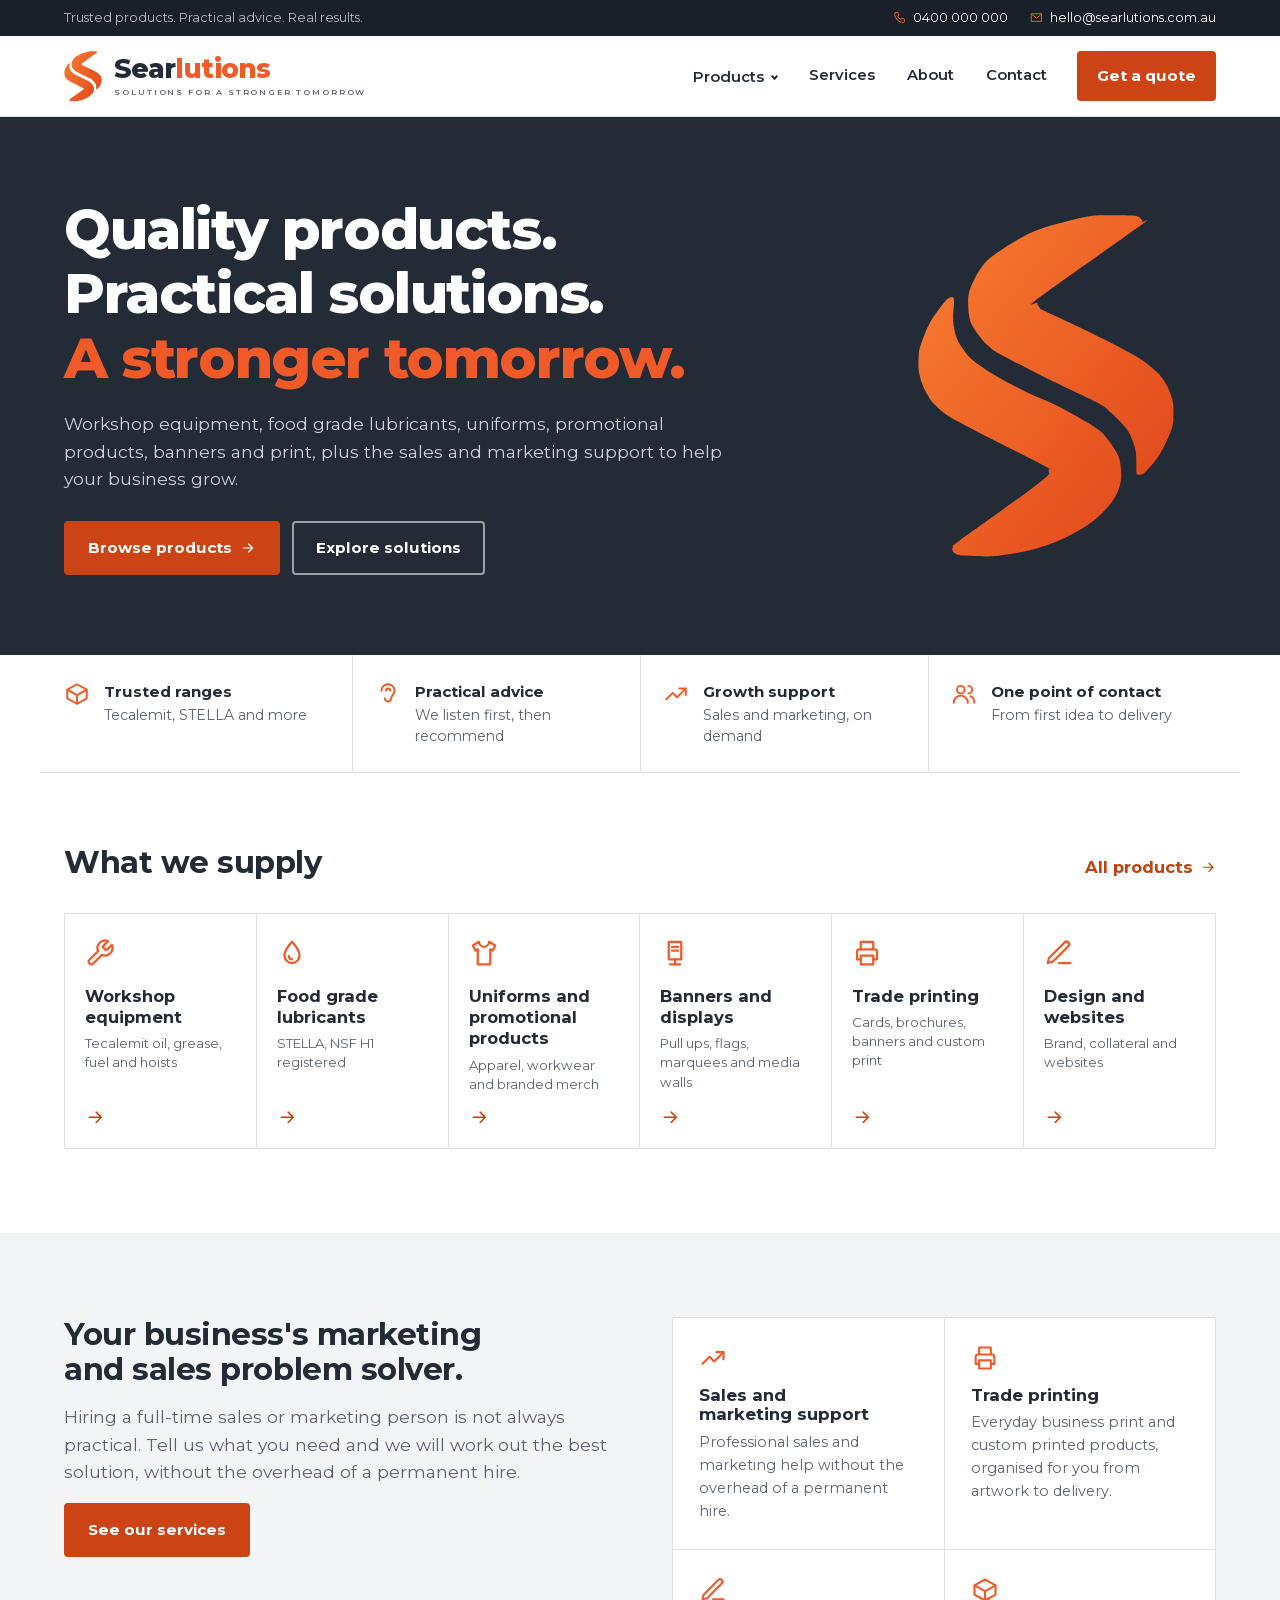
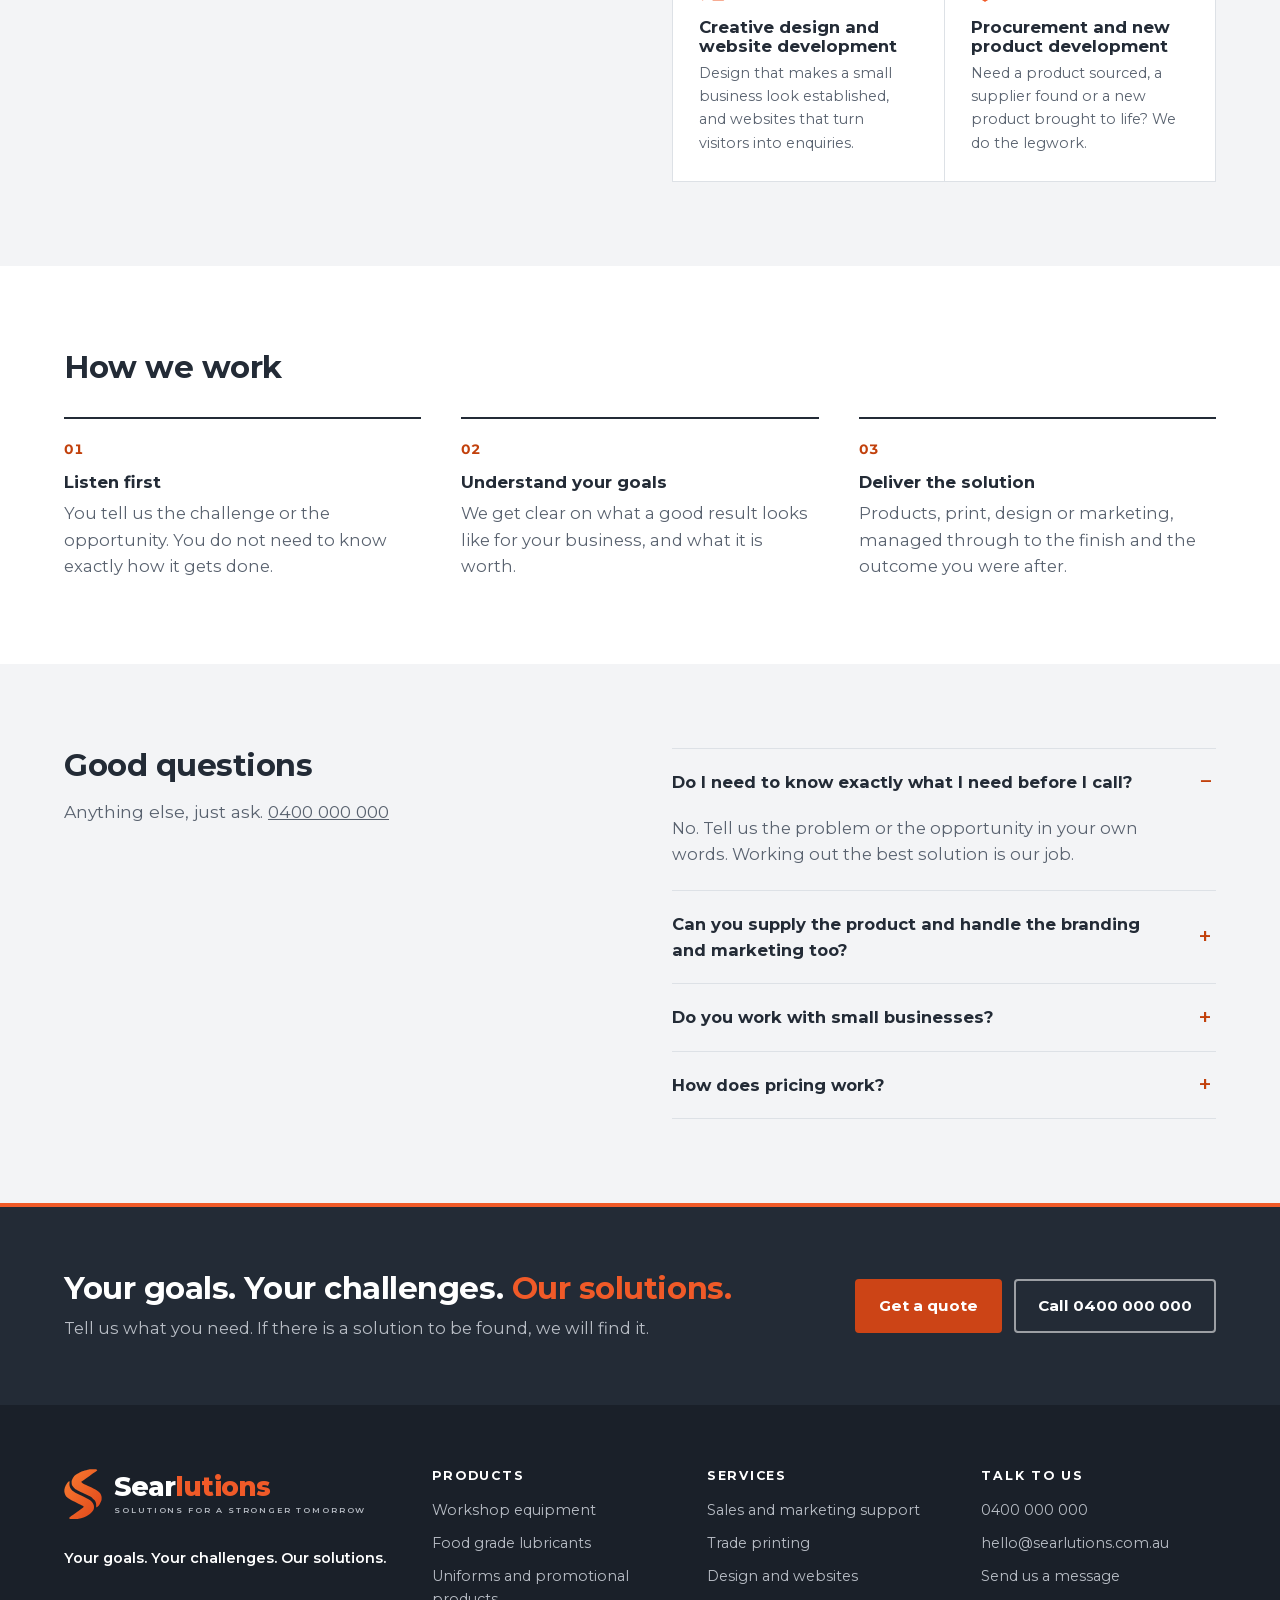
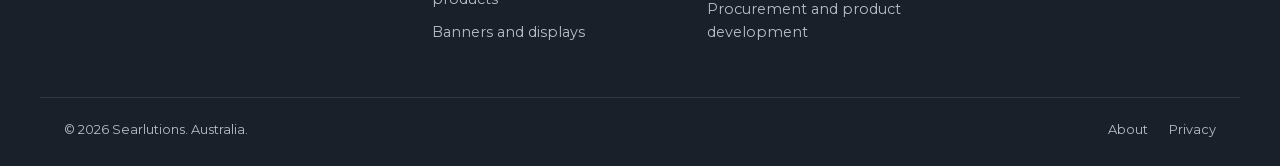
<file: index.html>
<!doctype html>
<html lang="en-AU">
<head>
<meta charset="utf-8">
<meta name="viewport" content="width=device-width, initial-scale=1">
<title>Searlutions | Quality products and practical sales and marketing solutions</title>
<meta name="description" content="Workshop equipment, food grade lubricants, uniforms, promotional products, banners and trade printing, plus on-demand sales and marketing support for small and growing businesses.">
<meta name="robots" content="noindex, nofollow">
<link rel="canonical" href="https://searlutions.com.au/">
<meta name="theme-color" content="#232B36">
<meta property="og:type" content="website">
<meta property="og:site_name" content="Searlutions">
<meta property="og:title" content="Searlutions | Quality products and practical sales and marketing solutions">
<meta property="og:description" content="Workshop equipment, food grade lubricants, uniforms, promotional products, banners and trade printing, plus on-demand sales and marketing support for small and growing businesses.">
<meta property="og:url" content="https://searlutions.com.au/">
<meta property="og:image" content="https://searlutions.com.au/assets/img/og.png">
<meta name="twitter:card" content="summary_large_image">
<link rel="icon" href="assets/img/favicon.svg" type="image/svg+xml">
<link rel="apple-touch-icon" href="assets/img/apple-touch-icon.png">
<link rel="preload" href="assets/fonts/montserrat.woff2" as="font" type="font/woff2" crossorigin>
<link rel="stylesheet" href="assets/css/styles.css?v=109746dc">
<script>document.documentElement.classList.add('js')</script>
<script type="application/ld+json">{"@context": "https://schema.org", "@type": "ProfessionalService", "name": "Searlutions", "slogan": "Solutions for a stronger tomorrow", "url": "https://searlutions.com.au/", "image": "https://searlutions.com.au/assets/img/og.png", "logo": "https://searlutions.com.au/assets/img/icon-512.png", "telephone": "+61400000000", "email": "hello@searlutions.com.au", "areaServed": "Australia", "description": "Quality products and on-demand sales and marketing solutions for small and growing businesses.", "knowsAbout": ["Workshop and lubrication equipment", "Food grade lubricants", "Uniforms and promotional products", "Banners, signage and displays", "Sales and marketing support", "Trade printing", "Creative design and website development", "Procurement and new product development"]}</script>
<script type="application/ld+json">{"@context": "https://schema.org", "@type": "FAQPage", "mainEntity": [{"@type": "Question", "name": "Do I need to know exactly what I need before I call?", "acceptedAnswer": {"@type": "Answer", "text": "No. Tell us the problem or the opportunity in your own words. Working out the best solution is our job."}}, {"@type": "Question", "name": "Can you supply the product and handle the branding and marketing too?", "acceptedAnswer": {"@type": "Answer", "text": "Yes. That is the point of Searlutions. We can source the product, put your brand on it, design the material that sells it and manage the suppliers in between, so you deal with one contact."}}, {"@type": "Question", "name": "Do you work with small businesses?", "acceptedAnswer": {"@type": "Answer", "text": "Searlutions was set up for small and growing businesses that need professional sales and marketing support but do not need, or cannot justify, a full-time hire."}}, {"@type": "Question", "name": "How does pricing work?", "acceptedAnswer": {"@type": "Answer", "text": "Products are quoted to your order. Services are quoted to the job, so you know the cost before work starts."}}]}</script>
</head>
<body>
<a class="skip" href="#main">Skip to content</a>

<div class="topbar">
  <div class="wrap topbar__in">
    <p>Trusted products. Practical advice. Real results.</p>
    <p class="topbar__contact"><a href="tel:+61400000000"><svg class="ico" viewBox="0 0 24 24" fill="none" stroke="currentColor" stroke-width="1.8" stroke-linecap="round" stroke-linejoin="round" aria-hidden="true"><path d="M5 3h4l2 5-2.5 1.5a11 11 0 0 0 6 6L16 13l5 2v4a2 2 0 0 1-2 2A16 16 0 0 1 3 5a2 2 0 0 1 2-2z"/></svg>0400 000 000</a><a href="mailto:hello@searlutions.com.au"><svg class="ico" viewBox="0 0 24 24" fill="none" stroke="currentColor" stroke-width="1.8" stroke-linecap="round" stroke-linejoin="round" aria-hidden="true"><path d="M3 5h18v14H3z"/><path d="m3 6 9 7 9-7"/></svg>hello@searlutions.com.au</a></p>
  </div>
</div>

<header class="bar">
  <div class="wrap bar__in">
    <a class="logo" href="./" aria-label="Searlutions home"><svg xmlns="http://www.w3.org/2000/svg" viewBox="2.7 6.8 61.9 82.3"><defs><linearGradient id="sg1" x1="0" y1="0" x2="1" y2="1"><stop offset="0" stop-color="#F7782F"/><stop offset="1" stop-color="#E24A1C"/></linearGradient></defs><path d="M10.55 27.02C10.27 27.23 10.15 27.13 9.39 28.13C8.62 29.13 6.90 31.30 5.96 33.02C5.03 34.73 4.21 37.09 3.77 38.41C3.33 39.73 3.41 39.93 3.34 40.93C3.28 41.94 3.22 43.30 3.37 44.42C3.51 45.54 3.91 46.75 4.23 47.66C4.56 48.58 4.80 49.08 5.33 49.91C5.85 50.74 6.10 51.52 7.37 52.62C8.63 53.73 8.65 54.19 12.92 56.56C17.19 58.93 29.44 64.95 32.97 66.84C36.51 68.72 33.91 67.60 34.13 67.86C34.36 68.13 34.37 68.15 34.32 68.42C34.27 68.70 34.90 68.57 33.83 69.52C32.75 70.48 31.40 71.57 27.87 74.15C24.35 76.74 15.42 83.05 12.70 85.05C9.98 87.05 11.77 85.77 11.56 86.15C11.35 86.52 11.28 86.96 11.44 87.29C11.60 87.61 12.04 87.92 12.50 88.10C12.96 88.28 13.02 88.30 14.19 88.37C15.36 88.45 18.04 88.57 19.50 88.56C20.97 88.54 21.15 88.56 22.99 88.28C24.83 88.01 27.96 87.61 30.52 86.90C33.08 86.19 35.95 85.15 38.33 84.03C40.71 82.90 43.12 81.40 44.82 80.17C46.51 78.93 47.64 77.55 48.50 76.61C49.37 75.67 49.59 75.27 50.02 74.54C50.44 73.82 50.79 73.06 51.04 72.27C51.30 71.48 51.49 70.78 51.54 69.80C51.58 68.83 51.48 67.37 51.32 66.41C51.15 65.45 51.07 65.00 50.55 64.03C50.04 63.05 49.11 61.59 48.21 60.54C47.31 59.48 47.11 59.01 45.14 57.71C43.17 56.41 39.13 54.15 36.41 52.75C33.69 51.35 31.19 50.49 28.82 49.33C26.45 48.18 24.22 47.03 22.17 45.82C20.12 44.62 17.86 43.14 16.52 42.08C15.19 41.03 14.83 40.42 14.14 39.51C13.46 38.60 12.85 37.79 12.42 36.62C11.99 35.45 11.66 34.02 11.54 32.50C11.43 30.97 11.82 28.42 11.74 27.49C11.67 26.55 11.29 26.95 11.09 26.88C10.89 26.80 10.84 26.81 10.55 27.02Z" fill="url(#sg1)"/><path d="M28.86 12.09C27.11 12.94 25.21 14.17 23.79 15.08C22.37 15.99 21.21 16.83 20.35 17.53C19.49 18.24 19.22 18.54 18.63 19.30C18.04 20.07 17.33 21.15 16.81 22.13C16.29 23.11 15.76 24.25 15.48 25.18C15.20 26.12 15.14 26.73 15.11 27.74C15.09 28.74 15.17 30.24 15.33 31.22C15.49 32.20 15.56 32.64 16.09 33.61C16.62 34.58 17.80 36.19 18.51 37.06C19.22 37.93 19.72 38.29 20.37 38.82C21.03 39.35 20.36 39.11 22.43 40.25C24.51 41.39 28.96 43.73 32.82 45.65C36.69 47.58 42.90 50.36 45.61 51.80C48.31 53.25 47.98 53.38 49.07 54.32C50.17 55.26 51.42 56.58 52.18 57.45C52.94 58.32 53.16 58.54 53.63 59.54C54.10 60.55 54.74 62.00 55.00 63.49C55.25 64.98 55.10 67.58 55.18 68.49C55.25 69.41 55.24 68.89 55.45 68.99C55.66 69.08 56.06 69.23 56.43 69.07C56.80 68.92 56.93 68.90 57.66 68.06C58.39 67.23 59.82 65.76 60.82 64.09C61.81 62.41 63.09 59.61 63.62 58.03C64.14 56.45 63.93 55.59 63.97 54.58C64.02 53.57 64.01 52.82 63.88 51.98C63.75 51.15 63.48 50.34 63.19 49.57C62.89 48.79 62.63 48.14 62.10 47.32C61.57 46.50 61.15 45.72 60.01 44.67C58.88 43.62 57.80 42.53 55.29 41.02C52.77 39.50 48.53 37.38 44.91 35.58C41.30 33.79 35.71 31.29 33.59 30.25C31.47 29.21 32.52 29.70 32.18 29.36C31.85 29.01 31.60 28.60 31.58 28.20C31.55 27.79 28.03 29.94 32.03 26.93C36.04 23.92 51.55 13.12 55.63 10.15C59.70 7.17 56.36 9.33 56.51 9.06C56.66 8.79 56.66 8.75 56.51 8.52C56.35 8.28 56.01 7.85 55.58 7.66C55.15 7.47 55.25 7.42 53.93 7.37C52.61 7.32 49.44 7.28 47.67 7.34C45.89 7.39 45.51 7.28 43.29 7.72C41.06 8.16 36.71 9.25 34.30 9.98C31.90 10.71 30.62 11.24 28.86 12.09Z" fill="url(#sg1)"/></svg><span class="logo__text"><span class="logo__name">Sear<b>lutions</b></span><span class="logo__tag">Solutions for a stronger tomorrow</span></span></a>
    <button class="bar__menu" type="button" aria-expanded="false" aria-controls="nav"><span></span>Menu</button>
    <nav class="bar__nav" id="nav" aria-label="Main">
      <div class="drop">
        <a href="products.html" data-nav="products">Products</a>
        <div class="drop__panel"><a href="workshop-equipment.html"><svg class="ico" viewBox="0 0 24 24" fill="none" stroke="currentColor" stroke-width="1.8" stroke-linecap="round" stroke-linejoin="round" aria-hidden="true"><path d="M14.7 6.3a1 1 0 0 0 0 1.4l1.6 1.6a1 1 0 0 0 1.4 0l3.77-3.77a6 6 0 0 1-7.94 7.94l-6.91 6.91a2.12 2.12 0 0 1-3-3l6.91-6.91a6 6 0 0 1 7.94-7.94z"/></svg><span>Workshop and lubrication equipment</span></a><a href="food-grade-lubricants.html"><svg class="ico" viewBox="0 0 24 24" fill="none" stroke="currentColor" stroke-width="1.8" stroke-linecap="round" stroke-linejoin="round" aria-hidden="true"><path d="M12 3s6 6.5 6 11a6 6 0 0 1-12 0c0-4.5 6-11 6-11z"/><path d="M9.5 14.5a2.5 2.5 0 0 0 2.5 2.5"/></svg><span>Food grade lubricants</span></a><a href="uniforms-promotional-products.html"><svg class="ico" viewBox="0 0 24 24" fill="none" stroke="currentColor" stroke-width="1.8" stroke-linecap="round" stroke-linejoin="round" aria-hidden="true"><path d="M8 3 3 6l2 4 2-1v12h10V9l2 1 2-4-5-3a4 4 0 0 1-8 0z"/></svg><span>Uniforms and promotional products</span></a><a href="banners-displays.html"><svg class="ico" viewBox="0 0 24 24" fill="none" stroke="currentColor" stroke-width="1.8" stroke-linecap="round" stroke-linejoin="round" aria-hidden="true"><path d="M7 3h10v14H7z"/><path d="M12 17v4M8 21h8M9.5 7h5M9.5 10h5"/></svg><span>Banners, signage and displays</span></a></div>
      </div>
      <a href="services.html" data-nav="services">Services</a>
      <a href="about.html" data-nav="about">About</a>
      <a href="contact.html" data-nav="contact">Contact</a>
      <a class="button" href="contact.html">Get a quote</a>
    </nav>
  </div>
</header>

<main id="main">
<section class="hero" aria-labelledby="hero-h">
  <div class="wrap hero__in">
    <div class="hero__copy">
      <h1 id="hero-h">Quality products.<br>Practical solutions.<br><em>A stronger tomorrow.</em></h1>
      <p class="lead">Workshop equipment, food grade lubricants, uniforms, promotional products, banners and print, plus the sales and marketing support to help your business grow.</p>
      <p class="actions"><a class="button" href="products.html">Browse products <svg class="ico" viewBox="0 0 24 24" fill="none" stroke="currentColor" stroke-width="1.8" stroke-linecap="round" stroke-linejoin="round" aria-hidden="true"><path d="M5 12h14M13 6l6 6-6 6"/></svg></a> <a class="button button--ghost-light" href="services.html">Explore solutions</a></p>
    </div>
    <div class="hero__mark" aria-hidden="true"><svg xmlns="http://www.w3.org/2000/svg" viewBox="2.7 6.8 61.9 82.3"><defs><linearGradient id="sg3" x1="0" y1="0" x2="1" y2="1"><stop offset="0" stop-color="#F7782F"/><stop offset="1" stop-color="#E24A1C"/></linearGradient></defs><path d="M10.55 27.02C10.27 27.23 10.15 27.13 9.39 28.13C8.62 29.13 6.90 31.30 5.96 33.02C5.03 34.73 4.21 37.09 3.77 38.41C3.33 39.73 3.41 39.93 3.34 40.93C3.28 41.94 3.22 43.30 3.37 44.42C3.51 45.54 3.91 46.75 4.23 47.66C4.56 48.58 4.80 49.08 5.33 49.91C5.85 50.74 6.10 51.52 7.37 52.62C8.63 53.73 8.65 54.19 12.92 56.56C17.19 58.93 29.44 64.95 32.97 66.84C36.51 68.72 33.91 67.60 34.13 67.86C34.36 68.13 34.37 68.15 34.32 68.42C34.27 68.70 34.90 68.57 33.83 69.52C32.75 70.48 31.40 71.57 27.87 74.15C24.35 76.74 15.42 83.05 12.70 85.05C9.98 87.05 11.77 85.77 11.56 86.15C11.35 86.52 11.28 86.96 11.44 87.29C11.60 87.61 12.04 87.92 12.50 88.10C12.96 88.28 13.02 88.30 14.19 88.37C15.36 88.45 18.04 88.57 19.50 88.56C20.97 88.54 21.15 88.56 22.99 88.28C24.83 88.01 27.96 87.61 30.52 86.90C33.08 86.19 35.95 85.15 38.33 84.03C40.71 82.90 43.12 81.40 44.82 80.17C46.51 78.93 47.64 77.55 48.50 76.61C49.37 75.67 49.59 75.27 50.02 74.54C50.44 73.82 50.79 73.06 51.04 72.27C51.30 71.48 51.49 70.78 51.54 69.80C51.58 68.83 51.48 67.37 51.32 66.41C51.15 65.45 51.07 65.00 50.55 64.03C50.04 63.05 49.11 61.59 48.21 60.54C47.31 59.48 47.11 59.01 45.14 57.71C43.17 56.41 39.13 54.15 36.41 52.75C33.69 51.35 31.19 50.49 28.82 49.33C26.45 48.18 24.22 47.03 22.17 45.82C20.12 44.62 17.86 43.14 16.52 42.08C15.19 41.03 14.83 40.42 14.14 39.51C13.46 38.60 12.85 37.79 12.42 36.62C11.99 35.45 11.66 34.02 11.54 32.50C11.43 30.97 11.82 28.42 11.74 27.49C11.67 26.55 11.29 26.95 11.09 26.88C10.89 26.80 10.84 26.81 10.55 27.02Z" fill="url(#sg3)"/><path d="M28.86 12.09C27.11 12.94 25.21 14.17 23.79 15.08C22.37 15.99 21.21 16.83 20.35 17.53C19.49 18.24 19.22 18.54 18.63 19.30C18.04 20.07 17.33 21.15 16.81 22.13C16.29 23.11 15.76 24.25 15.48 25.18C15.20 26.12 15.14 26.73 15.11 27.74C15.09 28.74 15.17 30.24 15.33 31.22C15.49 32.20 15.56 32.64 16.09 33.61C16.62 34.58 17.80 36.19 18.51 37.06C19.22 37.93 19.72 38.29 20.37 38.82C21.03 39.35 20.36 39.11 22.43 40.25C24.51 41.39 28.96 43.73 32.82 45.65C36.69 47.58 42.90 50.36 45.61 51.80C48.31 53.25 47.98 53.38 49.07 54.32C50.17 55.26 51.42 56.58 52.18 57.45C52.94 58.32 53.16 58.54 53.63 59.54C54.10 60.55 54.74 62.00 55.00 63.49C55.25 64.98 55.10 67.58 55.18 68.49C55.25 69.41 55.24 68.89 55.45 68.99C55.66 69.08 56.06 69.23 56.43 69.07C56.80 68.92 56.93 68.90 57.66 68.06C58.39 67.23 59.82 65.76 60.82 64.09C61.81 62.41 63.09 59.61 63.62 58.03C64.14 56.45 63.93 55.59 63.97 54.58C64.02 53.57 64.01 52.82 63.88 51.98C63.75 51.15 63.48 50.34 63.19 49.57C62.89 48.79 62.63 48.14 62.10 47.32C61.57 46.50 61.15 45.72 60.01 44.67C58.88 43.62 57.80 42.53 55.29 41.02C52.77 39.50 48.53 37.38 44.91 35.58C41.30 33.79 35.71 31.29 33.59 30.25C31.47 29.21 32.52 29.70 32.18 29.36C31.85 29.01 31.60 28.60 31.58 28.20C31.55 27.79 28.03 29.94 32.03 26.93C36.04 23.92 51.55 13.12 55.63 10.15C59.70 7.17 56.36 9.33 56.51 9.06C56.66 8.79 56.66 8.75 56.51 8.52C56.35 8.28 56.01 7.85 55.58 7.66C55.15 7.47 55.25 7.42 53.93 7.37C52.61 7.32 49.44 7.28 47.67 7.34C45.89 7.39 45.51 7.28 43.29 7.72C41.06 8.16 36.71 9.25 34.30 9.98C31.90 10.71 30.62 11.24 28.86 12.09Z" fill="url(#sg3)"/></svg></div>
  </div>
</section>

<ul class="points wrap" aria-label="Why Searlutions">
  <li><svg class="ico" viewBox="0 0 24 24" fill="none" stroke="currentColor" stroke-width="1.8" stroke-linecap="round" stroke-linejoin="round" aria-hidden="true"><path d="M21 8 12 3 3 8v8l9 5 9-5z"/><path d="m3 8 9 5 9-5M12 13v8"/></svg><span><b>Trusted ranges</b>Tecalemit, STELLA and more</span></li>
  <li><svg class="ico" viewBox="0 0 24 24" fill="none" stroke="currentColor" stroke-width="1.8" stroke-linecap="round" stroke-linejoin="round" aria-hidden="true"><path d="M6 9a6 6 0 1 1 12 0c0 3-3 4-3 7a3 3 0 0 1-6 0"/><path d="M10 9a2 2 0 1 1 4 0"/></svg><span><b>Practical advice</b>We listen first, then recommend</span></li>
  <li><svg class="ico" viewBox="0 0 24 24" fill="none" stroke="currentColor" stroke-width="1.8" stroke-linecap="round" stroke-linejoin="round" aria-hidden="true"><path d="M3 17l6-6 4 4 8-8"/><path d="M15 7h6v6"/></svg><span><b>Growth support</b>Sales and marketing, on demand</span></li>
  <li><svg class="ico" viewBox="0 0 24 24" fill="none" stroke="currentColor" stroke-width="1.8" stroke-linecap="round" stroke-linejoin="round" aria-hidden="true"><circle cx="9" cy="8" r="3.5"/><path d="M2.5 20a6.5 6.5 0 0 1 13 0"/><path d="M16 4.5a3.5 3.5 0 0 1 0 7M18 14a6.5 6.5 0 0 1 3.5 6"/></svg><span><b>One point of contact</b>From first idea to delivery</span></li>
</ul>

<section class="sec sec--tiles" aria-labelledby="cat-h">
  <div class="wrap">
    <div class="head-row">
      <h2 class="head" id="cat-h">What we supply</h2>
      <a class="link" href="products.html">All products <svg class="ico" viewBox="0 0 24 24" fill="none" stroke="currentColor" stroke-width="1.8" stroke-linecap="round" stroke-linejoin="round" aria-hidden="true"><path d="M5 12h14M13 6l6 6-6 6"/></svg></a>
    </div>
    <ul class="tiles"><li><a class="tile" href="workshop-equipment.html"><svg class="ico" viewBox="0 0 24 24" fill="none" stroke="currentColor" stroke-width="1.8" stroke-linecap="round" stroke-linejoin="round" aria-hidden="true"><path d="M14.7 6.3a1 1 0 0 0 0 1.4l1.6 1.6a1 1 0 0 0 1.4 0l3.77-3.77a6 6 0 0 1-7.94 7.94l-6.91 6.91a2.12 2.12 0 0 1-3-3l6.91-6.91a6 6 0 0 1 7.94-7.94z"/></svg><span class="tile__name">Workshop equipment</span><span class="tile__sub">Tecalemit oil, grease, fuel and hoists</span><svg class="ico tile__go" viewBox="0 0 24 24" fill="none" stroke="currentColor" stroke-width="1.8" stroke-linecap="round" stroke-linejoin="round" aria-hidden="true"><path d="M5 12h14M13 6l6 6-6 6"/></svg></a></li><li><a class="tile" href="food-grade-lubricants.html"><svg class="ico" viewBox="0 0 24 24" fill="none" stroke="currentColor" stroke-width="1.8" stroke-linecap="round" stroke-linejoin="round" aria-hidden="true"><path d="M12 3s6 6.5 6 11a6 6 0 0 1-12 0c0-4.5 6-11 6-11z"/><path d="M9.5 14.5a2.5 2.5 0 0 0 2.5 2.5"/></svg><span class="tile__name">Food grade lubricants</span><span class="tile__sub">STELLA, NSF H1 registered</span><svg class="ico tile__go" viewBox="0 0 24 24" fill="none" stroke="currentColor" stroke-width="1.8" stroke-linecap="round" stroke-linejoin="round" aria-hidden="true"><path d="M5 12h14M13 6l6 6-6 6"/></svg></a></li><li><a class="tile" href="uniforms-promotional-products.html"><svg class="ico" viewBox="0 0 24 24" fill="none" stroke="currentColor" stroke-width="1.8" stroke-linecap="round" stroke-linejoin="round" aria-hidden="true"><path d="M8 3 3 6l2 4 2-1v12h10V9l2 1 2-4-5-3a4 4 0 0 1-8 0z"/></svg><span class="tile__name">Uniforms and promotional products</span><span class="tile__sub">Apparel, workwear and branded merch</span><svg class="ico tile__go" viewBox="0 0 24 24" fill="none" stroke="currentColor" stroke-width="1.8" stroke-linecap="round" stroke-linejoin="round" aria-hidden="true"><path d="M5 12h14M13 6l6 6-6 6"/></svg></a></li><li><a class="tile" href="banners-displays.html"><svg class="ico" viewBox="0 0 24 24" fill="none" stroke="currentColor" stroke-width="1.8" stroke-linecap="round" stroke-linejoin="round" aria-hidden="true"><path d="M7 3h10v14H7z"/><path d="M12 17v4M8 21h8M9.5 7h5M9.5 10h5"/></svg><span class="tile__name">Banners and displays</span><span class="tile__sub">Pull ups, flags, marquees and media walls</span><svg class="ico tile__go" viewBox="0 0 24 24" fill="none" stroke="currentColor" stroke-width="1.8" stroke-linecap="round" stroke-linejoin="round" aria-hidden="true"><path d="M5 12h14M13 6l6 6-6 6"/></svg></a></li><li><a class="tile" href="services.html#printing"><svg class="ico" viewBox="0 0 24 24" fill="none" stroke="currentColor" stroke-width="1.8" stroke-linecap="round" stroke-linejoin="round" aria-hidden="true"><path d="M7 9V3h10v6"/><path d="M7 17H4v-6a2 2 0 0 1 2-2h12a2 2 0 0 1 2 2v6h-3"/><path d="M7 14h10v7H7z"/></svg><span class="tile__name">Trade printing</span><span class="tile__sub">Cards, brochures, banners and custom print</span><svg class="ico tile__go" viewBox="0 0 24 24" fill="none" stroke="currentColor" stroke-width="1.8" stroke-linecap="round" stroke-linejoin="round" aria-hidden="true"><path d="M5 12h14M13 6l6 6-6 6"/></svg></a></li><li><a class="tile" href="services.html#design"><svg class="ico" viewBox="0 0 24 24" fill="none" stroke="currentColor" stroke-width="1.8" stroke-linecap="round" stroke-linejoin="round" aria-hidden="true"><path d="M12 20h9"/><path d="M16.5 3.5a2.1 2.1 0 0 1 3 3L7 19l-4 1 1-4z"/></svg><span class="tile__name">Design and websites</span><span class="tile__sub">Brand, collateral and websites</span><svg class="ico tile__go" viewBox="0 0 24 24" fill="none" stroke="currentColor" stroke-width="1.8" stroke-linecap="round" stroke-linejoin="round" aria-hidden="true"><path d="M5 12h14M13 6l6 6-6 6"/></svg></a></li></ul>
  </div>
</section>

<section class="sec sec--paper" aria-labelledby="solve-h">
  <div class="wrap split split--top">
    <div>
      <h2 id="solve-h">Your business's marketing and sales problem solver.</h2>
      <p class="lead">Hiring a full-time sales or marketing person is not always practical. Tell us what you need and we will work out the best solution, without the overhead of a permanent hire.</p>
      <a class="button" href="services.html">See our services</a>
    </div>
    <ul class="svc"><li><a href="services.html#support"><svg class="ico" viewBox="0 0 24 24" fill="none" stroke="currentColor" stroke-width="1.8" stroke-linecap="round" stroke-linejoin="round" aria-hidden="true"><path d="M3 17l6-6 4 4 8-8"/><path d="M15 7h6v6"/></svg><h3>Sales and marketing support</h3><p>Professional sales and marketing help without the overhead of a permanent hire.</p></a></li><li><a href="services.html#printing"><svg class="ico" viewBox="0 0 24 24" fill="none" stroke="currentColor" stroke-width="1.8" stroke-linecap="round" stroke-linejoin="round" aria-hidden="true"><path d="M7 9V3h10v6"/><path d="M7 17H4v-6a2 2 0 0 1 2-2h12a2 2 0 0 1 2 2v6h-3"/><path d="M7 14h10v7H7z"/></svg><h3>Trade printing</h3><p>Everyday business print and custom printed products, organised for you from artwork to delivery.</p></a></li><li><a href="services.html#design"><svg class="ico" viewBox="0 0 24 24" fill="none" stroke="currentColor" stroke-width="1.8" stroke-linecap="round" stroke-linejoin="round" aria-hidden="true"><path d="M12 20h9"/><path d="M16.5 3.5a2.1 2.1 0 0 1 3 3L7 19l-4 1 1-4z"/></svg><h3>Creative design and website development</h3><p>Design that makes a small business look established, and websites that turn visitors into enquiries.</p></a></li><li><a href="services.html#procurement"><svg class="ico" viewBox="0 0 24 24" fill="none" stroke="currentColor" stroke-width="1.8" stroke-linecap="round" stroke-linejoin="round" aria-hidden="true"><path d="M21 8 12 3 3 8v8l9 5 9-5z"/><path d="m3 8 9 5 9-5M12 13v8"/></svg><h3>Procurement and new product development</h3><p>Need a product sourced, a supplier found or a new product brought to life? We do the legwork.</p></a></li></ul>
  </div>
</section>

<section class="sec" aria-labelledby="how-h">
  <div class="wrap">
    <h2 class="head" id="how-h">How we work</h2>
    <ol class="steps">
      <li><span class="steps__n">01</span><h3>Listen first</h3><p>You tell us the challenge or the opportunity. You do not need to know exactly how it gets done.</p></li>
      <li><span class="steps__n">02</span><h3>Understand your goals</h3><p>We get clear on what a good result looks like for your business, and what it is worth.</p></li>
      <li><span class="steps__n">03</span><h3>Deliver the solution</h3><p>Products, print, design or marketing, managed through to the finish and the outcome you were after.</p></li>
    </ol>
  </div>
</section>

<section class="sec sec--paper" aria-labelledby="faq-h">
  <div class="wrap split split--top">
    <div>
      <h2 id="faq-h">Good questions</h2>
      <p class="lead">Anything else, just ask. <a href="tel:+61400000000">0400 000 000</a></p>
    </div>
    <div class="faq"><details class="qa" name="qa" open><summary>Do I need to know exactly what I need before I call?</summary><p>No. Tell us the problem or the opportunity in your own words. Working out the best solution is our job.</p></details>
<details class="qa" name="qa"><summary>Can you supply the product and handle the branding and marketing too?</summary><p>Yes. That is the point of Searlutions. We can source the product, put your brand on it, design the material that sells it and manage the suppliers in between, so you deal with one contact.</p></details>
<details class="qa" name="qa"><summary>Do you work with small businesses?</summary><p>Searlutions was set up for small and growing businesses that need professional sales and marketing support but do not need, or cannot justify, a full-time hire.</p></details>
<details class="qa" name="qa"><summary>How does pricing work?</summary><p>Products are quoted to your order. Services are quoted to the job, so you know the cost before work starts.</p></details></div>
  </div>
</section>

<section class="cta" aria-labelledby="cta-h">
  <div class="wrap cta__in">
    <div>
      <h2 id="cta-h">Your goals. Your challenges. <em>Our solutions.</em></h2>
      <p>Tell us what you need. If there is a solution to be found, we will find it.</p>
    </div>
    <p class="actions"><a class="button" href="contact.html">Get a quote</a> <a class="button button--ghost-light" href="tel:+61400000000">Call 0400 000 000</a></p>
  </div>
</section>


</main>

<footer class="foot">
  <div class="wrap foot__grid">
    <div class="foot__brand">
      <a class="logo logo--light" href="./" aria-label="Searlutions home"><svg xmlns="http://www.w3.org/2000/svg" viewBox="2.7 6.8 61.9 82.3"><defs><linearGradient id="sg2" x1="0" y1="0" x2="1" y2="1"><stop offset="0" stop-color="#F7782F"/><stop offset="1" stop-color="#E24A1C"/></linearGradient></defs><path d="M10.55 27.02C10.27 27.23 10.15 27.13 9.39 28.13C8.62 29.13 6.90 31.30 5.96 33.02C5.03 34.73 4.21 37.09 3.77 38.41C3.33 39.73 3.41 39.93 3.34 40.93C3.28 41.94 3.22 43.30 3.37 44.42C3.51 45.54 3.91 46.75 4.23 47.66C4.56 48.58 4.80 49.08 5.33 49.91C5.85 50.74 6.10 51.52 7.37 52.62C8.63 53.73 8.65 54.19 12.92 56.56C17.19 58.93 29.44 64.95 32.97 66.84C36.51 68.72 33.91 67.60 34.13 67.86C34.36 68.13 34.37 68.15 34.32 68.42C34.27 68.70 34.90 68.57 33.83 69.52C32.75 70.48 31.40 71.57 27.87 74.15C24.35 76.74 15.42 83.05 12.70 85.05C9.98 87.05 11.77 85.77 11.56 86.15C11.35 86.52 11.28 86.96 11.44 87.29C11.60 87.61 12.04 87.92 12.50 88.10C12.96 88.28 13.02 88.30 14.19 88.37C15.36 88.45 18.04 88.57 19.50 88.56C20.97 88.54 21.15 88.56 22.99 88.28C24.83 88.01 27.96 87.61 30.52 86.90C33.08 86.19 35.95 85.15 38.33 84.03C40.71 82.90 43.12 81.40 44.82 80.17C46.51 78.93 47.64 77.55 48.50 76.61C49.37 75.67 49.59 75.27 50.02 74.54C50.44 73.82 50.79 73.06 51.04 72.27C51.30 71.48 51.49 70.78 51.54 69.80C51.58 68.83 51.48 67.37 51.32 66.41C51.15 65.45 51.07 65.00 50.55 64.03C50.04 63.05 49.11 61.59 48.21 60.54C47.31 59.48 47.11 59.01 45.14 57.71C43.17 56.41 39.13 54.15 36.41 52.75C33.69 51.35 31.19 50.49 28.82 49.33C26.45 48.18 24.22 47.03 22.17 45.82C20.12 44.62 17.86 43.14 16.52 42.08C15.19 41.03 14.83 40.42 14.14 39.51C13.46 38.60 12.85 37.79 12.42 36.62C11.99 35.45 11.66 34.02 11.54 32.50C11.43 30.97 11.82 28.42 11.74 27.49C11.67 26.55 11.29 26.95 11.09 26.88C10.89 26.80 10.84 26.81 10.55 27.02Z" fill="url(#sg2)"/><path d="M28.86 12.09C27.11 12.94 25.21 14.17 23.79 15.08C22.37 15.99 21.21 16.83 20.35 17.53C19.49 18.24 19.22 18.54 18.63 19.30C18.04 20.07 17.33 21.15 16.81 22.13C16.29 23.11 15.76 24.25 15.48 25.18C15.20 26.12 15.14 26.73 15.11 27.74C15.09 28.74 15.17 30.24 15.33 31.22C15.49 32.20 15.56 32.64 16.09 33.61C16.62 34.58 17.80 36.19 18.51 37.06C19.22 37.93 19.72 38.29 20.37 38.82C21.03 39.35 20.36 39.11 22.43 40.25C24.51 41.39 28.96 43.73 32.82 45.65C36.69 47.58 42.90 50.36 45.61 51.80C48.31 53.25 47.98 53.38 49.07 54.32C50.17 55.26 51.42 56.58 52.18 57.45C52.94 58.32 53.16 58.54 53.63 59.54C54.10 60.55 54.74 62.00 55.00 63.49C55.25 64.98 55.10 67.58 55.18 68.49C55.25 69.41 55.24 68.89 55.45 68.99C55.66 69.08 56.06 69.23 56.43 69.07C56.80 68.92 56.93 68.90 57.66 68.06C58.39 67.23 59.82 65.76 60.82 64.09C61.81 62.41 63.09 59.61 63.62 58.03C64.14 56.45 63.93 55.59 63.97 54.58C64.02 53.57 64.01 52.82 63.88 51.98C63.75 51.15 63.48 50.34 63.19 49.57C62.89 48.79 62.63 48.14 62.10 47.32C61.57 46.50 61.15 45.72 60.01 44.67C58.88 43.62 57.80 42.53 55.29 41.02C52.77 39.50 48.53 37.38 44.91 35.58C41.30 33.79 35.71 31.29 33.59 30.25C31.47 29.21 32.52 29.70 32.18 29.36C31.85 29.01 31.60 28.60 31.58 28.20C31.55 27.79 28.03 29.94 32.03 26.93C36.04 23.92 51.55 13.12 55.63 10.15C59.70 7.17 56.36 9.33 56.51 9.06C56.66 8.79 56.66 8.75 56.51 8.52C56.35 8.28 56.01 7.85 55.58 7.66C55.15 7.47 55.25 7.42 53.93 7.37C52.61 7.32 49.44 7.28 47.67 7.34C45.89 7.39 45.51 7.28 43.29 7.72C41.06 8.16 36.71 9.25 34.30 9.98C31.90 10.71 30.62 11.24 28.86 12.09Z" fill="url(#sg2)"/></svg><span class="logo__text"><span class="logo__name">Sear<b>lutions</b></span><span class="logo__tag">Solutions for a stronger tomorrow</span></span></a>
      <p>Your goals. Your challenges. Our solutions.</p>
    </div>
    <div>
      <h2>Products</h2>
      <ul><li><a href="workshop-equipment.html">Workshop equipment</a></li><li><a href="food-grade-lubricants.html">Food grade lubricants</a></li><li><a href="uniforms-promotional-products.html">Uniforms and promotional products</a></li><li><a href="banners-displays.html">Banners and displays</a></li></ul>
    </div>
    <div>
      <h2>Services</h2>
      <ul><li><a href="services.html#support">Sales and marketing support</a></li><li><a href="services.html#printing">Trade printing</a></li><li><a href="services.html#design">Design and websites</a></li><li><a href="services.html#procurement">Procurement and product development</a></li></ul>
    </div>
    <div>
      <h2>Talk to us</h2>
      <ul><li><a href="tel:+61400000000">0400 000 000</a></li><li><a href="mailto:hello@searlutions.com.au">hello@searlutions.com.au</a></li><li><a href="contact.html">Send us a message</a></li></ul>
    </div>
  </div>
  <div class="wrap foot__meta">
    <p>&copy; 2026 Searlutions. Australia.</p>
    <p><a href="about.html">About</a> <a href="privacy.html">Privacy</a></p>
  </div>
</footer>

<div class="callbar">
  <a href="tel:+61400000000"><svg class="ico" viewBox="0 0 24 24" fill="none" stroke="currentColor" stroke-width="1.8" stroke-linecap="round" stroke-linejoin="round" aria-hidden="true"><path d="M5 3h4l2 5-2.5 1.5a11 11 0 0 0 6 6L16 13l5 2v4a2 2 0 0 1-2 2A16 16 0 0 1 3 5a2 2 0 0 1 2-2z"/></svg>Call</a>
  <a class="callbar__main" href="contact.html">Get a quote</a>
</div>

<script src="assets/js/main.js?v=109746dc" defer></script>
</body>
</html>
</file>
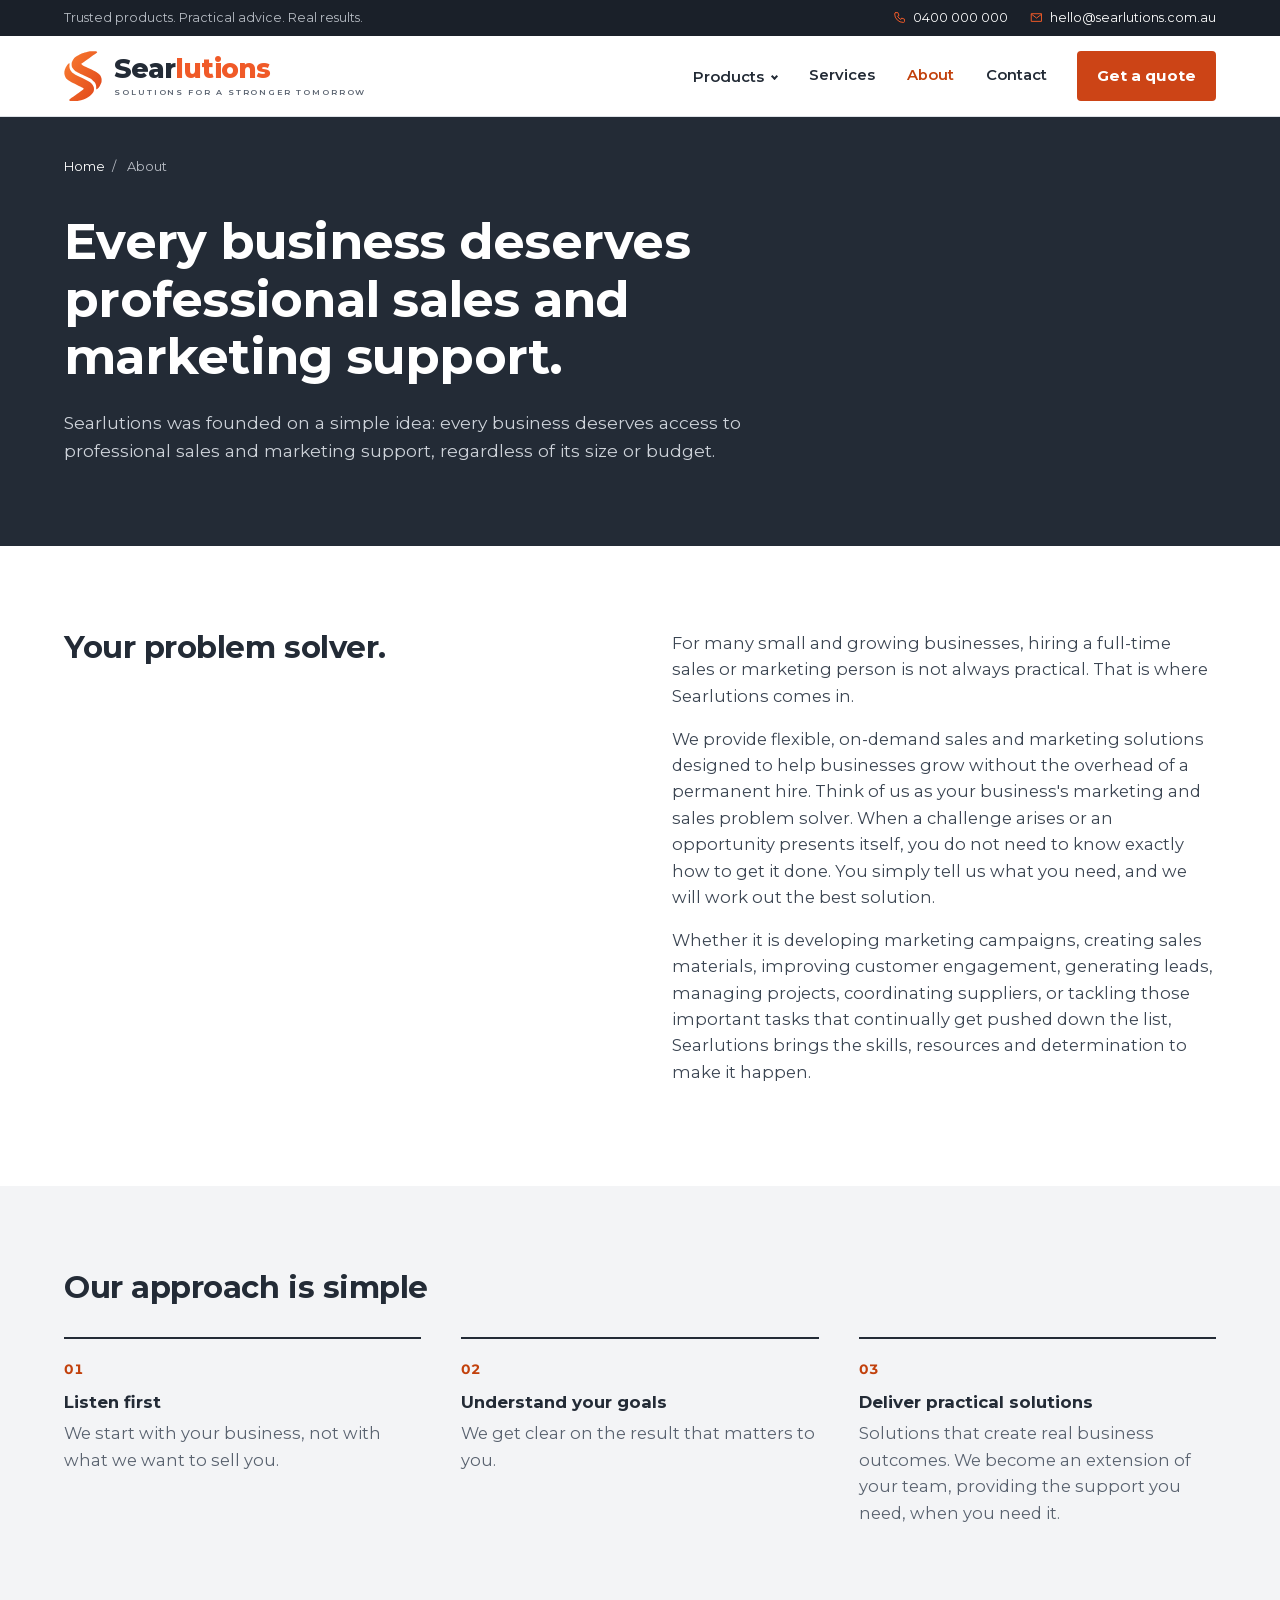
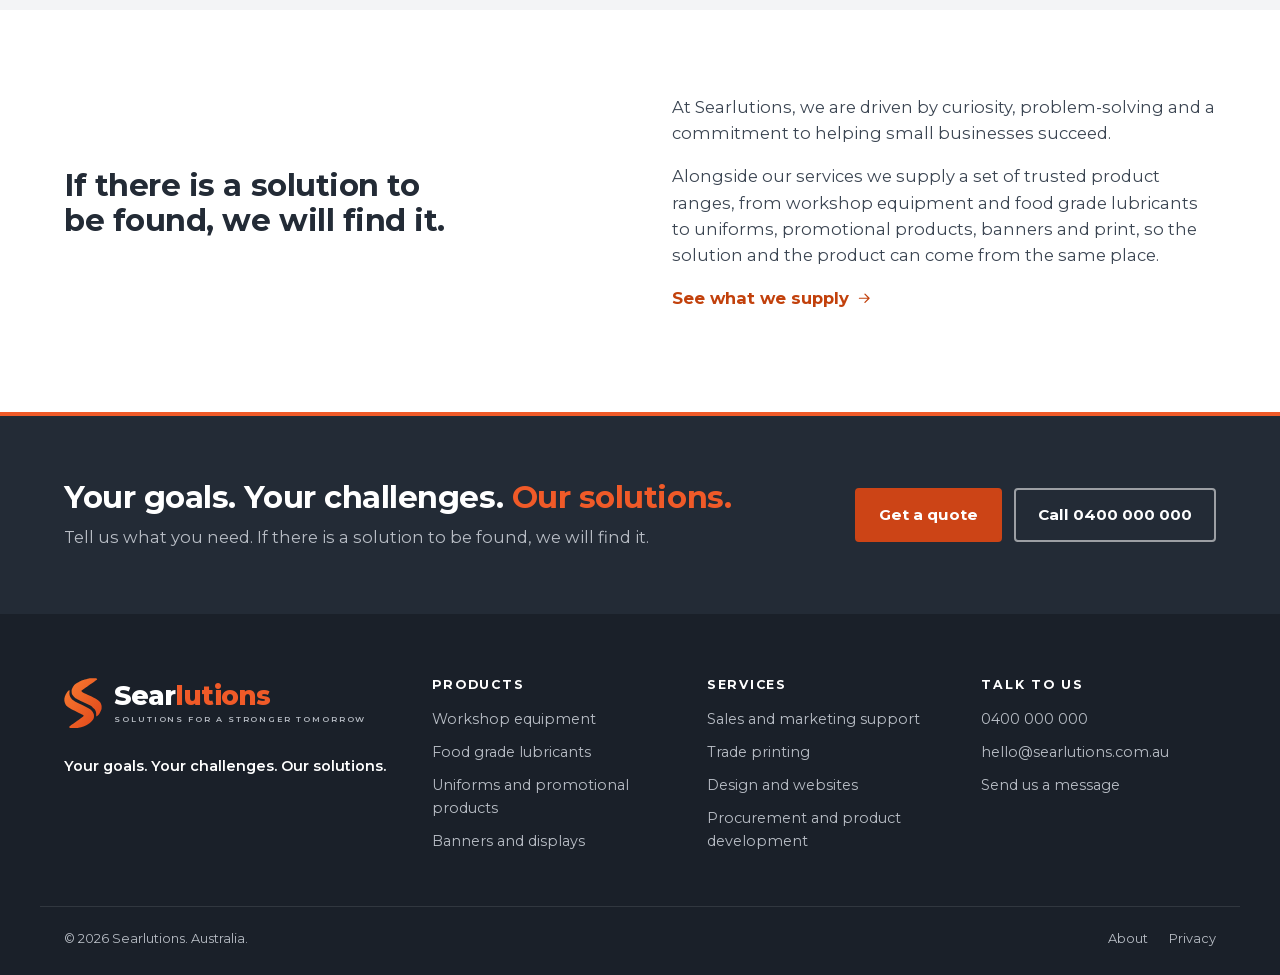
<file: about.html>
<!doctype html>
<html lang="en-AU">
<head>
<meta charset="utf-8">
<meta name="viewport" content="width=device-width, initial-scale=1">
<title>About Searlutions | Your marketing and sales problem solver</title>
<meta name="description" content="Searlutions was founded on a simple idea: every business deserves access to professional sales and marketing support, regardless of its size or budget.">
<meta name="robots" content="noindex, nofollow">
<link rel="canonical" href="https://searlutions.com.au/about.html">
<meta name="theme-color" content="#232B36">
<meta property="og:type" content="website">
<meta property="og:site_name" content="Searlutions">
<meta property="og:title" content="About Searlutions | Your marketing and sales problem solver">
<meta property="og:description" content="Searlutions was founded on a simple idea: every business deserves access to professional sales and marketing support, regardless of its size or budget.">
<meta property="og:url" content="https://searlutions.com.au/about.html">
<meta property="og:image" content="https://searlutions.com.au/assets/img/og.png">
<meta name="twitter:card" content="summary_large_image">
<link rel="icon" href="assets/img/favicon.svg" type="image/svg+xml">
<link rel="apple-touch-icon" href="assets/img/apple-touch-icon.png">
<link rel="preload" href="assets/fonts/montserrat.woff2" as="font" type="font/woff2" crossorigin>
<link rel="stylesheet" href="assets/css/styles.css?v=109746dc">
<script>document.documentElement.classList.add('js')</script>
<script type="application/ld+json">{"@context": "https://schema.org", "@type": "ProfessionalService", "name": "Searlutions", "slogan": "Solutions for a stronger tomorrow", "url": "https://searlutions.com.au/", "image": "https://searlutions.com.au/assets/img/og.png", "logo": "https://searlutions.com.au/assets/img/icon-512.png", "telephone": "+61400000000", "email": "hello@searlutions.com.au", "areaServed": "Australia", "description": "Quality products and on-demand sales and marketing solutions for small and growing businesses.", "knowsAbout": ["Workshop and lubrication equipment", "Food grade lubricants", "Uniforms and promotional products", "Banners, signage and displays", "Sales and marketing support", "Trade printing", "Creative design and website development", "Procurement and new product development"]}</script>
</head>
<body>
<a class="skip" href="#main">Skip to content</a>

<div class="topbar">
  <div class="wrap topbar__in">
    <p>Trusted products. Practical advice. Real results.</p>
    <p class="topbar__contact"><a href="tel:+61400000000"><svg class="ico" viewBox="0 0 24 24" fill="none" stroke="currentColor" stroke-width="1.8" stroke-linecap="round" stroke-linejoin="round" aria-hidden="true"><path d="M5 3h4l2 5-2.5 1.5a11 11 0 0 0 6 6L16 13l5 2v4a2 2 0 0 1-2 2A16 16 0 0 1 3 5a2 2 0 0 1 2-2z"/></svg>0400 000 000</a><a href="mailto:hello@searlutions.com.au"><svg class="ico" viewBox="0 0 24 24" fill="none" stroke="currentColor" stroke-width="1.8" stroke-linecap="round" stroke-linejoin="round" aria-hidden="true"><path d="M3 5h18v14H3z"/><path d="m3 6 9 7 9-7"/></svg>hello@searlutions.com.au</a></p>
  </div>
</div>

<header class="bar">
  <div class="wrap bar__in">
    <a class="logo" href="./" aria-label="Searlutions home"><svg xmlns="http://www.w3.org/2000/svg" viewBox="2.7 6.8 61.9 82.3"><defs><linearGradient id="sg8" x1="0" y1="0" x2="1" y2="1"><stop offset="0" stop-color="#F7782F"/><stop offset="1" stop-color="#E24A1C"/></linearGradient></defs><path d="M10.55 27.02C10.27 27.23 10.15 27.13 9.39 28.13C8.62 29.13 6.90 31.30 5.96 33.02C5.03 34.73 4.21 37.09 3.77 38.41C3.33 39.73 3.41 39.93 3.34 40.93C3.28 41.94 3.22 43.30 3.37 44.42C3.51 45.54 3.91 46.75 4.23 47.66C4.56 48.58 4.80 49.08 5.33 49.91C5.85 50.74 6.10 51.52 7.37 52.62C8.63 53.73 8.65 54.19 12.92 56.56C17.19 58.93 29.44 64.95 32.97 66.84C36.51 68.72 33.91 67.60 34.13 67.86C34.36 68.13 34.37 68.15 34.32 68.42C34.27 68.70 34.90 68.57 33.83 69.52C32.75 70.48 31.40 71.57 27.87 74.15C24.35 76.74 15.42 83.05 12.70 85.05C9.98 87.05 11.77 85.77 11.56 86.15C11.35 86.52 11.28 86.96 11.44 87.29C11.60 87.61 12.04 87.92 12.50 88.10C12.96 88.28 13.02 88.30 14.19 88.37C15.36 88.45 18.04 88.57 19.50 88.56C20.97 88.54 21.15 88.56 22.99 88.28C24.83 88.01 27.96 87.61 30.52 86.90C33.08 86.19 35.95 85.15 38.33 84.03C40.71 82.90 43.12 81.40 44.82 80.17C46.51 78.93 47.64 77.55 48.50 76.61C49.37 75.67 49.59 75.27 50.02 74.54C50.44 73.82 50.79 73.06 51.04 72.27C51.30 71.48 51.49 70.78 51.54 69.80C51.58 68.83 51.48 67.37 51.32 66.41C51.15 65.45 51.07 65.00 50.55 64.03C50.04 63.05 49.11 61.59 48.21 60.54C47.31 59.48 47.11 59.01 45.14 57.71C43.17 56.41 39.13 54.15 36.41 52.75C33.69 51.35 31.19 50.49 28.82 49.33C26.45 48.18 24.22 47.03 22.17 45.82C20.12 44.62 17.86 43.14 16.52 42.08C15.19 41.03 14.83 40.42 14.14 39.51C13.46 38.60 12.85 37.79 12.42 36.62C11.99 35.45 11.66 34.02 11.54 32.50C11.43 30.97 11.82 28.42 11.74 27.49C11.67 26.55 11.29 26.95 11.09 26.88C10.89 26.80 10.84 26.81 10.55 27.02Z" fill="url(#sg8)"/><path d="M28.86 12.09C27.11 12.94 25.21 14.17 23.79 15.08C22.37 15.99 21.21 16.83 20.35 17.53C19.49 18.24 19.22 18.54 18.63 19.30C18.04 20.07 17.33 21.15 16.81 22.13C16.29 23.11 15.76 24.25 15.48 25.18C15.20 26.12 15.14 26.73 15.11 27.74C15.09 28.74 15.17 30.24 15.33 31.22C15.49 32.20 15.56 32.64 16.09 33.61C16.62 34.58 17.80 36.19 18.51 37.06C19.22 37.93 19.72 38.29 20.37 38.82C21.03 39.35 20.36 39.11 22.43 40.25C24.51 41.39 28.96 43.73 32.82 45.65C36.69 47.58 42.90 50.36 45.61 51.80C48.31 53.25 47.98 53.38 49.07 54.32C50.17 55.26 51.42 56.58 52.18 57.45C52.94 58.32 53.16 58.54 53.63 59.54C54.10 60.55 54.74 62.00 55.00 63.49C55.25 64.98 55.10 67.58 55.18 68.49C55.25 69.41 55.24 68.89 55.45 68.99C55.66 69.08 56.06 69.23 56.43 69.07C56.80 68.92 56.93 68.90 57.66 68.06C58.39 67.23 59.82 65.76 60.82 64.09C61.81 62.41 63.09 59.61 63.62 58.03C64.14 56.45 63.93 55.59 63.97 54.58C64.02 53.57 64.01 52.82 63.88 51.98C63.75 51.15 63.48 50.34 63.19 49.57C62.89 48.79 62.63 48.14 62.10 47.32C61.57 46.50 61.15 45.72 60.01 44.67C58.88 43.62 57.80 42.53 55.29 41.02C52.77 39.50 48.53 37.38 44.91 35.58C41.30 33.79 35.71 31.29 33.59 30.25C31.47 29.21 32.52 29.70 32.18 29.36C31.85 29.01 31.60 28.60 31.58 28.20C31.55 27.79 28.03 29.94 32.03 26.93C36.04 23.92 51.55 13.12 55.63 10.15C59.70 7.17 56.36 9.33 56.51 9.06C56.66 8.79 56.66 8.75 56.51 8.52C56.35 8.28 56.01 7.85 55.58 7.66C55.15 7.47 55.25 7.42 53.93 7.37C52.61 7.32 49.44 7.28 47.67 7.34C45.89 7.39 45.51 7.28 43.29 7.72C41.06 8.16 36.71 9.25 34.30 9.98C31.90 10.71 30.62 11.24 28.86 12.09Z" fill="url(#sg8)"/></svg><span class="logo__text"><span class="logo__name">Sear<b>lutions</b></span><span class="logo__tag">Solutions for a stronger tomorrow</span></span></a>
    <button class="bar__menu" type="button" aria-expanded="false" aria-controls="nav"><span></span>Menu</button>
    <nav class="bar__nav" id="nav" aria-label="Main">
      <div class="drop">
        <a href="products.html" data-nav="products">Products</a>
        <div class="drop__panel"><a href="workshop-equipment.html"><svg class="ico" viewBox="0 0 24 24" fill="none" stroke="currentColor" stroke-width="1.8" stroke-linecap="round" stroke-linejoin="round" aria-hidden="true"><path d="M14.7 6.3a1 1 0 0 0 0 1.4l1.6 1.6a1 1 0 0 0 1.4 0l3.77-3.77a6 6 0 0 1-7.94 7.94l-6.91 6.91a2.12 2.12 0 0 1-3-3l6.91-6.91a6 6 0 0 1 7.94-7.94z"/></svg><span>Workshop and lubrication equipment</span></a><a href="food-grade-lubricants.html"><svg class="ico" viewBox="0 0 24 24" fill="none" stroke="currentColor" stroke-width="1.8" stroke-linecap="round" stroke-linejoin="round" aria-hidden="true"><path d="M12 3s6 6.5 6 11a6 6 0 0 1-12 0c0-4.5 6-11 6-11z"/><path d="M9.5 14.5a2.5 2.5 0 0 0 2.5 2.5"/></svg><span>Food grade lubricants</span></a><a href="uniforms-promotional-products.html"><svg class="ico" viewBox="0 0 24 24" fill="none" stroke="currentColor" stroke-width="1.8" stroke-linecap="round" stroke-linejoin="round" aria-hidden="true"><path d="M8 3 3 6l2 4 2-1v12h10V9l2 1 2-4-5-3a4 4 0 0 1-8 0z"/></svg><span>Uniforms and promotional products</span></a><a href="banners-displays.html"><svg class="ico" viewBox="0 0 24 24" fill="none" stroke="currentColor" stroke-width="1.8" stroke-linecap="round" stroke-linejoin="round" aria-hidden="true"><path d="M7 3h10v14H7z"/><path d="M12 17v4M8 21h8M9.5 7h5M9.5 10h5"/></svg><span>Banners, signage and displays</span></a></div>
      </div>
      <a href="services.html" data-nav="services">Services</a>
      <a href="about.html" data-nav="about" aria-current="page">About</a>
      <a href="contact.html" data-nav="contact">Contact</a>
      <a class="button" href="contact.html">Get a quote</a>
    </nav>
  </div>
</header>

<main id="main">
<section class="pagehead" aria-labelledby="page-h">
  <div class="wrap pagehead__in">
    <nav class="crumbs" aria-label="Breadcrumb"><a href="./">Home</a> <span>/</span> <span aria-current="page">About</span></nav>
    <h1 id="page-h">Every business deserves professional sales and marketing support.</h1>
    <p class="lead">Searlutions was founded on a simple idea: every business deserves access to professional sales and marketing support, regardless of its size or budget.</p>
  </div>
</section>

<section class="sec" aria-labelledby="why-h">
  <div class="wrap split split--top">
    <h2 id="why-h">Your problem solver.</h2>
    <div class="prose">
      <p>For many small and growing businesses, hiring a full-time sales or marketing person is not always practical. That is where Searlutions comes in.</p>
      <p>We provide flexible, on-demand sales and marketing solutions designed to help businesses grow without the overhead of a permanent hire. Think of us as your business's marketing and sales problem solver. When a challenge arises or an opportunity presents itself, you do not need to know exactly how to get it done. You simply tell us what you need, and we will work out the best solution.</p>
      <p>Whether it is developing marketing campaigns, creating sales materials, improving customer engagement, generating leads, managing projects, coordinating suppliers, or tackling those important tasks that continually get pushed down the list, Searlutions brings the skills, resources and determination to make it happen.</p>
    </div>
  </div>
</section>

<section class="sec sec--paper" aria-labelledby="approach-h">
  <div class="wrap">
    <h2 class="head" id="approach-h">Our approach is simple</h2>
    <ol class="steps">
      <li><span class="steps__n">01</span><h3>Listen first</h3><p>We start with your business, not with what we want to sell you.</p></li>
      <li><span class="steps__n">02</span><h3>Understand your goals</h3><p>We get clear on the result that matters to you.</p></li>
      <li><span class="steps__n">03</span><h3>Deliver practical solutions</h3><p>Solutions that create real business outcomes. We become an extension of your team, providing the support you need, when you need it.</p></li>
    </ol>
  </div>
</section>

<section class="sec" aria-labelledby="drive-h">
  <div class="wrap split">
    <div>
      <h2 id="drive-h">If there is a solution to be found, we will find it.</h2>
    </div>
    <div class="prose">
      <p>At Searlutions, we are driven by curiosity, problem-solving and a commitment to helping small businesses succeed.</p>
      <p>Alongside our services we supply a set of trusted product ranges, from workshop equipment and food grade lubricants to uniforms, promotional products, banners and print, so the solution and the product can come from the same place.</p>
      <p><a class="link" href="products.html">See what we supply <svg class="ico" viewBox="0 0 24 24" fill="none" stroke="currentColor" stroke-width="1.8" stroke-linecap="round" stroke-linejoin="round" aria-hidden="true"><path d="M5 12h14M13 6l6 6-6 6"/></svg></a></p>
    </div>
  </div>
</section>

<section class="cta" aria-labelledby="cta-h">
  <div class="wrap cta__in">
    <div>
      <h2 id="cta-h">Your goals. Your challenges. <em>Our solutions.</em></h2>
      <p>Tell us what you need. If there is a solution to be found, we will find it.</p>
    </div>
    <p class="actions"><a class="button" href="contact.html">Get a quote</a> <a class="button button--ghost-light" href="tel:+61400000000">Call 0400 000 000</a></p>
  </div>
</section>


</main>

<footer class="foot">
  <div class="wrap foot__grid">
    <div class="foot__brand">
      <a class="logo logo--light" href="./" aria-label="Searlutions home"><svg xmlns="http://www.w3.org/2000/svg" viewBox="2.7 6.8 61.9 82.3"><defs><linearGradient id="sg9" x1="0" y1="0" x2="1" y2="1"><stop offset="0" stop-color="#F7782F"/><stop offset="1" stop-color="#E24A1C"/></linearGradient></defs><path d="M10.55 27.02C10.27 27.23 10.15 27.13 9.39 28.13C8.62 29.13 6.90 31.30 5.96 33.02C5.03 34.73 4.21 37.09 3.77 38.41C3.33 39.73 3.41 39.93 3.34 40.93C3.28 41.94 3.22 43.30 3.37 44.42C3.51 45.54 3.91 46.75 4.23 47.66C4.56 48.58 4.80 49.08 5.33 49.91C5.85 50.74 6.10 51.52 7.37 52.62C8.63 53.73 8.65 54.19 12.92 56.56C17.19 58.93 29.44 64.95 32.97 66.84C36.51 68.72 33.91 67.60 34.13 67.86C34.36 68.13 34.37 68.15 34.32 68.42C34.27 68.70 34.90 68.57 33.83 69.52C32.75 70.48 31.40 71.57 27.87 74.15C24.35 76.74 15.42 83.05 12.70 85.05C9.98 87.05 11.77 85.77 11.56 86.15C11.35 86.52 11.28 86.96 11.44 87.29C11.60 87.61 12.04 87.92 12.50 88.10C12.96 88.28 13.02 88.30 14.19 88.37C15.36 88.45 18.04 88.57 19.50 88.56C20.97 88.54 21.15 88.56 22.99 88.28C24.83 88.01 27.96 87.61 30.52 86.90C33.08 86.19 35.95 85.15 38.33 84.03C40.71 82.90 43.12 81.40 44.82 80.17C46.51 78.93 47.64 77.55 48.50 76.61C49.37 75.67 49.59 75.27 50.02 74.54C50.44 73.82 50.79 73.06 51.04 72.27C51.30 71.48 51.49 70.78 51.54 69.80C51.58 68.83 51.48 67.37 51.32 66.41C51.15 65.45 51.07 65.00 50.55 64.03C50.04 63.05 49.11 61.59 48.21 60.54C47.31 59.48 47.11 59.01 45.14 57.71C43.17 56.41 39.13 54.15 36.41 52.75C33.69 51.35 31.19 50.49 28.82 49.33C26.45 48.18 24.22 47.03 22.17 45.82C20.12 44.62 17.86 43.14 16.52 42.08C15.19 41.03 14.83 40.42 14.14 39.51C13.46 38.60 12.85 37.79 12.42 36.62C11.99 35.45 11.66 34.02 11.54 32.50C11.43 30.97 11.82 28.42 11.74 27.49C11.67 26.55 11.29 26.95 11.09 26.88C10.89 26.80 10.84 26.81 10.55 27.02Z" fill="url(#sg9)"/><path d="M28.86 12.09C27.11 12.94 25.21 14.17 23.79 15.08C22.37 15.99 21.21 16.83 20.35 17.53C19.49 18.24 19.22 18.54 18.63 19.30C18.04 20.07 17.33 21.15 16.81 22.13C16.29 23.11 15.76 24.25 15.48 25.18C15.20 26.12 15.14 26.73 15.11 27.74C15.09 28.74 15.17 30.24 15.33 31.22C15.49 32.20 15.56 32.64 16.09 33.61C16.62 34.58 17.80 36.19 18.51 37.06C19.22 37.93 19.72 38.29 20.37 38.82C21.03 39.35 20.36 39.11 22.43 40.25C24.51 41.39 28.96 43.73 32.82 45.65C36.69 47.58 42.90 50.36 45.61 51.80C48.31 53.25 47.98 53.38 49.07 54.32C50.17 55.26 51.42 56.58 52.18 57.45C52.94 58.32 53.16 58.54 53.63 59.54C54.10 60.55 54.74 62.00 55.00 63.49C55.25 64.98 55.10 67.58 55.18 68.49C55.25 69.41 55.24 68.89 55.45 68.99C55.66 69.08 56.06 69.23 56.43 69.07C56.80 68.92 56.93 68.90 57.66 68.06C58.39 67.23 59.82 65.76 60.82 64.09C61.81 62.41 63.09 59.61 63.62 58.03C64.14 56.45 63.93 55.59 63.97 54.58C64.02 53.57 64.01 52.82 63.88 51.98C63.75 51.15 63.48 50.34 63.19 49.57C62.89 48.79 62.63 48.14 62.10 47.32C61.57 46.50 61.15 45.72 60.01 44.67C58.88 43.62 57.80 42.53 55.29 41.02C52.77 39.50 48.53 37.38 44.91 35.58C41.30 33.79 35.71 31.29 33.59 30.25C31.47 29.21 32.52 29.70 32.18 29.36C31.85 29.01 31.60 28.60 31.58 28.20C31.55 27.79 28.03 29.94 32.03 26.93C36.04 23.92 51.55 13.12 55.63 10.15C59.70 7.17 56.36 9.33 56.51 9.06C56.66 8.79 56.66 8.75 56.51 8.52C56.35 8.28 56.01 7.85 55.58 7.66C55.15 7.47 55.25 7.42 53.93 7.37C52.61 7.32 49.44 7.28 47.67 7.34C45.89 7.39 45.51 7.28 43.29 7.72C41.06 8.16 36.71 9.25 34.30 9.98C31.90 10.71 30.62 11.24 28.86 12.09Z" fill="url(#sg9)"/></svg><span class="logo__text"><span class="logo__name">Sear<b>lutions</b></span><span class="logo__tag">Solutions for a stronger tomorrow</span></span></a>
      <p>Your goals. Your challenges. Our solutions.</p>
    </div>
    <div>
      <h2>Products</h2>
      <ul><li><a href="workshop-equipment.html">Workshop equipment</a></li><li><a href="food-grade-lubricants.html">Food grade lubricants</a></li><li><a href="uniforms-promotional-products.html">Uniforms and promotional products</a></li><li><a href="banners-displays.html">Banners and displays</a></li></ul>
    </div>
    <div>
      <h2>Services</h2>
      <ul><li><a href="services.html#support">Sales and marketing support</a></li><li><a href="services.html#printing">Trade printing</a></li><li><a href="services.html#design">Design and websites</a></li><li><a href="services.html#procurement">Procurement and product development</a></li></ul>
    </div>
    <div>
      <h2>Talk to us</h2>
      <ul><li><a href="tel:+61400000000">0400 000 000</a></li><li><a href="mailto:hello@searlutions.com.au">hello@searlutions.com.au</a></li><li><a href="contact.html">Send us a message</a></li></ul>
    </div>
  </div>
  <div class="wrap foot__meta">
    <p>&copy; 2026 Searlutions. Australia.</p>
    <p><a href="about.html">About</a> <a href="privacy.html">Privacy</a></p>
  </div>
</footer>

<div class="callbar">
  <a href="tel:+61400000000"><svg class="ico" viewBox="0 0 24 24" fill="none" stroke="currentColor" stroke-width="1.8" stroke-linecap="round" stroke-linejoin="round" aria-hidden="true"><path d="M5 3h4l2 5-2.5 1.5a11 11 0 0 0 6 6L16 13l5 2v4a2 2 0 0 1-2 2A16 16 0 0 1 3 5a2 2 0 0 1 2-2z"/></svg>Call</a>
  <a class="callbar__main" href="contact.html">Get a quote</a>
</div>

<script src="assets/js/main.js?v=109746dc" defer></script>
</body>
</html>
</file>
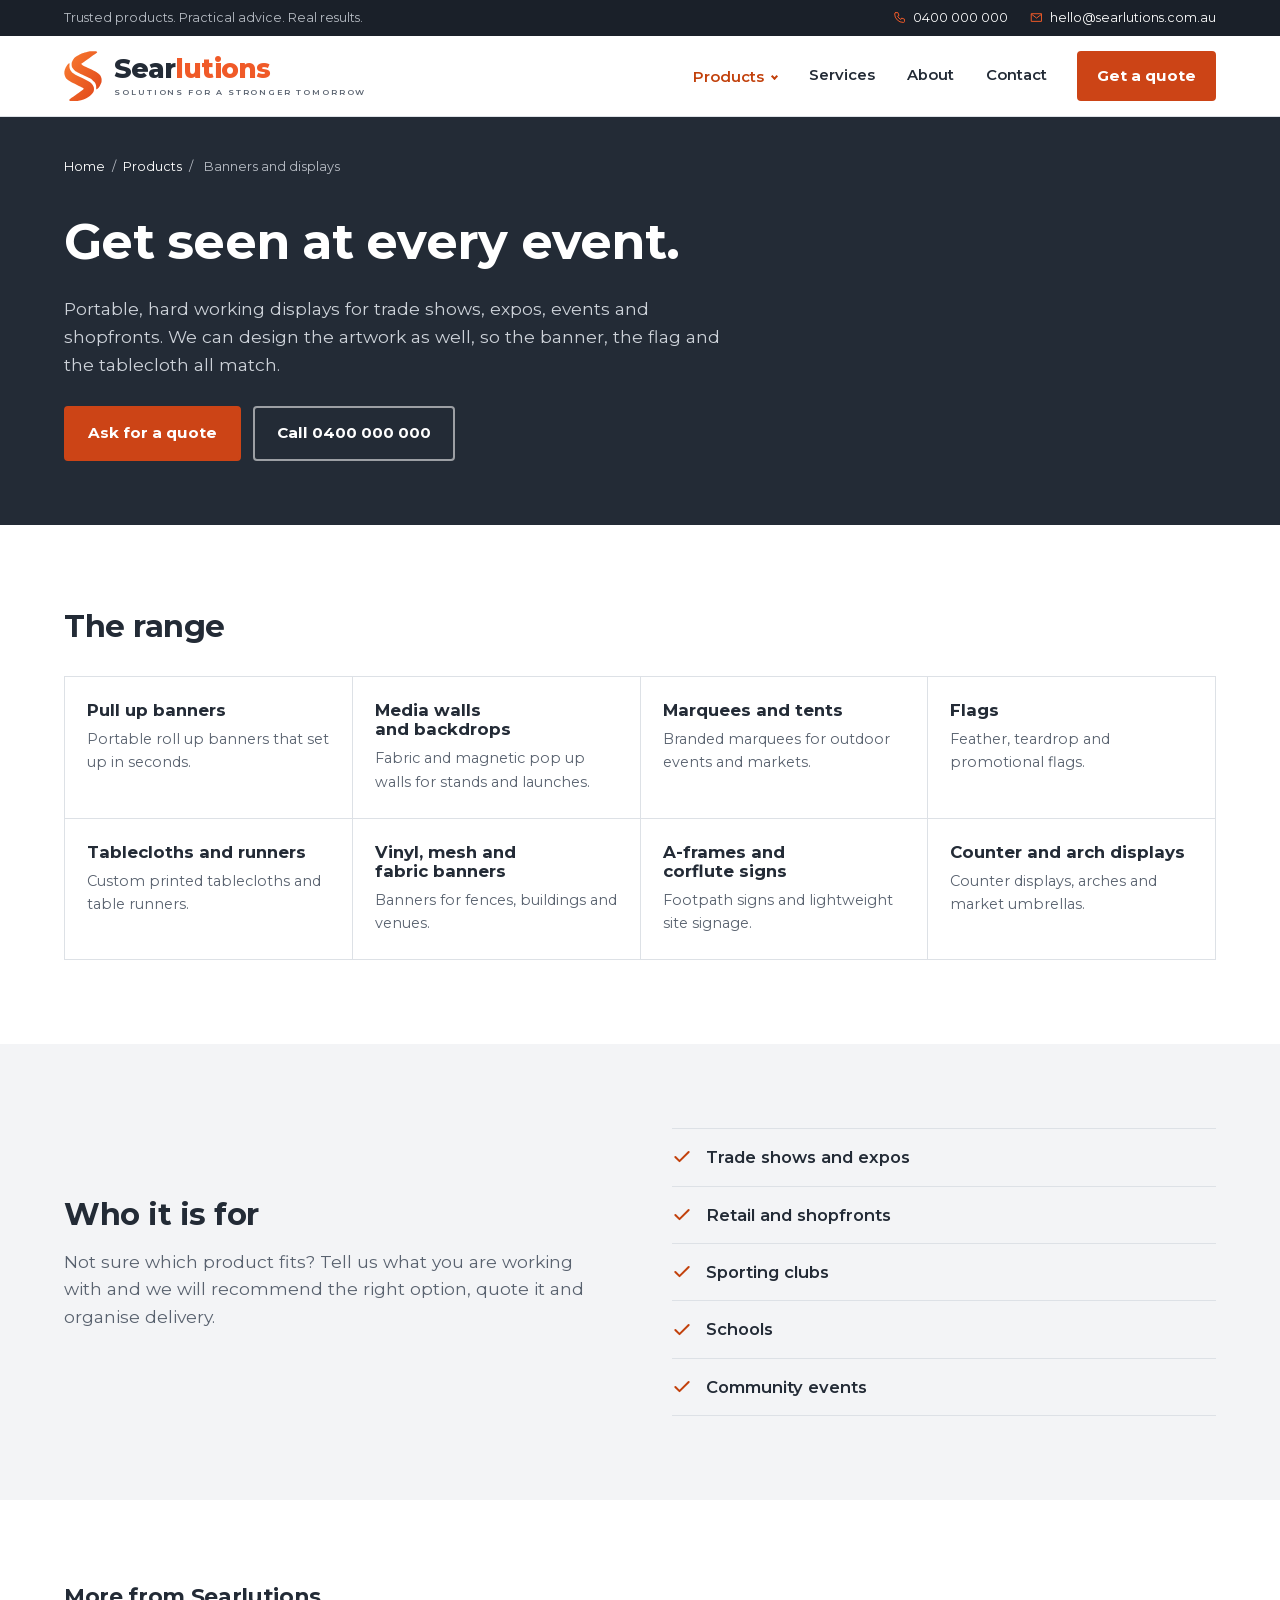
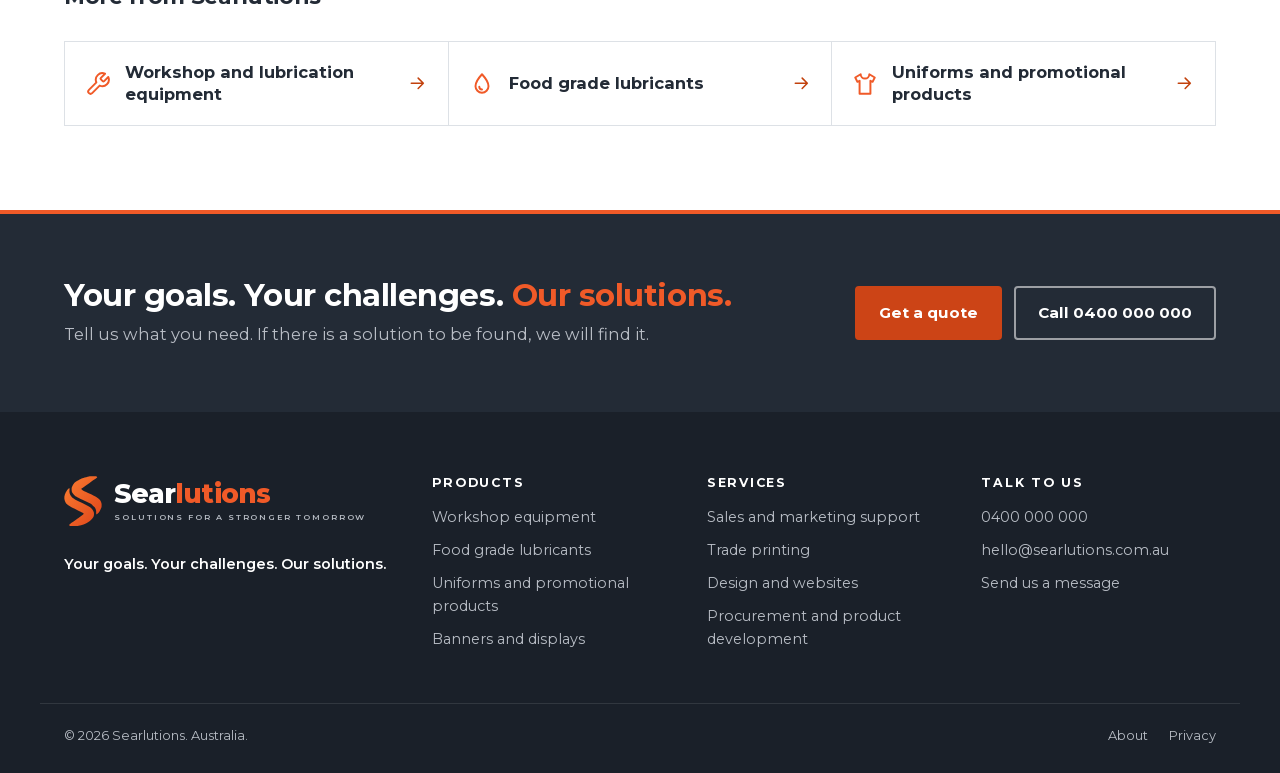
<file: banners-displays.html>
<!doctype html>
<html lang="en-AU">
<head>
<meta charset="utf-8">
<meta name="viewport" content="width=device-width, initial-scale=1">
<title>Pull up banners, signage and event displays | Searlutions</title>
<meta name="description" content="Pull up banners, media walls, marquees, flags, printed tablecloths, A-frames and vinyl, mesh and fabric banners for trade shows, events and shopfronts. Designed and supplied by Searlutions.">
<meta name="robots" content="noindex, nofollow">
<link rel="canonical" href="https://searlutions.com.au/banners-displays.html">
<meta name="theme-color" content="#232B36">
<meta property="og:type" content="website">
<meta property="og:site_name" content="Searlutions">
<meta property="og:title" content="Pull up banners, signage and event displays | Searlutions">
<meta property="og:description" content="Pull up banners, media walls, marquees, flags, printed tablecloths, A-frames and vinyl, mesh and fabric banners for trade shows, events and shopfronts. Designed and supplied by Searlutions.">
<meta property="og:url" content="https://searlutions.com.au/banners-displays.html">
<meta property="og:image" content="https://searlutions.com.au/assets/img/og.png">
<meta name="twitter:card" content="summary_large_image">
<link rel="icon" href="assets/img/favicon.svg" type="image/svg+xml">
<link rel="apple-touch-icon" href="assets/img/apple-touch-icon.png">
<link rel="preload" href="assets/fonts/montserrat.woff2" as="font" type="font/woff2" crossorigin>
<link rel="stylesheet" href="assets/css/styles.css?v=109746dc">
<script>document.documentElement.classList.add('js')</script>
<script type="application/ld+json">{"@context": "https://schema.org", "@type": "ProfessionalService", "name": "Searlutions", "slogan": "Solutions for a stronger tomorrow", "url": "https://searlutions.com.au/", "image": "https://searlutions.com.au/assets/img/og.png", "logo": "https://searlutions.com.au/assets/img/icon-512.png", "telephone": "+61400000000", "email": "hello@searlutions.com.au", "areaServed": "Australia", "description": "Quality products and on-demand sales and marketing solutions for small and growing businesses.", "knowsAbout": ["Workshop and lubrication equipment", "Food grade lubricants", "Uniforms and promotional products", "Banners, signage and displays", "Sales and marketing support", "Trade printing", "Creative design and website development", "Procurement and new product development"]}</script>
</head>
<body>
<a class="skip" href="#main">Skip to content</a>

<div class="topbar">
  <div class="wrap topbar__in">
    <p>Trusted products. Practical advice. Real results.</p>
    <p class="topbar__contact"><a href="tel:+61400000000"><svg class="ico" viewBox="0 0 24 24" fill="none" stroke="currentColor" stroke-width="1.8" stroke-linecap="round" stroke-linejoin="round" aria-hidden="true"><path d="M5 3h4l2 5-2.5 1.5a11 11 0 0 0 6 6L16 13l5 2v4a2 2 0 0 1-2 2A16 16 0 0 1 3 5a2 2 0 0 1 2-2z"/></svg>0400 000 000</a><a href="mailto:hello@searlutions.com.au"><svg class="ico" viewBox="0 0 24 24" fill="none" stroke="currentColor" stroke-width="1.8" stroke-linecap="round" stroke-linejoin="round" aria-hidden="true"><path d="M3 5h18v14H3z"/><path d="m3 6 9 7 9-7"/></svg>hello@searlutions.com.au</a></p>
  </div>
</div>

<header class="bar">
  <div class="wrap bar__in">
    <a class="logo" href="./" aria-label="Searlutions home"><svg xmlns="http://www.w3.org/2000/svg" viewBox="2.7 6.8 61.9 82.3"><defs><linearGradient id="sg24" x1="0" y1="0" x2="1" y2="1"><stop offset="0" stop-color="#F7782F"/><stop offset="1" stop-color="#E24A1C"/></linearGradient></defs><path d="M10.55 27.02C10.27 27.23 10.15 27.13 9.39 28.13C8.62 29.13 6.90 31.30 5.96 33.02C5.03 34.73 4.21 37.09 3.77 38.41C3.33 39.73 3.41 39.93 3.34 40.93C3.28 41.94 3.22 43.30 3.37 44.42C3.51 45.54 3.91 46.75 4.23 47.66C4.56 48.58 4.80 49.08 5.33 49.91C5.85 50.74 6.10 51.52 7.37 52.62C8.63 53.73 8.65 54.19 12.92 56.56C17.19 58.93 29.44 64.95 32.97 66.84C36.51 68.72 33.91 67.60 34.13 67.86C34.36 68.13 34.37 68.15 34.32 68.42C34.27 68.70 34.90 68.57 33.83 69.52C32.75 70.48 31.40 71.57 27.87 74.15C24.35 76.74 15.42 83.05 12.70 85.05C9.98 87.05 11.77 85.77 11.56 86.15C11.35 86.52 11.28 86.96 11.44 87.29C11.60 87.61 12.04 87.92 12.50 88.10C12.96 88.28 13.02 88.30 14.19 88.37C15.36 88.45 18.04 88.57 19.50 88.56C20.97 88.54 21.15 88.56 22.99 88.28C24.83 88.01 27.96 87.61 30.52 86.90C33.08 86.19 35.95 85.15 38.33 84.03C40.71 82.90 43.12 81.40 44.82 80.17C46.51 78.93 47.64 77.55 48.50 76.61C49.37 75.67 49.59 75.27 50.02 74.54C50.44 73.82 50.79 73.06 51.04 72.27C51.30 71.48 51.49 70.78 51.54 69.80C51.58 68.83 51.48 67.37 51.32 66.41C51.15 65.45 51.07 65.00 50.55 64.03C50.04 63.05 49.11 61.59 48.21 60.54C47.31 59.48 47.11 59.01 45.14 57.71C43.17 56.41 39.13 54.15 36.41 52.75C33.69 51.35 31.19 50.49 28.82 49.33C26.45 48.18 24.22 47.03 22.17 45.82C20.12 44.62 17.86 43.14 16.52 42.08C15.19 41.03 14.83 40.42 14.14 39.51C13.46 38.60 12.85 37.79 12.42 36.62C11.99 35.45 11.66 34.02 11.54 32.50C11.43 30.97 11.82 28.42 11.74 27.49C11.67 26.55 11.29 26.95 11.09 26.88C10.89 26.80 10.84 26.81 10.55 27.02Z" fill="url(#sg24)"/><path d="M28.86 12.09C27.11 12.94 25.21 14.17 23.79 15.08C22.37 15.99 21.21 16.83 20.35 17.53C19.49 18.24 19.22 18.54 18.63 19.30C18.04 20.07 17.33 21.15 16.81 22.13C16.29 23.11 15.76 24.25 15.48 25.18C15.20 26.12 15.14 26.73 15.11 27.74C15.09 28.74 15.17 30.24 15.33 31.22C15.49 32.20 15.56 32.64 16.09 33.61C16.62 34.58 17.80 36.19 18.51 37.06C19.22 37.93 19.72 38.29 20.37 38.82C21.03 39.35 20.36 39.11 22.43 40.25C24.51 41.39 28.96 43.73 32.82 45.65C36.69 47.58 42.90 50.36 45.61 51.80C48.31 53.25 47.98 53.38 49.07 54.32C50.17 55.26 51.42 56.58 52.18 57.45C52.94 58.32 53.16 58.54 53.63 59.54C54.10 60.55 54.74 62.00 55.00 63.49C55.25 64.98 55.10 67.58 55.18 68.49C55.25 69.41 55.24 68.89 55.45 68.99C55.66 69.08 56.06 69.23 56.43 69.07C56.80 68.92 56.93 68.90 57.66 68.06C58.39 67.23 59.82 65.76 60.82 64.09C61.81 62.41 63.09 59.61 63.62 58.03C64.14 56.45 63.93 55.59 63.97 54.58C64.02 53.57 64.01 52.82 63.88 51.98C63.75 51.15 63.48 50.34 63.19 49.57C62.89 48.79 62.63 48.14 62.10 47.32C61.57 46.50 61.15 45.72 60.01 44.67C58.88 43.62 57.80 42.53 55.29 41.02C52.77 39.50 48.53 37.38 44.91 35.58C41.30 33.79 35.71 31.29 33.59 30.25C31.47 29.21 32.52 29.70 32.18 29.36C31.85 29.01 31.60 28.60 31.58 28.20C31.55 27.79 28.03 29.94 32.03 26.93C36.04 23.92 51.55 13.12 55.63 10.15C59.70 7.17 56.36 9.33 56.51 9.06C56.66 8.79 56.66 8.75 56.51 8.52C56.35 8.28 56.01 7.85 55.58 7.66C55.15 7.47 55.25 7.42 53.93 7.37C52.61 7.32 49.44 7.28 47.67 7.34C45.89 7.39 45.51 7.28 43.29 7.72C41.06 8.16 36.71 9.25 34.30 9.98C31.90 10.71 30.62 11.24 28.86 12.09Z" fill="url(#sg24)"/></svg><span class="logo__text"><span class="logo__name">Sear<b>lutions</b></span><span class="logo__tag">Solutions for a stronger tomorrow</span></span></a>
    <button class="bar__menu" type="button" aria-expanded="false" aria-controls="nav"><span></span>Menu</button>
    <nav class="bar__nav" id="nav" aria-label="Main">
      <div class="drop">
        <a href="products.html" data-nav="products" aria-current="page">Products</a>
        <div class="drop__panel"><a href="workshop-equipment.html"><svg class="ico" viewBox="0 0 24 24" fill="none" stroke="currentColor" stroke-width="1.8" stroke-linecap="round" stroke-linejoin="round" aria-hidden="true"><path d="M14.7 6.3a1 1 0 0 0 0 1.4l1.6 1.6a1 1 0 0 0 1.4 0l3.77-3.77a6 6 0 0 1-7.94 7.94l-6.91 6.91a2.12 2.12 0 0 1-3-3l6.91-6.91a6 6 0 0 1 7.94-7.94z"/></svg><span>Workshop and lubrication equipment</span></a><a href="food-grade-lubricants.html"><svg class="ico" viewBox="0 0 24 24" fill="none" stroke="currentColor" stroke-width="1.8" stroke-linecap="round" stroke-linejoin="round" aria-hidden="true"><path d="M12 3s6 6.5 6 11a6 6 0 0 1-12 0c0-4.5 6-11 6-11z"/><path d="M9.5 14.5a2.5 2.5 0 0 0 2.5 2.5"/></svg><span>Food grade lubricants</span></a><a href="uniforms-promotional-products.html"><svg class="ico" viewBox="0 0 24 24" fill="none" stroke="currentColor" stroke-width="1.8" stroke-linecap="round" stroke-linejoin="round" aria-hidden="true"><path d="M8 3 3 6l2 4 2-1v12h10V9l2 1 2-4-5-3a4 4 0 0 1-8 0z"/></svg><span>Uniforms and promotional products</span></a><a href="banners-displays.html"><svg class="ico" viewBox="0 0 24 24" fill="none" stroke="currentColor" stroke-width="1.8" stroke-linecap="round" stroke-linejoin="round" aria-hidden="true"><path d="M7 3h10v14H7z"/><path d="M12 17v4M8 21h8M9.5 7h5M9.5 10h5"/></svg><span>Banners, signage and displays</span></a></div>
      </div>
      <a href="services.html" data-nav="services">Services</a>
      <a href="about.html" data-nav="about">About</a>
      <a href="contact.html" data-nav="contact">Contact</a>
      <a class="button" href="contact.html">Get a quote</a>
    </nav>
  </div>
</header>

<main id="main">
<section class="pagehead" aria-labelledby="page-h">
  <div class="wrap pagehead__in">
    <nav class="crumbs" aria-label="Breadcrumb"><a href="./">Home</a> <span>/</span> <a href="products.html">Products</a> <span>/</span> <span aria-current="page">Banners and displays</span></nav>
    <h1 id="page-h">Get seen at every event.</h1>
    <p class="lead">Portable, hard working displays for trade shows, expos, events and shopfronts. We can design the artwork as well, so the banner, the flag and the tablecloth all match.</p>
    <p class="actions"><a class="button" href="contact.html?need=Banners%2C%20signage%20and%20displays">Ask for a quote</a> <a class="button button--ghost" href="tel:+61400000000">Call 0400 000 000</a></p>
  </div>
</section>

<section class="sec" aria-labelledby="range-h">
  <div class="wrap">
    <h2 class="head" id="range-h">The range</h2>
    <ul class="ranges"><li><h3>Pull up banners</h3><p>Portable roll up banners that set up in seconds.</p></li><li><h3>Media walls and backdrops</h3><p>Fabric and magnetic pop up walls for stands and launches.</p></li><li><h3>Marquees and tents</h3><p>Branded marquees for outdoor events and markets.</p></li><li><h3>Flags</h3><p>Feather, teardrop and promotional flags.</p></li><li><h3>Tablecloths and runners</h3><p>Custom printed tablecloths and table runners.</p></li><li><h3>Vinyl, mesh and fabric banners</h3><p>Banners for fences, buildings and venues.</p></li><li><h3>A-frames and corflute signs</h3><p>Footpath signs and lightweight site signage.</p></li><li><h3>Counter and arch displays</h3><p>Counter displays, arches and market umbrellas.</p></li></ul>
    
  </div>
</section>

<section class="sec sec--paper" aria-labelledby="for-h">
  <div class="wrap split">
    <div>
      <h2 id="for-h">Who it is for</h2>
      <p class="lead">Not sure which product fits? Tell us what you are working with and we will recommend the right option, quote it and organise delivery.</p>
      
    </div>
    <ul class="ticks"><li><svg class="ico" viewBox="0 0 24 24" fill="none" stroke="currentColor" stroke-width="1.8" stroke-linecap="round" stroke-linejoin="round" aria-hidden="true"><path d="m4 12 5 5L20 6"/></svg>Trade shows and expos</li><li><svg class="ico" viewBox="0 0 24 24" fill="none" stroke="currentColor" stroke-width="1.8" stroke-linecap="round" stroke-linejoin="round" aria-hidden="true"><path d="m4 12 5 5L20 6"/></svg>Retail and shopfronts</li><li><svg class="ico" viewBox="0 0 24 24" fill="none" stroke="currentColor" stroke-width="1.8" stroke-linecap="round" stroke-linejoin="round" aria-hidden="true"><path d="m4 12 5 5L20 6"/></svg>Sporting clubs</li><li><svg class="ico" viewBox="0 0 24 24" fill="none" stroke="currentColor" stroke-width="1.8" stroke-linecap="round" stroke-linejoin="round" aria-hidden="true"><path d="m4 12 5 5L20 6"/></svg>Schools</li><li><svg class="ico" viewBox="0 0 24 24" fill="none" stroke="currentColor" stroke-width="1.8" stroke-linecap="round" stroke-linejoin="round" aria-hidden="true"><path d="m4 12 5 5L20 6"/></svg>Community events</li></ul>
  </div>
</section>

<section class="sec" aria-labelledby="more-h">
  <div class="wrap">
    <h2 class="head head--sm" id="more-h">More from Searlutions</h2>
    <ul class="tiles tiles--three"><li><a class="tile tile--sm" href="workshop-equipment.html"><svg class="ico" viewBox="0 0 24 24" fill="none" stroke="currentColor" stroke-width="1.8" stroke-linecap="round" stroke-linejoin="round" aria-hidden="true"><path d="M14.7 6.3a1 1 0 0 0 0 1.4l1.6 1.6a1 1 0 0 0 1.4 0l3.77-3.77a6 6 0 0 1-7.94 7.94l-6.91 6.91a2.12 2.12 0 0 1-3-3l6.91-6.91a6 6 0 0 1 7.94-7.94z"/></svg><span class="tile__name">Workshop and lubrication equipment</span><svg class="ico tile__go" viewBox="0 0 24 24" fill="none" stroke="currentColor" stroke-width="1.8" stroke-linecap="round" stroke-linejoin="round" aria-hidden="true"><path d="M5 12h14M13 6l6 6-6 6"/></svg></a></li><li><a class="tile tile--sm" href="food-grade-lubricants.html"><svg class="ico" viewBox="0 0 24 24" fill="none" stroke="currentColor" stroke-width="1.8" stroke-linecap="round" stroke-linejoin="round" aria-hidden="true"><path d="M12 3s6 6.5 6 11a6 6 0 0 1-12 0c0-4.5 6-11 6-11z"/><path d="M9.5 14.5a2.5 2.5 0 0 0 2.5 2.5"/></svg><span class="tile__name">Food grade lubricants</span><svg class="ico tile__go" viewBox="0 0 24 24" fill="none" stroke="currentColor" stroke-width="1.8" stroke-linecap="round" stroke-linejoin="round" aria-hidden="true"><path d="M5 12h14M13 6l6 6-6 6"/></svg></a></li><li><a class="tile tile--sm" href="uniforms-promotional-products.html"><svg class="ico" viewBox="0 0 24 24" fill="none" stroke="currentColor" stroke-width="1.8" stroke-linecap="round" stroke-linejoin="round" aria-hidden="true"><path d="M8 3 3 6l2 4 2-1v12h10V9l2 1 2-4-5-3a4 4 0 0 1-8 0z"/></svg><span class="tile__name">Uniforms and promotional products</span><svg class="ico tile__go" viewBox="0 0 24 24" fill="none" stroke="currentColor" stroke-width="1.8" stroke-linecap="round" stroke-linejoin="round" aria-hidden="true"><path d="M5 12h14M13 6l6 6-6 6"/></svg></a></li></ul>
  </div>
</section>

<section class="cta" aria-labelledby="cta-h">
  <div class="wrap cta__in">
    <div>
      <h2 id="cta-h">Your goals. Your challenges. <em>Our solutions.</em></h2>
      <p>Tell us what you need. If there is a solution to be found, we will find it.</p>
    </div>
    <p class="actions"><a class="button" href="contact.html">Get a quote</a> <a class="button button--ghost-light" href="tel:+61400000000">Call 0400 000 000</a></p>
  </div>
</section>


</main>

<footer class="foot">
  <div class="wrap foot__grid">
    <div class="foot__brand">
      <a class="logo logo--light" href="./" aria-label="Searlutions home"><svg xmlns="http://www.w3.org/2000/svg" viewBox="2.7 6.8 61.9 82.3"><defs><linearGradient id="sg25" x1="0" y1="0" x2="1" y2="1"><stop offset="0" stop-color="#F7782F"/><stop offset="1" stop-color="#E24A1C"/></linearGradient></defs><path d="M10.55 27.02C10.27 27.23 10.15 27.13 9.39 28.13C8.62 29.13 6.90 31.30 5.96 33.02C5.03 34.73 4.21 37.09 3.77 38.41C3.33 39.73 3.41 39.93 3.34 40.93C3.28 41.94 3.22 43.30 3.37 44.42C3.51 45.54 3.91 46.75 4.23 47.66C4.56 48.58 4.80 49.08 5.33 49.91C5.85 50.74 6.10 51.52 7.37 52.62C8.63 53.73 8.65 54.19 12.92 56.56C17.19 58.93 29.44 64.95 32.97 66.84C36.51 68.72 33.91 67.60 34.13 67.86C34.36 68.13 34.37 68.15 34.32 68.42C34.27 68.70 34.90 68.57 33.83 69.52C32.75 70.48 31.40 71.57 27.87 74.15C24.35 76.74 15.42 83.05 12.70 85.05C9.98 87.05 11.77 85.77 11.56 86.15C11.35 86.52 11.28 86.96 11.44 87.29C11.60 87.61 12.04 87.92 12.50 88.10C12.96 88.28 13.02 88.30 14.19 88.37C15.36 88.45 18.04 88.57 19.50 88.56C20.97 88.54 21.15 88.56 22.99 88.28C24.83 88.01 27.96 87.61 30.52 86.90C33.08 86.19 35.95 85.15 38.33 84.03C40.71 82.90 43.12 81.40 44.82 80.17C46.51 78.93 47.64 77.55 48.50 76.61C49.37 75.67 49.59 75.27 50.02 74.54C50.44 73.82 50.79 73.06 51.04 72.27C51.30 71.48 51.49 70.78 51.54 69.80C51.58 68.83 51.48 67.37 51.32 66.41C51.15 65.45 51.07 65.00 50.55 64.03C50.04 63.05 49.11 61.59 48.21 60.54C47.31 59.48 47.11 59.01 45.14 57.71C43.17 56.41 39.13 54.15 36.41 52.75C33.69 51.35 31.19 50.49 28.82 49.33C26.45 48.18 24.22 47.03 22.17 45.82C20.12 44.62 17.86 43.14 16.52 42.08C15.19 41.03 14.83 40.42 14.14 39.51C13.46 38.60 12.85 37.79 12.42 36.62C11.99 35.45 11.66 34.02 11.54 32.50C11.43 30.97 11.82 28.42 11.74 27.49C11.67 26.55 11.29 26.95 11.09 26.88C10.89 26.80 10.84 26.81 10.55 27.02Z" fill="url(#sg25)"/><path d="M28.86 12.09C27.11 12.94 25.21 14.17 23.79 15.08C22.37 15.99 21.21 16.83 20.35 17.53C19.49 18.24 19.22 18.54 18.63 19.30C18.04 20.07 17.33 21.15 16.81 22.13C16.29 23.11 15.76 24.25 15.48 25.18C15.20 26.12 15.14 26.73 15.11 27.74C15.09 28.74 15.17 30.24 15.33 31.22C15.49 32.20 15.56 32.64 16.09 33.61C16.62 34.58 17.80 36.19 18.51 37.06C19.22 37.93 19.72 38.29 20.37 38.82C21.03 39.35 20.36 39.11 22.43 40.25C24.51 41.39 28.96 43.73 32.82 45.65C36.69 47.58 42.90 50.36 45.61 51.80C48.31 53.25 47.98 53.38 49.07 54.32C50.17 55.26 51.42 56.58 52.18 57.45C52.94 58.32 53.16 58.54 53.63 59.54C54.10 60.55 54.74 62.00 55.00 63.49C55.25 64.98 55.10 67.58 55.18 68.49C55.25 69.41 55.24 68.89 55.45 68.99C55.66 69.08 56.06 69.23 56.43 69.07C56.80 68.92 56.93 68.90 57.66 68.06C58.39 67.23 59.82 65.76 60.82 64.09C61.81 62.41 63.09 59.61 63.62 58.03C64.14 56.45 63.93 55.59 63.97 54.58C64.02 53.57 64.01 52.82 63.88 51.98C63.75 51.15 63.48 50.34 63.19 49.57C62.89 48.79 62.63 48.14 62.10 47.32C61.57 46.50 61.15 45.72 60.01 44.67C58.88 43.62 57.80 42.53 55.29 41.02C52.77 39.50 48.53 37.38 44.91 35.58C41.30 33.79 35.71 31.29 33.59 30.25C31.47 29.21 32.52 29.70 32.18 29.36C31.85 29.01 31.60 28.60 31.58 28.20C31.55 27.79 28.03 29.94 32.03 26.93C36.04 23.92 51.55 13.12 55.63 10.15C59.70 7.17 56.36 9.33 56.51 9.06C56.66 8.79 56.66 8.75 56.51 8.52C56.35 8.28 56.01 7.85 55.58 7.66C55.15 7.47 55.25 7.42 53.93 7.37C52.61 7.32 49.44 7.28 47.67 7.34C45.89 7.39 45.51 7.28 43.29 7.72C41.06 8.16 36.71 9.25 34.30 9.98C31.90 10.71 30.62 11.24 28.86 12.09Z" fill="url(#sg25)"/></svg><span class="logo__text"><span class="logo__name">Sear<b>lutions</b></span><span class="logo__tag">Solutions for a stronger tomorrow</span></span></a>
      <p>Your goals. Your challenges. Our solutions.</p>
    </div>
    <div>
      <h2>Products</h2>
      <ul><li><a href="workshop-equipment.html">Workshop equipment</a></li><li><a href="food-grade-lubricants.html">Food grade lubricants</a></li><li><a href="uniforms-promotional-products.html">Uniforms and promotional products</a></li><li><a href="banners-displays.html">Banners and displays</a></li></ul>
    </div>
    <div>
      <h2>Services</h2>
      <ul><li><a href="services.html#support">Sales and marketing support</a></li><li><a href="services.html#printing">Trade printing</a></li><li><a href="services.html#design">Design and websites</a></li><li><a href="services.html#procurement">Procurement and product development</a></li></ul>
    </div>
    <div>
      <h2>Talk to us</h2>
      <ul><li><a href="tel:+61400000000">0400 000 000</a></li><li><a href="mailto:hello@searlutions.com.au">hello@searlutions.com.au</a></li><li><a href="contact.html">Send us a message</a></li></ul>
    </div>
  </div>
  <div class="wrap foot__meta">
    <p>&copy; 2026 Searlutions. Australia.</p>
    <p><a href="about.html">About</a> <a href="privacy.html">Privacy</a></p>
  </div>
</footer>

<div class="callbar">
  <a href="tel:+61400000000"><svg class="ico" viewBox="0 0 24 24" fill="none" stroke="currentColor" stroke-width="1.8" stroke-linecap="round" stroke-linejoin="round" aria-hidden="true"><path d="M5 3h4l2 5-2.5 1.5a11 11 0 0 0 6 6L16 13l5 2v4a2 2 0 0 1-2 2A16 16 0 0 1 3 5a2 2 0 0 1 2-2z"/></svg>Call</a>
  <a class="callbar__main" href="contact.html">Get a quote</a>
</div>

<script src="assets/js/main.js?v=109746dc" defer></script>
</body>
</html>
</file>
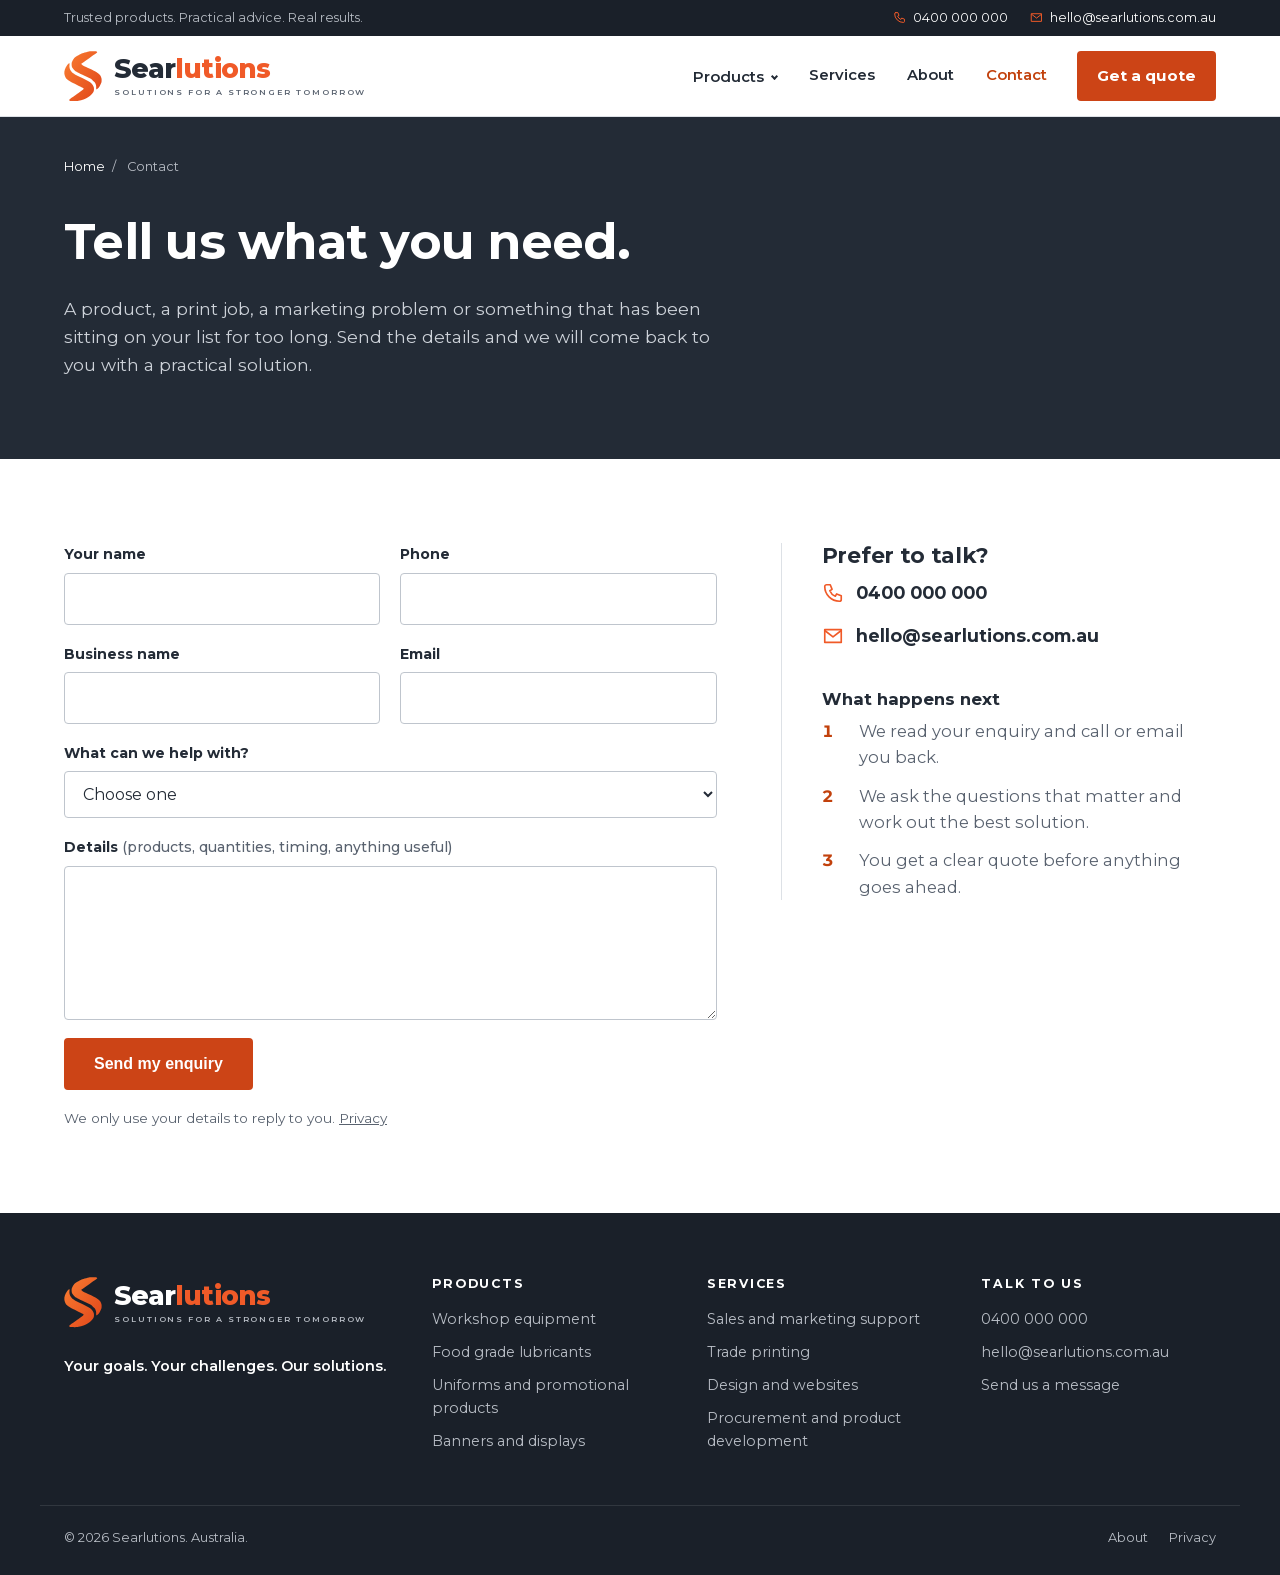
<file: contact.html>
<!doctype html>
<html lang="en-AU">
<head>
<meta charset="utf-8">
<meta name="viewport" content="width=device-width, initial-scale=1">
<title>Contact Searlutions | Ask for a quote or a callback</title>
<meta name="description" content="Tell us what you need, whether it is a product, a print job or a marketing problem, and we will come back to you with a practical solution.">
<meta name="robots" content="noindex, nofollow">
<link rel="canonical" href="https://searlutions.com.au/contact.html">
<meta name="theme-color" content="#232B36">
<meta property="og:type" content="website">
<meta property="og:site_name" content="Searlutions">
<meta property="og:title" content="Contact Searlutions | Ask for a quote or a callback">
<meta property="og:description" content="Tell us what you need, whether it is a product, a print job or a marketing problem, and we will come back to you with a practical solution.">
<meta property="og:url" content="https://searlutions.com.au/contact.html">
<meta property="og:image" content="https://searlutions.com.au/assets/img/og.png">
<meta name="twitter:card" content="summary_large_image">
<link rel="icon" href="assets/img/favicon.svg" type="image/svg+xml">
<link rel="apple-touch-icon" href="assets/img/apple-touch-icon.png">
<link rel="preload" href="assets/fonts/montserrat.woff2" as="font" type="font/woff2" crossorigin>
<link rel="stylesheet" href="assets/css/styles.css?v=109746dc">
<script>document.documentElement.classList.add('js')</script>
<script type="application/ld+json">{"@context": "https://schema.org", "@type": "ProfessionalService", "name": "Searlutions", "slogan": "Solutions for a stronger tomorrow", "url": "https://searlutions.com.au/", "image": "https://searlutions.com.au/assets/img/og.png", "logo": "https://searlutions.com.au/assets/img/icon-512.png", "telephone": "+61400000000", "email": "hello@searlutions.com.au", "areaServed": "Australia", "description": "Quality products and on-demand sales and marketing solutions for small and growing businesses.", "knowsAbout": ["Workshop and lubrication equipment", "Food grade lubricants", "Uniforms and promotional products", "Banners, signage and displays", "Sales and marketing support", "Trade printing", "Creative design and website development", "Procurement and new product development"]}</script>
</head>
<body>
<a class="skip" href="#main">Skip to content</a>

<div class="topbar">
  <div class="wrap topbar__in">
    <p>Trusted products. Practical advice. Real results.</p>
    <p class="topbar__contact"><a href="tel:+61400000000"><svg class="ico" viewBox="0 0 24 24" fill="none" stroke="currentColor" stroke-width="1.8" stroke-linecap="round" stroke-linejoin="round" aria-hidden="true"><path d="M5 3h4l2 5-2.5 1.5a11 11 0 0 0 6 6L16 13l5 2v4a2 2 0 0 1-2 2A16 16 0 0 1 3 5a2 2 0 0 1 2-2z"/></svg>0400 000 000</a><a href="mailto:hello@searlutions.com.au"><svg class="ico" viewBox="0 0 24 24" fill="none" stroke="currentColor" stroke-width="1.8" stroke-linecap="round" stroke-linejoin="round" aria-hidden="true"><path d="M3 5h18v14H3z"/><path d="m3 6 9 7 9-7"/></svg>hello@searlutions.com.au</a></p>
  </div>
</div>

<header class="bar">
  <div class="wrap bar__in">
    <a class="logo" href="./" aria-label="Searlutions home"><svg xmlns="http://www.w3.org/2000/svg" viewBox="2.7 6.8 61.9 82.3"><defs><linearGradient id="sg10" x1="0" y1="0" x2="1" y2="1"><stop offset="0" stop-color="#F7782F"/><stop offset="1" stop-color="#E24A1C"/></linearGradient></defs><path d="M10.55 27.02C10.27 27.23 10.15 27.13 9.39 28.13C8.62 29.13 6.90 31.30 5.96 33.02C5.03 34.73 4.21 37.09 3.77 38.41C3.33 39.73 3.41 39.93 3.34 40.93C3.28 41.94 3.22 43.30 3.37 44.42C3.51 45.54 3.91 46.75 4.23 47.66C4.56 48.58 4.80 49.08 5.33 49.91C5.85 50.74 6.10 51.52 7.37 52.62C8.63 53.73 8.65 54.19 12.92 56.56C17.19 58.93 29.44 64.95 32.97 66.84C36.51 68.72 33.91 67.60 34.13 67.86C34.36 68.13 34.37 68.15 34.32 68.42C34.27 68.70 34.90 68.57 33.83 69.52C32.75 70.48 31.40 71.57 27.87 74.15C24.35 76.74 15.42 83.05 12.70 85.05C9.98 87.05 11.77 85.77 11.56 86.15C11.35 86.52 11.28 86.96 11.44 87.29C11.60 87.61 12.04 87.92 12.50 88.10C12.96 88.28 13.02 88.30 14.19 88.37C15.36 88.45 18.04 88.57 19.50 88.56C20.97 88.54 21.15 88.56 22.99 88.28C24.83 88.01 27.96 87.61 30.52 86.90C33.08 86.19 35.95 85.15 38.33 84.03C40.71 82.90 43.12 81.40 44.82 80.17C46.51 78.93 47.64 77.55 48.50 76.61C49.37 75.67 49.59 75.27 50.02 74.54C50.44 73.82 50.79 73.06 51.04 72.27C51.30 71.48 51.49 70.78 51.54 69.80C51.58 68.83 51.48 67.37 51.32 66.41C51.15 65.45 51.07 65.00 50.55 64.03C50.04 63.05 49.11 61.59 48.21 60.54C47.31 59.48 47.11 59.01 45.14 57.71C43.17 56.41 39.13 54.15 36.41 52.75C33.69 51.35 31.19 50.49 28.82 49.33C26.45 48.18 24.22 47.03 22.17 45.82C20.12 44.62 17.86 43.14 16.52 42.08C15.19 41.03 14.83 40.42 14.14 39.51C13.46 38.60 12.85 37.79 12.42 36.62C11.99 35.45 11.66 34.02 11.54 32.50C11.43 30.97 11.82 28.42 11.74 27.49C11.67 26.55 11.29 26.95 11.09 26.88C10.89 26.80 10.84 26.81 10.55 27.02Z" fill="url(#sg10)"/><path d="M28.86 12.09C27.11 12.94 25.21 14.17 23.79 15.08C22.37 15.99 21.21 16.83 20.35 17.53C19.49 18.24 19.22 18.54 18.63 19.30C18.04 20.07 17.33 21.15 16.81 22.13C16.29 23.11 15.76 24.25 15.48 25.18C15.20 26.12 15.14 26.73 15.11 27.74C15.09 28.74 15.17 30.24 15.33 31.22C15.49 32.20 15.56 32.64 16.09 33.61C16.62 34.58 17.80 36.19 18.51 37.06C19.22 37.93 19.72 38.29 20.37 38.82C21.03 39.35 20.36 39.11 22.43 40.25C24.51 41.39 28.96 43.73 32.82 45.65C36.69 47.58 42.90 50.36 45.61 51.80C48.31 53.25 47.98 53.38 49.07 54.32C50.17 55.26 51.42 56.58 52.18 57.45C52.94 58.32 53.16 58.54 53.63 59.54C54.10 60.55 54.74 62.00 55.00 63.49C55.25 64.98 55.10 67.58 55.18 68.49C55.25 69.41 55.24 68.89 55.45 68.99C55.66 69.08 56.06 69.23 56.43 69.07C56.80 68.92 56.93 68.90 57.66 68.06C58.39 67.23 59.82 65.76 60.82 64.09C61.81 62.41 63.09 59.61 63.62 58.03C64.14 56.45 63.93 55.59 63.97 54.58C64.02 53.57 64.01 52.82 63.88 51.98C63.75 51.15 63.48 50.34 63.19 49.57C62.89 48.79 62.63 48.14 62.10 47.32C61.57 46.50 61.15 45.72 60.01 44.67C58.88 43.62 57.80 42.53 55.29 41.02C52.77 39.50 48.53 37.38 44.91 35.58C41.30 33.79 35.71 31.29 33.59 30.25C31.47 29.21 32.52 29.70 32.18 29.36C31.85 29.01 31.60 28.60 31.58 28.20C31.55 27.79 28.03 29.94 32.03 26.93C36.04 23.92 51.55 13.12 55.63 10.15C59.70 7.17 56.36 9.33 56.51 9.06C56.66 8.79 56.66 8.75 56.51 8.52C56.35 8.28 56.01 7.85 55.58 7.66C55.15 7.47 55.25 7.42 53.93 7.37C52.61 7.32 49.44 7.28 47.67 7.34C45.89 7.39 45.51 7.28 43.29 7.72C41.06 8.16 36.71 9.25 34.30 9.98C31.90 10.71 30.62 11.24 28.86 12.09Z" fill="url(#sg10)"/></svg><span class="logo__text"><span class="logo__name">Sear<b>lutions</b></span><span class="logo__tag">Solutions for a stronger tomorrow</span></span></a>
    <button class="bar__menu" type="button" aria-expanded="false" aria-controls="nav"><span></span>Menu</button>
    <nav class="bar__nav" id="nav" aria-label="Main">
      <div class="drop">
        <a href="products.html" data-nav="products">Products</a>
        <div class="drop__panel"><a href="workshop-equipment.html"><svg class="ico" viewBox="0 0 24 24" fill="none" stroke="currentColor" stroke-width="1.8" stroke-linecap="round" stroke-linejoin="round" aria-hidden="true"><path d="M14.7 6.3a1 1 0 0 0 0 1.4l1.6 1.6a1 1 0 0 0 1.4 0l3.77-3.77a6 6 0 0 1-7.94 7.94l-6.91 6.91a2.12 2.12 0 0 1-3-3l6.91-6.91a6 6 0 0 1 7.94-7.94z"/></svg><span>Workshop and lubrication equipment</span></a><a href="food-grade-lubricants.html"><svg class="ico" viewBox="0 0 24 24" fill="none" stroke="currentColor" stroke-width="1.8" stroke-linecap="round" stroke-linejoin="round" aria-hidden="true"><path d="M12 3s6 6.5 6 11a6 6 0 0 1-12 0c0-4.5 6-11 6-11z"/><path d="M9.5 14.5a2.5 2.5 0 0 0 2.5 2.5"/></svg><span>Food grade lubricants</span></a><a href="uniforms-promotional-products.html"><svg class="ico" viewBox="0 0 24 24" fill="none" stroke="currentColor" stroke-width="1.8" stroke-linecap="round" stroke-linejoin="round" aria-hidden="true"><path d="M8 3 3 6l2 4 2-1v12h10V9l2 1 2-4-5-3a4 4 0 0 1-8 0z"/></svg><span>Uniforms and promotional products</span></a><a href="banners-displays.html"><svg class="ico" viewBox="0 0 24 24" fill="none" stroke="currentColor" stroke-width="1.8" stroke-linecap="round" stroke-linejoin="round" aria-hidden="true"><path d="M7 3h10v14H7z"/><path d="M12 17v4M8 21h8M9.5 7h5M9.5 10h5"/></svg><span>Banners, signage and displays</span></a></div>
      </div>
      <a href="services.html" data-nav="services">Services</a>
      <a href="about.html" data-nav="about">About</a>
      <a href="contact.html" data-nav="contact" aria-current="page">Contact</a>
      <a class="button" href="contact.html">Get a quote</a>
    </nav>
  </div>
</header>

<main id="main">
<section class="pagehead pagehead--short" aria-labelledby="page-h">
  <div class="wrap pagehead__in">
    <nav class="crumbs" aria-label="Breadcrumb"><a href="./">Home</a> <span>/</span> <span aria-current="page">Contact</span></nav>
    <h1 id="page-h">Tell us what you need.</h1>
    <p class="lead">A product, a print job, a marketing problem or something that has been sitting on your list for too long. Send the details and we will come back to you with a practical solution.</p>
  </div>
</section>

<section class="sec" aria-label="Enquiry form">
  <div class="wrap contact">
    <form class="form" action="thanks.html" method="get">
      <p class="form__error" hidden>That did not go through. Check your name and phone number, or call 0400 000 000.</p>
      <div class="field"><label for="name">Your name</label><input id="name" name="name" type="text" autocomplete="name" required></div>
      <div class="field"><label for="phone">Phone</label><input id="phone" name="phone" type="tel" autocomplete="tel" inputmode="tel" required></div>
      <div class="field"><label for="business">Business name</label><input id="business" name="business" type="text" autocomplete="organization"></div>
      <div class="field"><label for="email">Email</label><input id="email" name="email" type="email" autocomplete="email"></div>
      <div class="field field--wide"><label for="need">What can we help with?</label>
        <select id="need" name="need"><option value="">Choose one</option><option>Workshop and lubrication equipment</option><option>Food grade lubricants</option><option>Uniforms and promotional products</option><option>Banners, signage and displays</option><option>Sales and marketing support</option><option>Trade printing</option><option>Creative design and website development</option><option>Procurement and new product development</option><option>Something else</option></select></div>
      <div class="field field--wide"><label for="message">Details <span>(products, quantities, timing, anything useful)</span></label><textarea id="message" name="message" rows="5"></textarea></div>
      <div class="form__hp" aria-hidden="true"><label for="co">Leave this empty</label><input id="co" name="_company" type="text" tabindex="-1" autocomplete="off"></div>
      <input type="hidden" name="page" value="">
      <button class="button button--big" type="submit">Send my enquiry</button>
      <p class="form__note">We only use your details to reply to you. <a href="privacy.html">Privacy</a></p>
    </form>
    <aside class="contact__side">
      <h2>Prefer to talk?</h2>
      <p class="contact__big"><a href="tel:+61400000000"><svg class="ico" viewBox="0 0 24 24" fill="none" stroke="currentColor" stroke-width="1.8" stroke-linecap="round" stroke-linejoin="round" aria-hidden="true"><path d="M5 3h4l2 5-2.5 1.5a11 11 0 0 0 6 6L16 13l5 2v4a2 2 0 0 1-2 2A16 16 0 0 1 3 5a2 2 0 0 1 2-2z"/></svg>0400 000 000</a></p>
      <p class="contact__big"><a href="mailto:hello@searlutions.com.au"><svg class="ico" viewBox="0 0 24 24" fill="none" stroke="currentColor" stroke-width="1.8" stroke-linecap="round" stroke-linejoin="round" aria-hidden="true"><path d="M3 5h18v14H3z"/><path d="m3 6 9 7 9-7"/></svg>hello@searlutions.com.au</a></p>
      <h3>What happens next</h3>
      <ol class="mini">
        <li>We read your enquiry and call or email you back.</li>
        <li>We ask the questions that matter and work out the best solution.</li>
        <li>You get a clear quote before anything goes ahead.</li>
      </ol>
    </aside>
  </div>
</section>

</main>

<footer class="foot">
  <div class="wrap foot__grid">
    <div class="foot__brand">
      <a class="logo logo--light" href="./" aria-label="Searlutions home"><svg xmlns="http://www.w3.org/2000/svg" viewBox="2.7 6.8 61.9 82.3"><defs><linearGradient id="sg11" x1="0" y1="0" x2="1" y2="1"><stop offset="0" stop-color="#F7782F"/><stop offset="1" stop-color="#E24A1C"/></linearGradient></defs><path d="M10.55 27.02C10.27 27.23 10.15 27.13 9.39 28.13C8.62 29.13 6.90 31.30 5.96 33.02C5.03 34.73 4.21 37.09 3.77 38.41C3.33 39.73 3.41 39.93 3.34 40.93C3.28 41.94 3.22 43.30 3.37 44.42C3.51 45.54 3.91 46.75 4.23 47.66C4.56 48.58 4.80 49.08 5.33 49.91C5.85 50.74 6.10 51.52 7.37 52.62C8.63 53.73 8.65 54.19 12.92 56.56C17.19 58.93 29.44 64.95 32.97 66.84C36.51 68.72 33.91 67.60 34.13 67.86C34.36 68.13 34.37 68.15 34.32 68.42C34.27 68.70 34.90 68.57 33.83 69.52C32.75 70.48 31.40 71.57 27.87 74.15C24.35 76.74 15.42 83.05 12.70 85.05C9.98 87.05 11.77 85.77 11.56 86.15C11.35 86.52 11.28 86.96 11.44 87.29C11.60 87.61 12.04 87.92 12.50 88.10C12.96 88.28 13.02 88.30 14.19 88.37C15.36 88.45 18.04 88.57 19.50 88.56C20.97 88.54 21.15 88.56 22.99 88.28C24.83 88.01 27.96 87.61 30.52 86.90C33.08 86.19 35.95 85.15 38.33 84.03C40.71 82.90 43.12 81.40 44.82 80.17C46.51 78.93 47.64 77.55 48.50 76.61C49.37 75.67 49.59 75.27 50.02 74.54C50.44 73.82 50.79 73.06 51.04 72.27C51.30 71.48 51.49 70.78 51.54 69.80C51.58 68.83 51.48 67.37 51.32 66.41C51.15 65.45 51.07 65.00 50.55 64.03C50.04 63.05 49.11 61.59 48.21 60.54C47.31 59.48 47.11 59.01 45.14 57.71C43.17 56.41 39.13 54.15 36.41 52.75C33.69 51.35 31.19 50.49 28.82 49.33C26.45 48.18 24.22 47.03 22.17 45.82C20.12 44.62 17.86 43.14 16.52 42.08C15.19 41.03 14.83 40.42 14.14 39.51C13.46 38.60 12.85 37.79 12.42 36.62C11.99 35.45 11.66 34.02 11.54 32.50C11.43 30.97 11.82 28.42 11.74 27.49C11.67 26.55 11.29 26.95 11.09 26.88C10.89 26.80 10.84 26.81 10.55 27.02Z" fill="url(#sg11)"/><path d="M28.86 12.09C27.11 12.94 25.21 14.17 23.79 15.08C22.37 15.99 21.21 16.83 20.35 17.53C19.49 18.24 19.22 18.54 18.63 19.30C18.04 20.07 17.33 21.15 16.81 22.13C16.29 23.11 15.76 24.25 15.48 25.18C15.20 26.12 15.14 26.73 15.11 27.74C15.09 28.74 15.17 30.24 15.33 31.22C15.49 32.20 15.56 32.64 16.09 33.61C16.62 34.58 17.80 36.19 18.51 37.06C19.22 37.93 19.72 38.29 20.37 38.82C21.03 39.35 20.36 39.11 22.43 40.25C24.51 41.39 28.96 43.73 32.82 45.65C36.69 47.58 42.90 50.36 45.61 51.80C48.31 53.25 47.98 53.38 49.07 54.32C50.17 55.26 51.42 56.58 52.18 57.45C52.94 58.32 53.16 58.54 53.63 59.54C54.10 60.55 54.74 62.00 55.00 63.49C55.25 64.98 55.10 67.58 55.18 68.49C55.25 69.41 55.24 68.89 55.45 68.99C55.66 69.08 56.06 69.23 56.43 69.07C56.80 68.92 56.93 68.90 57.66 68.06C58.39 67.23 59.82 65.76 60.82 64.09C61.81 62.41 63.09 59.61 63.62 58.03C64.14 56.45 63.93 55.59 63.97 54.58C64.02 53.57 64.01 52.82 63.88 51.98C63.75 51.15 63.48 50.34 63.19 49.57C62.89 48.79 62.63 48.14 62.10 47.32C61.57 46.50 61.15 45.72 60.01 44.67C58.88 43.62 57.80 42.53 55.29 41.02C52.77 39.50 48.53 37.38 44.91 35.58C41.30 33.79 35.71 31.29 33.59 30.25C31.47 29.21 32.52 29.70 32.18 29.36C31.85 29.01 31.60 28.60 31.58 28.20C31.55 27.79 28.03 29.94 32.03 26.93C36.04 23.92 51.55 13.12 55.63 10.15C59.70 7.17 56.36 9.33 56.51 9.06C56.66 8.79 56.66 8.75 56.51 8.52C56.35 8.28 56.01 7.85 55.58 7.66C55.15 7.47 55.25 7.42 53.93 7.37C52.61 7.32 49.44 7.28 47.67 7.34C45.89 7.39 45.51 7.28 43.29 7.72C41.06 8.16 36.71 9.25 34.30 9.98C31.90 10.71 30.62 11.24 28.86 12.09Z" fill="url(#sg11)"/></svg><span class="logo__text"><span class="logo__name">Sear<b>lutions</b></span><span class="logo__tag">Solutions for a stronger tomorrow</span></span></a>
      <p>Your goals. Your challenges. Our solutions.</p>
    </div>
    <div>
      <h2>Products</h2>
      <ul><li><a href="workshop-equipment.html">Workshop equipment</a></li><li><a href="food-grade-lubricants.html">Food grade lubricants</a></li><li><a href="uniforms-promotional-products.html">Uniforms and promotional products</a></li><li><a href="banners-displays.html">Banners and displays</a></li></ul>
    </div>
    <div>
      <h2>Services</h2>
      <ul><li><a href="services.html#support">Sales and marketing support</a></li><li><a href="services.html#printing">Trade printing</a></li><li><a href="services.html#design">Design and websites</a></li><li><a href="services.html#procurement">Procurement and product development</a></li></ul>
    </div>
    <div>
      <h2>Talk to us</h2>
      <ul><li><a href="tel:+61400000000">0400 000 000</a></li><li><a href="mailto:hello@searlutions.com.au">hello@searlutions.com.au</a></li><li><a href="contact.html">Send us a message</a></li></ul>
    </div>
  </div>
  <div class="wrap foot__meta">
    <p>&copy; 2026 Searlutions. Australia.</p>
    <p><a href="about.html">About</a> <a href="privacy.html">Privacy</a></p>
  </div>
</footer>

<div class="callbar">
  <a href="tel:+61400000000"><svg class="ico" viewBox="0 0 24 24" fill="none" stroke="currentColor" stroke-width="1.8" stroke-linecap="round" stroke-linejoin="round" aria-hidden="true"><path d="M5 3h4l2 5-2.5 1.5a11 11 0 0 0 6 6L16 13l5 2v4a2 2 0 0 1-2 2A16 16 0 0 1 3 5a2 2 0 0 1 2-2z"/></svg>Call</a>
  <a class="callbar__main" href="contact.html">Get a quote</a>
</div>

<script src="assets/js/main.js?v=109746dc" defer></script>
</body>
</html>
</file>
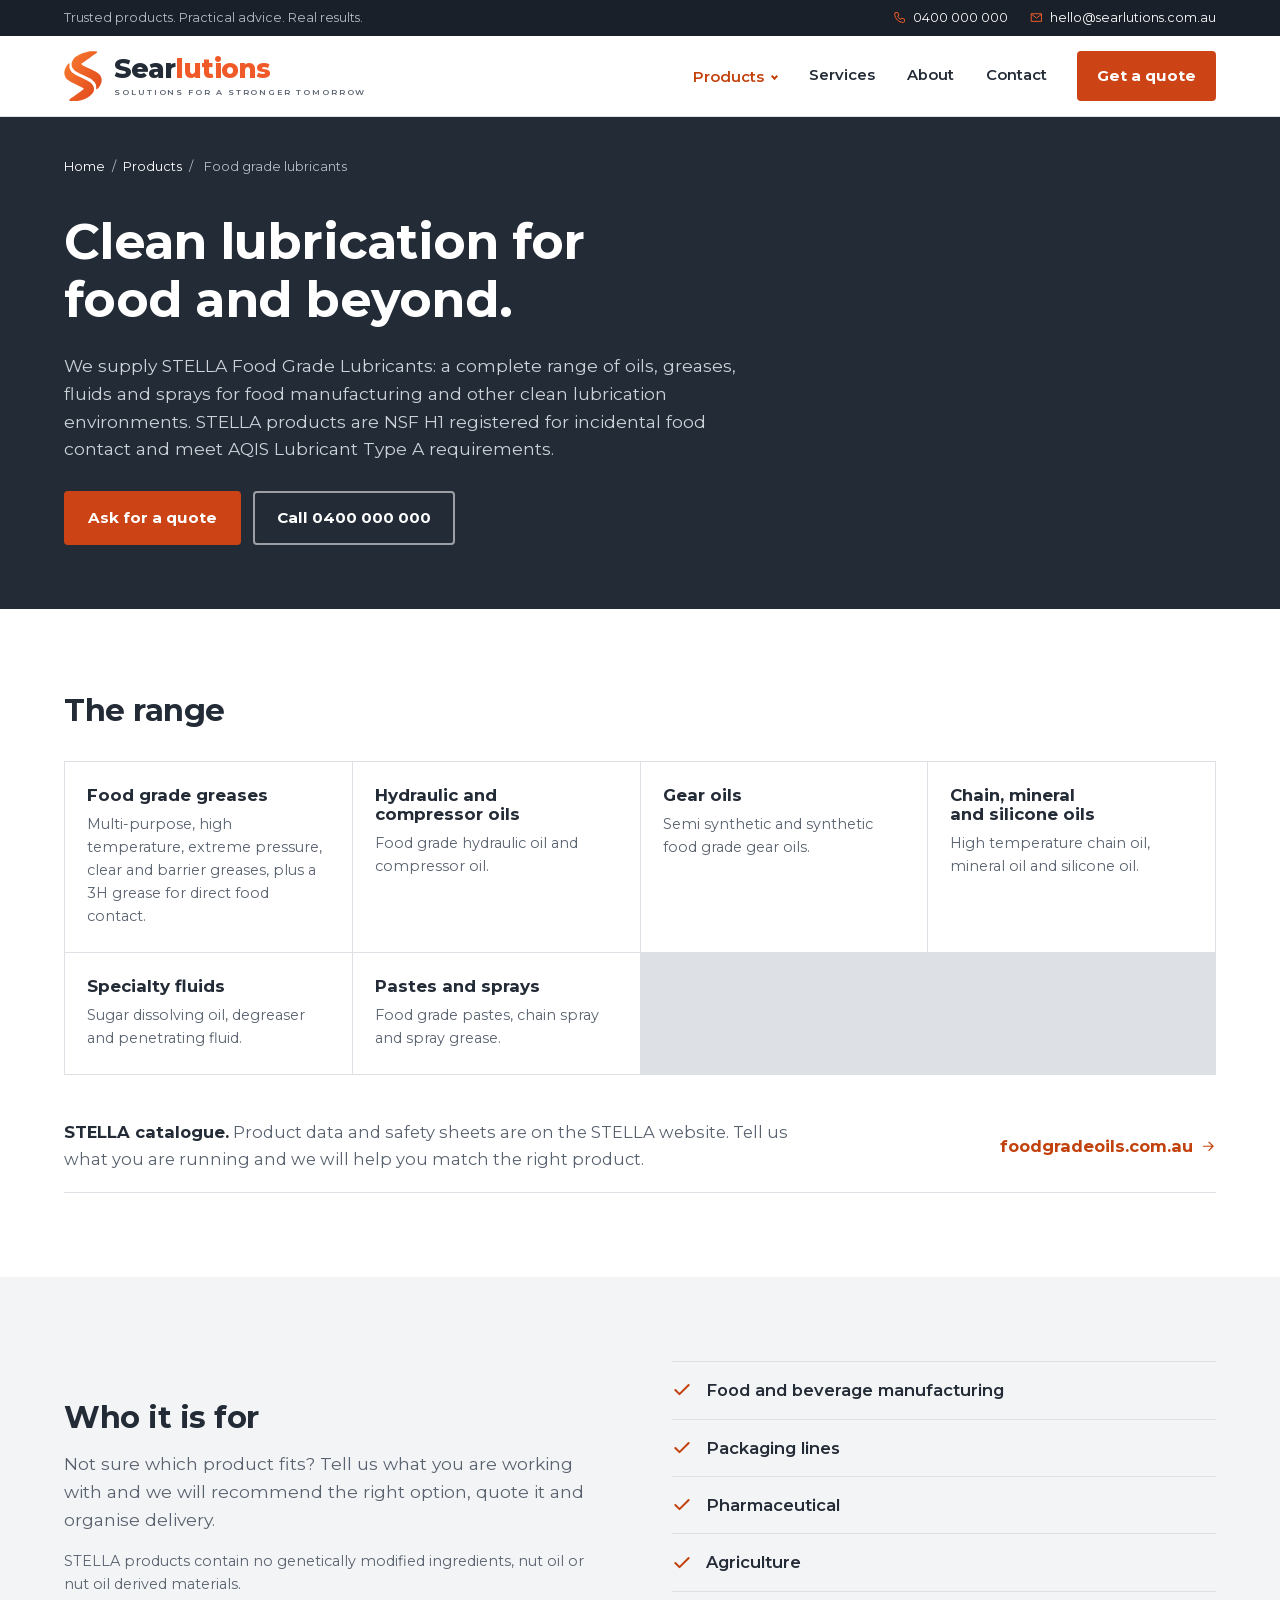
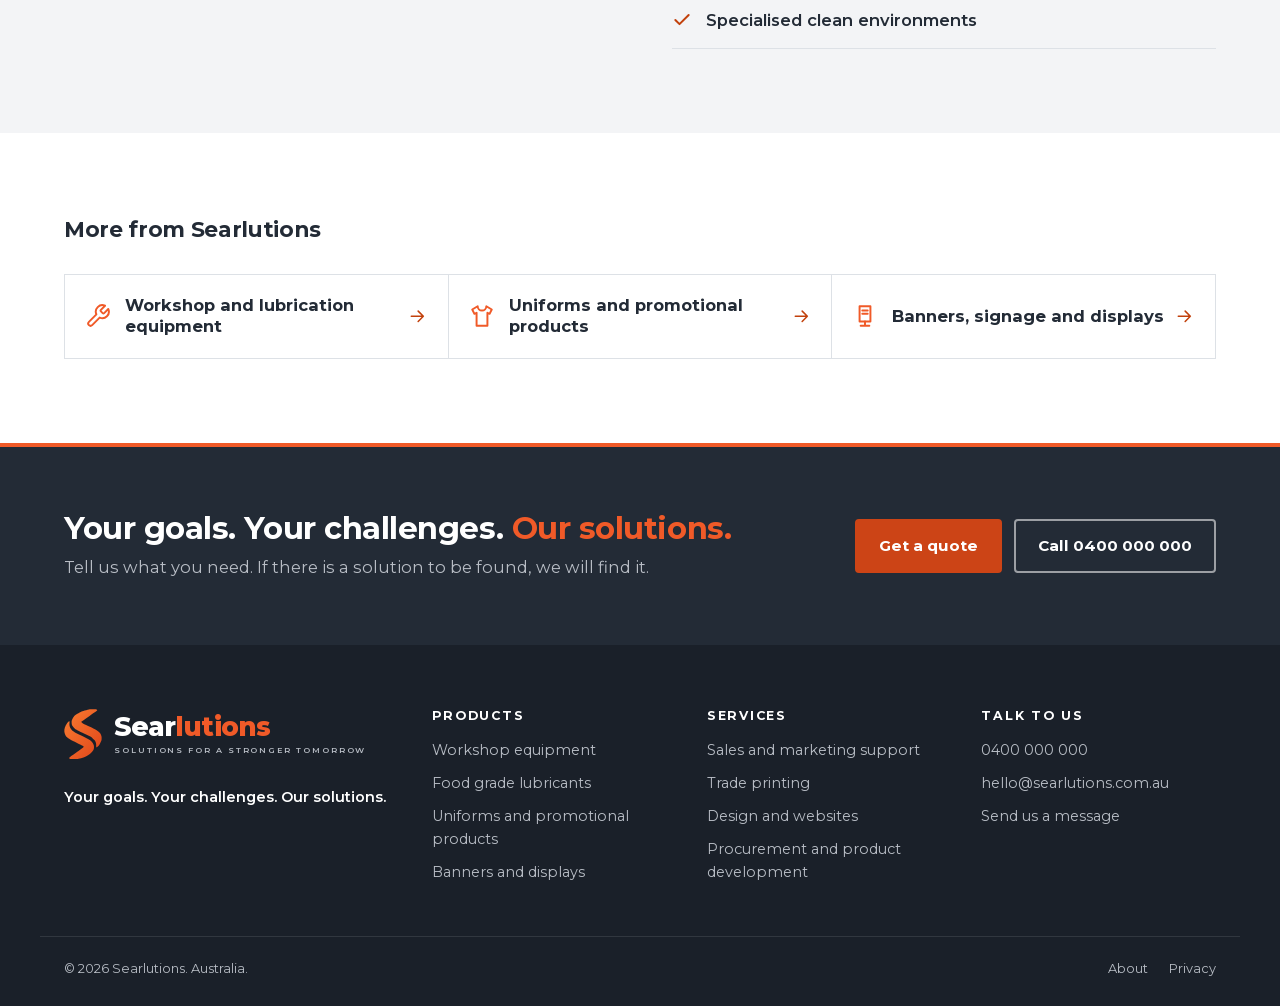
<file: food-grade-lubricants.html>
<!doctype html>
<html lang="en-AU">
<head>
<meta charset="utf-8">
<meta name="viewport" content="width=device-width, initial-scale=1">
<title>STELLA food grade lubricants, NSF H1 registered | Searlutions</title>
<meta name="description" content="STELLA food grade greases, oils, fluids and sprays, NSF H1 registered for incidental food contact. For food manufacturing, packaging, pharmaceutical and agriculture. Quotes through Searlutions.">
<meta name="robots" content="noindex, nofollow">
<link rel="canonical" href="https://searlutions.com.au/food-grade-lubricants.html">
<meta name="theme-color" content="#232B36">
<meta property="og:type" content="website">
<meta property="og:site_name" content="Searlutions">
<meta property="og:title" content="STELLA food grade lubricants, NSF H1 registered | Searlutions">
<meta property="og:description" content="STELLA food grade greases, oils, fluids and sprays, NSF H1 registered for incidental food contact. For food manufacturing, packaging, pharmaceutical and agriculture. Quotes through Searlutions.">
<meta property="og:url" content="https://searlutions.com.au/food-grade-lubricants.html">
<meta property="og:image" content="https://searlutions.com.au/assets/img/og.png">
<meta name="twitter:card" content="summary_large_image">
<link rel="icon" href="assets/img/favicon.svg" type="image/svg+xml">
<link rel="apple-touch-icon" href="assets/img/apple-touch-icon.png">
<link rel="preload" href="assets/fonts/montserrat.woff2" as="font" type="font/woff2" crossorigin>
<link rel="stylesheet" href="assets/css/styles.css?v=109746dc">
<script>document.documentElement.classList.add('js')</script>
<script type="application/ld+json">{"@context": "https://schema.org", "@type": "ProfessionalService", "name": "Searlutions", "slogan": "Solutions for a stronger tomorrow", "url": "https://searlutions.com.au/", "image": "https://searlutions.com.au/assets/img/og.png", "logo": "https://searlutions.com.au/assets/img/icon-512.png", "telephone": "+61400000000", "email": "hello@searlutions.com.au", "areaServed": "Australia", "description": "Quality products and on-demand sales and marketing solutions for small and growing businesses.", "knowsAbout": ["Workshop and lubrication equipment", "Food grade lubricants", "Uniforms and promotional products", "Banners, signage and displays", "Sales and marketing support", "Trade printing", "Creative design and website development", "Procurement and new product development"]}</script>
</head>
<body>
<a class="skip" href="#main">Skip to content</a>

<div class="topbar">
  <div class="wrap topbar__in">
    <p>Trusted products. Practical advice. Real results.</p>
    <p class="topbar__contact"><a href="tel:+61400000000"><svg class="ico" viewBox="0 0 24 24" fill="none" stroke="currentColor" stroke-width="1.8" stroke-linecap="round" stroke-linejoin="round" aria-hidden="true"><path d="M5 3h4l2 5-2.5 1.5a11 11 0 0 0 6 6L16 13l5 2v4a2 2 0 0 1-2 2A16 16 0 0 1 3 5a2 2 0 0 1 2-2z"/></svg>0400 000 000</a><a href="mailto:hello@searlutions.com.au"><svg class="ico" viewBox="0 0 24 24" fill="none" stroke="currentColor" stroke-width="1.8" stroke-linecap="round" stroke-linejoin="round" aria-hidden="true"><path d="M3 5h18v14H3z"/><path d="m3 6 9 7 9-7"/></svg>hello@searlutions.com.au</a></p>
  </div>
</div>

<header class="bar">
  <div class="wrap bar__in">
    <a class="logo" href="./" aria-label="Searlutions home"><svg xmlns="http://www.w3.org/2000/svg" viewBox="2.7 6.8 61.9 82.3"><defs><linearGradient id="sg20" x1="0" y1="0" x2="1" y2="1"><stop offset="0" stop-color="#F7782F"/><stop offset="1" stop-color="#E24A1C"/></linearGradient></defs><path d="M10.55 27.02C10.27 27.23 10.15 27.13 9.39 28.13C8.62 29.13 6.90 31.30 5.96 33.02C5.03 34.73 4.21 37.09 3.77 38.41C3.33 39.73 3.41 39.93 3.34 40.93C3.28 41.94 3.22 43.30 3.37 44.42C3.51 45.54 3.91 46.75 4.23 47.66C4.56 48.58 4.80 49.08 5.33 49.91C5.85 50.74 6.10 51.52 7.37 52.62C8.63 53.73 8.65 54.19 12.92 56.56C17.19 58.93 29.44 64.95 32.97 66.84C36.51 68.72 33.91 67.60 34.13 67.86C34.36 68.13 34.37 68.15 34.32 68.42C34.27 68.70 34.90 68.57 33.83 69.52C32.75 70.48 31.40 71.57 27.87 74.15C24.35 76.74 15.42 83.05 12.70 85.05C9.98 87.05 11.77 85.77 11.56 86.15C11.35 86.52 11.28 86.96 11.44 87.29C11.60 87.61 12.04 87.92 12.50 88.10C12.96 88.28 13.02 88.30 14.19 88.37C15.36 88.45 18.04 88.57 19.50 88.56C20.97 88.54 21.15 88.56 22.99 88.28C24.83 88.01 27.96 87.61 30.52 86.90C33.08 86.19 35.95 85.15 38.33 84.03C40.71 82.90 43.12 81.40 44.82 80.17C46.51 78.93 47.64 77.55 48.50 76.61C49.37 75.67 49.59 75.27 50.02 74.54C50.44 73.82 50.79 73.06 51.04 72.27C51.30 71.48 51.49 70.78 51.54 69.80C51.58 68.83 51.48 67.37 51.32 66.41C51.15 65.45 51.07 65.00 50.55 64.03C50.04 63.05 49.11 61.59 48.21 60.54C47.31 59.48 47.11 59.01 45.14 57.71C43.17 56.41 39.13 54.15 36.41 52.75C33.69 51.35 31.19 50.49 28.82 49.33C26.45 48.18 24.22 47.03 22.17 45.82C20.12 44.62 17.86 43.14 16.52 42.08C15.19 41.03 14.83 40.42 14.14 39.51C13.46 38.60 12.85 37.79 12.42 36.62C11.99 35.45 11.66 34.02 11.54 32.50C11.43 30.97 11.82 28.42 11.74 27.49C11.67 26.55 11.29 26.95 11.09 26.88C10.89 26.80 10.84 26.81 10.55 27.02Z" fill="url(#sg20)"/><path d="M28.86 12.09C27.11 12.94 25.21 14.17 23.79 15.08C22.37 15.99 21.21 16.83 20.35 17.53C19.49 18.24 19.22 18.54 18.63 19.30C18.04 20.07 17.33 21.15 16.81 22.13C16.29 23.11 15.76 24.25 15.48 25.18C15.20 26.12 15.14 26.73 15.11 27.74C15.09 28.74 15.17 30.24 15.33 31.22C15.49 32.20 15.56 32.64 16.09 33.61C16.62 34.58 17.80 36.19 18.51 37.06C19.22 37.93 19.72 38.29 20.37 38.82C21.03 39.35 20.36 39.11 22.43 40.25C24.51 41.39 28.96 43.73 32.82 45.65C36.69 47.58 42.90 50.36 45.61 51.80C48.31 53.25 47.98 53.38 49.07 54.32C50.17 55.26 51.42 56.58 52.18 57.45C52.94 58.32 53.16 58.54 53.63 59.54C54.10 60.55 54.74 62.00 55.00 63.49C55.25 64.98 55.10 67.58 55.18 68.49C55.25 69.41 55.24 68.89 55.45 68.99C55.66 69.08 56.06 69.23 56.43 69.07C56.80 68.92 56.93 68.90 57.66 68.06C58.39 67.23 59.82 65.76 60.82 64.09C61.81 62.41 63.09 59.61 63.62 58.03C64.14 56.45 63.93 55.59 63.97 54.58C64.02 53.57 64.01 52.82 63.88 51.98C63.75 51.15 63.48 50.34 63.19 49.57C62.89 48.79 62.63 48.14 62.10 47.32C61.57 46.50 61.15 45.72 60.01 44.67C58.88 43.62 57.80 42.53 55.29 41.02C52.77 39.50 48.53 37.38 44.91 35.58C41.30 33.79 35.71 31.29 33.59 30.25C31.47 29.21 32.52 29.70 32.18 29.36C31.85 29.01 31.60 28.60 31.58 28.20C31.55 27.79 28.03 29.94 32.03 26.93C36.04 23.92 51.55 13.12 55.63 10.15C59.70 7.17 56.36 9.33 56.51 9.06C56.66 8.79 56.66 8.75 56.51 8.52C56.35 8.28 56.01 7.85 55.58 7.66C55.15 7.47 55.25 7.42 53.93 7.37C52.61 7.32 49.44 7.28 47.67 7.34C45.89 7.39 45.51 7.28 43.29 7.72C41.06 8.16 36.71 9.25 34.30 9.98C31.90 10.71 30.62 11.24 28.86 12.09Z" fill="url(#sg20)"/></svg><span class="logo__text"><span class="logo__name">Sear<b>lutions</b></span><span class="logo__tag">Solutions for a stronger tomorrow</span></span></a>
    <button class="bar__menu" type="button" aria-expanded="false" aria-controls="nav"><span></span>Menu</button>
    <nav class="bar__nav" id="nav" aria-label="Main">
      <div class="drop">
        <a href="products.html" data-nav="products" aria-current="page">Products</a>
        <div class="drop__panel"><a href="workshop-equipment.html"><svg class="ico" viewBox="0 0 24 24" fill="none" stroke="currentColor" stroke-width="1.8" stroke-linecap="round" stroke-linejoin="round" aria-hidden="true"><path d="M14.7 6.3a1 1 0 0 0 0 1.4l1.6 1.6a1 1 0 0 0 1.4 0l3.77-3.77a6 6 0 0 1-7.94 7.94l-6.91 6.91a2.12 2.12 0 0 1-3-3l6.91-6.91a6 6 0 0 1 7.94-7.94z"/></svg><span>Workshop and lubrication equipment</span></a><a href="food-grade-lubricants.html"><svg class="ico" viewBox="0 0 24 24" fill="none" stroke="currentColor" stroke-width="1.8" stroke-linecap="round" stroke-linejoin="round" aria-hidden="true"><path d="M12 3s6 6.5 6 11a6 6 0 0 1-12 0c0-4.5 6-11 6-11z"/><path d="M9.5 14.5a2.5 2.5 0 0 0 2.5 2.5"/></svg><span>Food grade lubricants</span></a><a href="uniforms-promotional-products.html"><svg class="ico" viewBox="0 0 24 24" fill="none" stroke="currentColor" stroke-width="1.8" stroke-linecap="round" stroke-linejoin="round" aria-hidden="true"><path d="M8 3 3 6l2 4 2-1v12h10V9l2 1 2-4-5-3a4 4 0 0 1-8 0z"/></svg><span>Uniforms and promotional products</span></a><a href="banners-displays.html"><svg class="ico" viewBox="0 0 24 24" fill="none" stroke="currentColor" stroke-width="1.8" stroke-linecap="round" stroke-linejoin="round" aria-hidden="true"><path d="M7 3h10v14H7z"/><path d="M12 17v4M8 21h8M9.5 7h5M9.5 10h5"/></svg><span>Banners, signage and displays</span></a></div>
      </div>
      <a href="services.html" data-nav="services">Services</a>
      <a href="about.html" data-nav="about">About</a>
      <a href="contact.html" data-nav="contact">Contact</a>
      <a class="button" href="contact.html">Get a quote</a>
    </nav>
  </div>
</header>

<main id="main">
<section class="pagehead" aria-labelledby="page-h">
  <div class="wrap pagehead__in">
    <nav class="crumbs" aria-label="Breadcrumb"><a href="./">Home</a> <span>/</span> <a href="products.html">Products</a> <span>/</span> <span aria-current="page">Food grade lubricants</span></nav>
    <h1 id="page-h">Clean lubrication for food and beyond.</h1>
    <p class="lead">We supply STELLA Food Grade Lubricants: a complete range of oils, greases, fluids and sprays for food manufacturing and other clean lubrication environments. STELLA products are NSF H1 registered for incidental food contact and meet AQIS Lubricant Type A requirements.</p>
    <p class="actions"><a class="button" href="contact.html?need=Food%20grade%20lubricants">Ask for a quote</a> <a class="button button--ghost" href="tel:+61400000000">Call 0400 000 000</a></p>
  </div>
</section>

<section class="sec" aria-labelledby="range-h">
  <div class="wrap">
    <h2 class="head" id="range-h">The range</h2>
    <ul class="ranges"><li><h3>Food grade greases</h3><p>Multi-purpose, high temperature, extreme pressure, clear and barrier greases, plus a 3H grease for direct food contact.</p></li><li><h3>Hydraulic and compressor oils</h3><p>Food grade hydraulic oil and compressor oil.</p></li><li><h3>Gear oils</h3><p>Semi synthetic and synthetic food grade gear oils.</p></li><li><h3>Chain, mineral and silicone oils</h3><p>High temperature chain oil, mineral oil and silicone oil.</p></li><li><h3>Specialty fluids</h3><p>Sugar dissolving oil, degreaser and penetrating fluid.</p></li><li><h3>Pastes and sprays</h3><p>Food grade pastes, chain spray and spray grease.</p></li></ul>
    <aside class="brandnote"><p><strong>STELLA catalogue.</strong> Product data and safety sheets are on the STELLA website. Tell us what you are running and we will help you match the right product.</p><a class="link" href="https://foodgradeoils.com.au" target="_blank" rel="noopener">foodgradeoils.com.au <svg class="ico" viewBox="0 0 24 24" fill="none" stroke="currentColor" stroke-width="1.8" stroke-linecap="round" stroke-linejoin="round" aria-hidden="true"><path d="M5 12h14M13 6l6 6-6 6"/></svg></a></aside>
  </div>
</section>

<section class="sec sec--paper" aria-labelledby="for-h">
  <div class="wrap split">
    <div>
      <h2 id="for-h">Who it is for</h2>
      <p class="lead">Not sure which product fits? Tell us what you are working with and we will recommend the right option, quote it and organise delivery.</p>
      <p class="small">STELLA products contain no genetically modified ingredients, nut oil or nut oil derived materials.</p>
    </div>
    <ul class="ticks"><li><svg class="ico" viewBox="0 0 24 24" fill="none" stroke="currentColor" stroke-width="1.8" stroke-linecap="round" stroke-linejoin="round" aria-hidden="true"><path d="m4 12 5 5L20 6"/></svg>Food and beverage manufacturing</li><li><svg class="ico" viewBox="0 0 24 24" fill="none" stroke="currentColor" stroke-width="1.8" stroke-linecap="round" stroke-linejoin="round" aria-hidden="true"><path d="m4 12 5 5L20 6"/></svg>Packaging lines</li><li><svg class="ico" viewBox="0 0 24 24" fill="none" stroke="currentColor" stroke-width="1.8" stroke-linecap="round" stroke-linejoin="round" aria-hidden="true"><path d="m4 12 5 5L20 6"/></svg>Pharmaceutical</li><li><svg class="ico" viewBox="0 0 24 24" fill="none" stroke="currentColor" stroke-width="1.8" stroke-linecap="round" stroke-linejoin="round" aria-hidden="true"><path d="m4 12 5 5L20 6"/></svg>Agriculture</li><li><svg class="ico" viewBox="0 0 24 24" fill="none" stroke="currentColor" stroke-width="1.8" stroke-linecap="round" stroke-linejoin="round" aria-hidden="true"><path d="m4 12 5 5L20 6"/></svg>Specialised clean environments</li></ul>
  </div>
</section>

<section class="sec" aria-labelledby="more-h">
  <div class="wrap">
    <h2 class="head head--sm" id="more-h">More from Searlutions</h2>
    <ul class="tiles tiles--three"><li><a class="tile tile--sm" href="workshop-equipment.html"><svg class="ico" viewBox="0 0 24 24" fill="none" stroke="currentColor" stroke-width="1.8" stroke-linecap="round" stroke-linejoin="round" aria-hidden="true"><path d="M14.7 6.3a1 1 0 0 0 0 1.4l1.6 1.6a1 1 0 0 0 1.4 0l3.77-3.77a6 6 0 0 1-7.94 7.94l-6.91 6.91a2.12 2.12 0 0 1-3-3l6.91-6.91a6 6 0 0 1 7.94-7.94z"/></svg><span class="tile__name">Workshop and lubrication equipment</span><svg class="ico tile__go" viewBox="0 0 24 24" fill="none" stroke="currentColor" stroke-width="1.8" stroke-linecap="round" stroke-linejoin="round" aria-hidden="true"><path d="M5 12h14M13 6l6 6-6 6"/></svg></a></li><li><a class="tile tile--sm" href="uniforms-promotional-products.html"><svg class="ico" viewBox="0 0 24 24" fill="none" stroke="currentColor" stroke-width="1.8" stroke-linecap="round" stroke-linejoin="round" aria-hidden="true"><path d="M8 3 3 6l2 4 2-1v12h10V9l2 1 2-4-5-3a4 4 0 0 1-8 0z"/></svg><span class="tile__name">Uniforms and promotional products</span><svg class="ico tile__go" viewBox="0 0 24 24" fill="none" stroke="currentColor" stroke-width="1.8" stroke-linecap="round" stroke-linejoin="round" aria-hidden="true"><path d="M5 12h14M13 6l6 6-6 6"/></svg></a></li><li><a class="tile tile--sm" href="banners-displays.html"><svg class="ico" viewBox="0 0 24 24" fill="none" stroke="currentColor" stroke-width="1.8" stroke-linecap="round" stroke-linejoin="round" aria-hidden="true"><path d="M7 3h10v14H7z"/><path d="M12 17v4M8 21h8M9.5 7h5M9.5 10h5"/></svg><span class="tile__name">Banners, signage and displays</span><svg class="ico tile__go" viewBox="0 0 24 24" fill="none" stroke="currentColor" stroke-width="1.8" stroke-linecap="round" stroke-linejoin="round" aria-hidden="true"><path d="M5 12h14M13 6l6 6-6 6"/></svg></a></li></ul>
  </div>
</section>

<section class="cta" aria-labelledby="cta-h">
  <div class="wrap cta__in">
    <div>
      <h2 id="cta-h">Your goals. Your challenges. <em>Our solutions.</em></h2>
      <p>Tell us what you need. If there is a solution to be found, we will find it.</p>
    </div>
    <p class="actions"><a class="button" href="contact.html">Get a quote</a> <a class="button button--ghost-light" href="tel:+61400000000">Call 0400 000 000</a></p>
  </div>
</section>


</main>

<footer class="foot">
  <div class="wrap foot__grid">
    <div class="foot__brand">
      <a class="logo logo--light" href="./" aria-label="Searlutions home"><svg xmlns="http://www.w3.org/2000/svg" viewBox="2.7 6.8 61.9 82.3"><defs><linearGradient id="sg21" x1="0" y1="0" x2="1" y2="1"><stop offset="0" stop-color="#F7782F"/><stop offset="1" stop-color="#E24A1C"/></linearGradient></defs><path d="M10.55 27.02C10.27 27.23 10.15 27.13 9.39 28.13C8.62 29.13 6.90 31.30 5.96 33.02C5.03 34.73 4.21 37.09 3.77 38.41C3.33 39.73 3.41 39.93 3.34 40.93C3.28 41.94 3.22 43.30 3.37 44.42C3.51 45.54 3.91 46.75 4.23 47.66C4.56 48.58 4.80 49.08 5.33 49.91C5.85 50.74 6.10 51.52 7.37 52.62C8.63 53.73 8.65 54.19 12.92 56.56C17.19 58.93 29.44 64.95 32.97 66.84C36.51 68.72 33.91 67.60 34.13 67.86C34.36 68.13 34.37 68.15 34.32 68.42C34.27 68.70 34.90 68.57 33.83 69.52C32.75 70.48 31.40 71.57 27.87 74.15C24.35 76.74 15.42 83.05 12.70 85.05C9.98 87.05 11.77 85.77 11.56 86.15C11.35 86.52 11.28 86.96 11.44 87.29C11.60 87.61 12.04 87.92 12.50 88.10C12.96 88.28 13.02 88.30 14.19 88.37C15.36 88.45 18.04 88.57 19.50 88.56C20.97 88.54 21.15 88.56 22.99 88.28C24.83 88.01 27.96 87.61 30.52 86.90C33.08 86.19 35.95 85.15 38.33 84.03C40.71 82.90 43.12 81.40 44.82 80.17C46.51 78.93 47.64 77.55 48.50 76.61C49.37 75.67 49.59 75.27 50.02 74.54C50.44 73.82 50.79 73.06 51.04 72.27C51.30 71.48 51.49 70.78 51.54 69.80C51.58 68.83 51.48 67.37 51.32 66.41C51.15 65.45 51.07 65.00 50.55 64.03C50.04 63.05 49.11 61.59 48.21 60.54C47.31 59.48 47.11 59.01 45.14 57.71C43.17 56.41 39.13 54.15 36.41 52.75C33.69 51.35 31.19 50.49 28.82 49.33C26.45 48.18 24.22 47.03 22.17 45.82C20.12 44.62 17.86 43.14 16.52 42.08C15.19 41.03 14.83 40.42 14.14 39.51C13.46 38.60 12.85 37.79 12.42 36.62C11.99 35.45 11.66 34.02 11.54 32.50C11.43 30.97 11.82 28.42 11.74 27.49C11.67 26.55 11.29 26.95 11.09 26.88C10.89 26.80 10.84 26.81 10.55 27.02Z" fill="url(#sg21)"/><path d="M28.86 12.09C27.11 12.94 25.21 14.17 23.79 15.08C22.37 15.99 21.21 16.83 20.35 17.53C19.49 18.24 19.22 18.54 18.63 19.30C18.04 20.07 17.33 21.15 16.81 22.13C16.29 23.11 15.76 24.25 15.48 25.18C15.20 26.12 15.14 26.73 15.11 27.74C15.09 28.74 15.17 30.24 15.33 31.22C15.49 32.20 15.56 32.64 16.09 33.61C16.62 34.58 17.80 36.19 18.51 37.06C19.22 37.93 19.72 38.29 20.37 38.82C21.03 39.35 20.36 39.11 22.43 40.25C24.51 41.39 28.96 43.73 32.82 45.65C36.69 47.58 42.90 50.36 45.61 51.80C48.31 53.25 47.98 53.38 49.07 54.32C50.17 55.26 51.42 56.58 52.18 57.45C52.94 58.32 53.16 58.54 53.63 59.54C54.10 60.55 54.74 62.00 55.00 63.49C55.25 64.98 55.10 67.58 55.18 68.49C55.25 69.41 55.24 68.89 55.45 68.99C55.66 69.08 56.06 69.23 56.43 69.07C56.80 68.92 56.93 68.90 57.66 68.06C58.39 67.23 59.82 65.76 60.82 64.09C61.81 62.41 63.09 59.61 63.62 58.03C64.14 56.45 63.93 55.59 63.97 54.58C64.02 53.57 64.01 52.82 63.88 51.98C63.75 51.15 63.48 50.34 63.19 49.57C62.89 48.79 62.63 48.14 62.10 47.32C61.57 46.50 61.15 45.72 60.01 44.67C58.88 43.62 57.80 42.53 55.29 41.02C52.77 39.50 48.53 37.38 44.91 35.58C41.30 33.79 35.71 31.29 33.59 30.25C31.47 29.21 32.52 29.70 32.18 29.36C31.85 29.01 31.60 28.60 31.58 28.20C31.55 27.79 28.03 29.94 32.03 26.93C36.04 23.92 51.55 13.12 55.63 10.15C59.70 7.17 56.36 9.33 56.51 9.06C56.66 8.79 56.66 8.75 56.51 8.52C56.35 8.28 56.01 7.85 55.58 7.66C55.15 7.47 55.25 7.42 53.93 7.37C52.61 7.32 49.44 7.28 47.67 7.34C45.89 7.39 45.51 7.28 43.29 7.72C41.06 8.16 36.71 9.25 34.30 9.98C31.90 10.71 30.62 11.24 28.86 12.09Z" fill="url(#sg21)"/></svg><span class="logo__text"><span class="logo__name">Sear<b>lutions</b></span><span class="logo__tag">Solutions for a stronger tomorrow</span></span></a>
      <p>Your goals. Your challenges. Our solutions.</p>
    </div>
    <div>
      <h2>Products</h2>
      <ul><li><a href="workshop-equipment.html">Workshop equipment</a></li><li><a href="food-grade-lubricants.html">Food grade lubricants</a></li><li><a href="uniforms-promotional-products.html">Uniforms and promotional products</a></li><li><a href="banners-displays.html">Banners and displays</a></li></ul>
    </div>
    <div>
      <h2>Services</h2>
      <ul><li><a href="services.html#support">Sales and marketing support</a></li><li><a href="services.html#printing">Trade printing</a></li><li><a href="services.html#design">Design and websites</a></li><li><a href="services.html#procurement">Procurement and product development</a></li></ul>
    </div>
    <div>
      <h2>Talk to us</h2>
      <ul><li><a href="tel:+61400000000">0400 000 000</a></li><li><a href="mailto:hello@searlutions.com.au">hello@searlutions.com.au</a></li><li><a href="contact.html">Send us a message</a></li></ul>
    </div>
  </div>
  <div class="wrap foot__meta">
    <p>&copy; 2026 Searlutions. Australia.</p>
    <p><a href="about.html">About</a> <a href="privacy.html">Privacy</a></p>
  </div>
</footer>

<div class="callbar">
  <a href="tel:+61400000000"><svg class="ico" viewBox="0 0 24 24" fill="none" stroke="currentColor" stroke-width="1.8" stroke-linecap="round" stroke-linejoin="round" aria-hidden="true"><path d="M5 3h4l2 5-2.5 1.5a11 11 0 0 0 6 6L16 13l5 2v4a2 2 0 0 1-2 2A16 16 0 0 1 3 5a2 2 0 0 1 2-2z"/></svg>Call</a>
  <a class="callbar__main" href="contact.html">Get a quote</a>
</div>

<script src="assets/js/main.js?v=109746dc" defer></script>
</body>
</html>
</file>
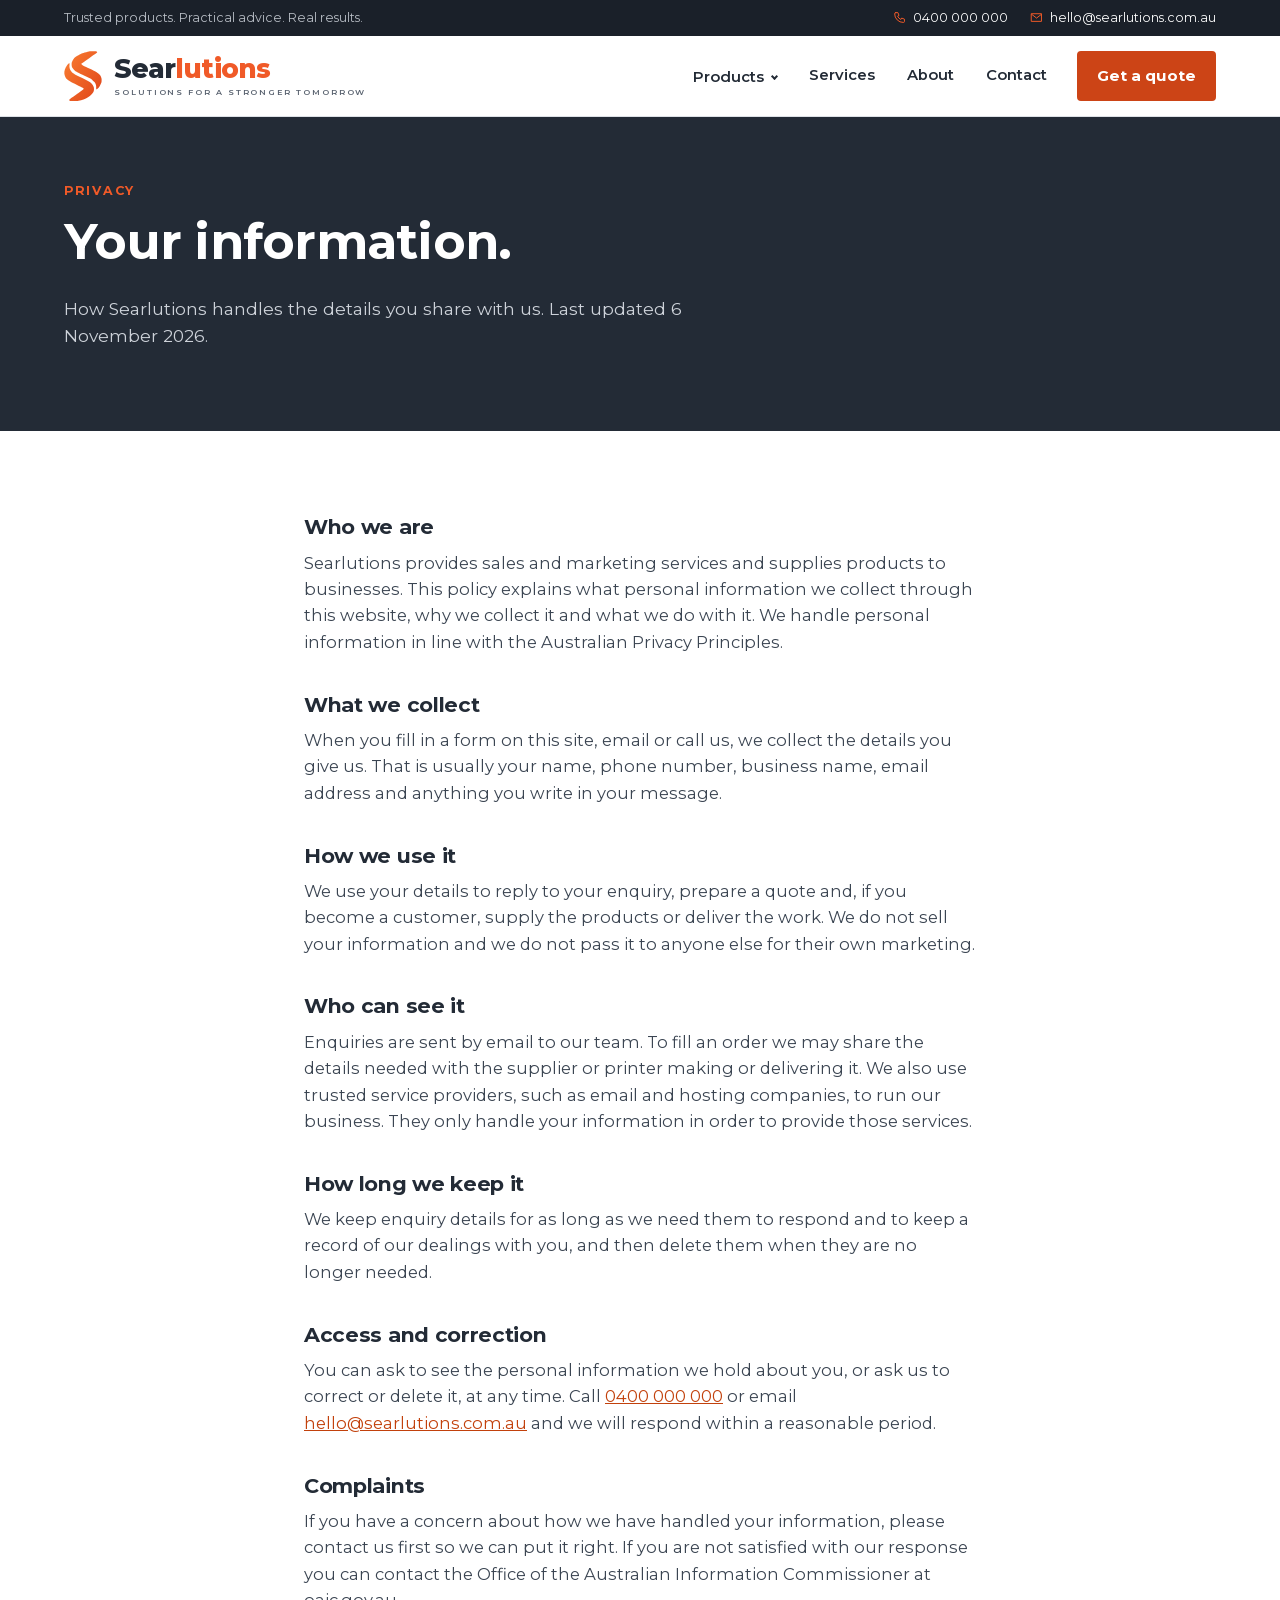
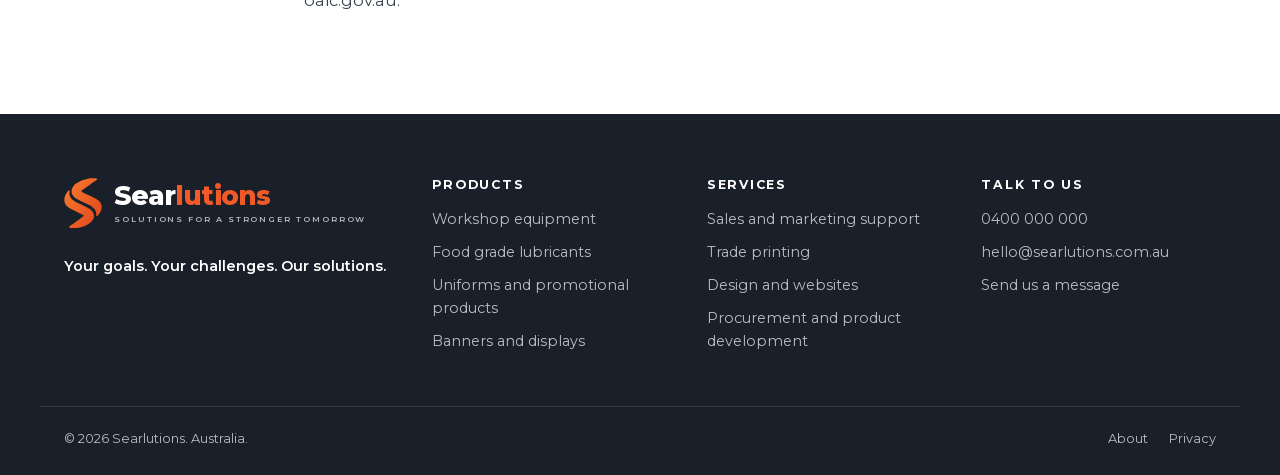
<file: privacy.html>
<!doctype html>
<html lang="en-AU">
<head>
<meta charset="utf-8">
<meta name="viewport" content="width=device-width, initial-scale=1">
<title>Privacy policy | Searlutions</title>
<meta name="description" content="How Searlutions collects, uses and protects the personal information you share with us.">
<meta name="robots" content="noindex, nofollow">
<link rel="canonical" href="https://searlutions.com.au/privacy.html">
<meta name="theme-color" content="#232B36">
<meta property="og:type" content="website">
<meta property="og:site_name" content="Searlutions">
<meta property="og:title" content="Privacy policy | Searlutions">
<meta property="og:description" content="How Searlutions collects, uses and protects the personal information you share with us.">
<meta property="og:url" content="https://searlutions.com.au/privacy.html">
<meta property="og:image" content="https://searlutions.com.au/assets/img/og.png">
<meta name="twitter:card" content="summary_large_image">
<link rel="icon" href="assets/img/favicon.svg" type="image/svg+xml">
<link rel="apple-touch-icon" href="assets/img/apple-touch-icon.png">
<link rel="preload" href="assets/fonts/montserrat.woff2" as="font" type="font/woff2" crossorigin>
<link rel="stylesheet" href="assets/css/styles.css?v=109746dc">
<script>document.documentElement.classList.add('js')</script>
<script type="application/ld+json">{"@context": "https://schema.org", "@type": "ProfessionalService", "name": "Searlutions", "slogan": "Solutions for a stronger tomorrow", "url": "https://searlutions.com.au/", "image": "https://searlutions.com.au/assets/img/og.png", "logo": "https://searlutions.com.au/assets/img/icon-512.png", "telephone": "+61400000000", "email": "hello@searlutions.com.au", "areaServed": "Australia", "description": "Quality products and on-demand sales and marketing solutions for small and growing businesses.", "knowsAbout": ["Workshop and lubrication equipment", "Food grade lubricants", "Uniforms and promotional products", "Banners, signage and displays", "Sales and marketing support", "Trade printing", "Creative design and website development", "Procurement and new product development"]}</script>
</head>
<body>
<a class="skip" href="#main">Skip to content</a>

<div class="topbar">
  <div class="wrap topbar__in">
    <p>Trusted products. Practical advice. Real results.</p>
    <p class="topbar__contact"><a href="tel:+61400000000"><svg class="ico" viewBox="0 0 24 24" fill="none" stroke="currentColor" stroke-width="1.8" stroke-linecap="round" stroke-linejoin="round" aria-hidden="true"><path d="M5 3h4l2 5-2.5 1.5a11 11 0 0 0 6 6L16 13l5 2v4a2 2 0 0 1-2 2A16 16 0 0 1 3 5a2 2 0 0 1 2-2z"/></svg>0400 000 000</a><a href="mailto:hello@searlutions.com.au"><svg class="ico" viewBox="0 0 24 24" fill="none" stroke="currentColor" stroke-width="1.8" stroke-linecap="round" stroke-linejoin="round" aria-hidden="true"><path d="M3 5h18v14H3z"/><path d="m3 6 9 7 9-7"/></svg>hello@searlutions.com.au</a></p>
  </div>
</div>

<header class="bar">
  <div class="wrap bar__in">
    <a class="logo" href="./" aria-label="Searlutions home"><svg xmlns="http://www.w3.org/2000/svg" viewBox="2.7 6.8 61.9 82.3"><defs><linearGradient id="sg12" x1="0" y1="0" x2="1" y2="1"><stop offset="0" stop-color="#F7782F"/><stop offset="1" stop-color="#E24A1C"/></linearGradient></defs><path d="M10.55 27.02C10.27 27.23 10.15 27.13 9.39 28.13C8.62 29.13 6.90 31.30 5.96 33.02C5.03 34.73 4.21 37.09 3.77 38.41C3.33 39.73 3.41 39.93 3.34 40.93C3.28 41.94 3.22 43.30 3.37 44.42C3.51 45.54 3.91 46.75 4.23 47.66C4.56 48.58 4.80 49.08 5.33 49.91C5.85 50.74 6.10 51.52 7.37 52.62C8.63 53.73 8.65 54.19 12.92 56.56C17.19 58.93 29.44 64.95 32.97 66.84C36.51 68.72 33.91 67.60 34.13 67.86C34.36 68.13 34.37 68.15 34.32 68.42C34.27 68.70 34.90 68.57 33.83 69.52C32.75 70.48 31.40 71.57 27.87 74.15C24.35 76.74 15.42 83.05 12.70 85.05C9.98 87.05 11.77 85.77 11.56 86.15C11.35 86.52 11.28 86.96 11.44 87.29C11.60 87.61 12.04 87.92 12.50 88.10C12.96 88.28 13.02 88.30 14.19 88.37C15.36 88.45 18.04 88.57 19.50 88.56C20.97 88.54 21.15 88.56 22.99 88.28C24.83 88.01 27.96 87.61 30.52 86.90C33.08 86.19 35.95 85.15 38.33 84.03C40.71 82.90 43.12 81.40 44.82 80.17C46.51 78.93 47.64 77.55 48.50 76.61C49.37 75.67 49.59 75.27 50.02 74.54C50.44 73.82 50.79 73.06 51.04 72.27C51.30 71.48 51.49 70.78 51.54 69.80C51.58 68.83 51.48 67.37 51.32 66.41C51.15 65.45 51.07 65.00 50.55 64.03C50.04 63.05 49.11 61.59 48.21 60.54C47.31 59.48 47.11 59.01 45.14 57.71C43.17 56.41 39.13 54.15 36.41 52.75C33.69 51.35 31.19 50.49 28.82 49.33C26.45 48.18 24.22 47.03 22.17 45.82C20.12 44.62 17.86 43.14 16.52 42.08C15.19 41.03 14.83 40.42 14.14 39.51C13.46 38.60 12.85 37.79 12.42 36.62C11.99 35.45 11.66 34.02 11.54 32.50C11.43 30.97 11.82 28.42 11.74 27.49C11.67 26.55 11.29 26.95 11.09 26.88C10.89 26.80 10.84 26.81 10.55 27.02Z" fill="url(#sg12)"/><path d="M28.86 12.09C27.11 12.94 25.21 14.17 23.79 15.08C22.37 15.99 21.21 16.83 20.35 17.53C19.49 18.24 19.22 18.54 18.63 19.30C18.04 20.07 17.33 21.15 16.81 22.13C16.29 23.11 15.76 24.25 15.48 25.18C15.20 26.12 15.14 26.73 15.11 27.74C15.09 28.74 15.17 30.24 15.33 31.22C15.49 32.20 15.56 32.64 16.09 33.61C16.62 34.58 17.80 36.19 18.51 37.06C19.22 37.93 19.72 38.29 20.37 38.82C21.03 39.35 20.36 39.11 22.43 40.25C24.51 41.39 28.96 43.73 32.82 45.65C36.69 47.58 42.90 50.36 45.61 51.80C48.31 53.25 47.98 53.38 49.07 54.32C50.17 55.26 51.42 56.58 52.18 57.45C52.94 58.32 53.16 58.54 53.63 59.54C54.10 60.55 54.74 62.00 55.00 63.49C55.25 64.98 55.10 67.58 55.18 68.49C55.25 69.41 55.24 68.89 55.45 68.99C55.66 69.08 56.06 69.23 56.43 69.07C56.80 68.92 56.93 68.90 57.66 68.06C58.39 67.23 59.82 65.76 60.82 64.09C61.81 62.41 63.09 59.61 63.62 58.03C64.14 56.45 63.93 55.59 63.97 54.58C64.02 53.57 64.01 52.82 63.88 51.98C63.75 51.15 63.48 50.34 63.19 49.57C62.89 48.79 62.63 48.14 62.10 47.32C61.57 46.50 61.15 45.72 60.01 44.67C58.88 43.62 57.80 42.53 55.29 41.02C52.77 39.50 48.53 37.38 44.91 35.58C41.30 33.79 35.71 31.29 33.59 30.25C31.47 29.21 32.52 29.70 32.18 29.36C31.85 29.01 31.60 28.60 31.58 28.20C31.55 27.79 28.03 29.94 32.03 26.93C36.04 23.92 51.55 13.12 55.63 10.15C59.70 7.17 56.36 9.33 56.51 9.06C56.66 8.79 56.66 8.75 56.51 8.52C56.35 8.28 56.01 7.85 55.58 7.66C55.15 7.47 55.25 7.42 53.93 7.37C52.61 7.32 49.44 7.28 47.67 7.34C45.89 7.39 45.51 7.28 43.29 7.72C41.06 8.16 36.71 9.25 34.30 9.98C31.90 10.71 30.62 11.24 28.86 12.09Z" fill="url(#sg12)"/></svg><span class="logo__text"><span class="logo__name">Sear<b>lutions</b></span><span class="logo__tag">Solutions for a stronger tomorrow</span></span></a>
    <button class="bar__menu" type="button" aria-expanded="false" aria-controls="nav"><span></span>Menu</button>
    <nav class="bar__nav" id="nav" aria-label="Main">
      <div class="drop">
        <a href="products.html" data-nav="products">Products</a>
        <div class="drop__panel"><a href="workshop-equipment.html"><svg class="ico" viewBox="0 0 24 24" fill="none" stroke="currentColor" stroke-width="1.8" stroke-linecap="round" stroke-linejoin="round" aria-hidden="true"><path d="M14.7 6.3a1 1 0 0 0 0 1.4l1.6 1.6a1 1 0 0 0 1.4 0l3.77-3.77a6 6 0 0 1-7.94 7.94l-6.91 6.91a2.12 2.12 0 0 1-3-3l6.91-6.91a6 6 0 0 1 7.94-7.94z"/></svg><span>Workshop and lubrication equipment</span></a><a href="food-grade-lubricants.html"><svg class="ico" viewBox="0 0 24 24" fill="none" stroke="currentColor" stroke-width="1.8" stroke-linecap="round" stroke-linejoin="round" aria-hidden="true"><path d="M12 3s6 6.5 6 11a6 6 0 0 1-12 0c0-4.5 6-11 6-11z"/><path d="M9.5 14.5a2.5 2.5 0 0 0 2.5 2.5"/></svg><span>Food grade lubricants</span></a><a href="uniforms-promotional-products.html"><svg class="ico" viewBox="0 0 24 24" fill="none" stroke="currentColor" stroke-width="1.8" stroke-linecap="round" stroke-linejoin="round" aria-hidden="true"><path d="M8 3 3 6l2 4 2-1v12h10V9l2 1 2-4-5-3a4 4 0 0 1-8 0z"/></svg><span>Uniforms and promotional products</span></a><a href="banners-displays.html"><svg class="ico" viewBox="0 0 24 24" fill="none" stroke="currentColor" stroke-width="1.8" stroke-linecap="round" stroke-linejoin="round" aria-hidden="true"><path d="M7 3h10v14H7z"/><path d="M12 17v4M8 21h8M9.5 7h5M9.5 10h5"/></svg><span>Banners, signage and displays</span></a></div>
      </div>
      <a href="services.html" data-nav="services">Services</a>
      <a href="about.html" data-nav="about">About</a>
      <a href="contact.html" data-nav="contact">Contact</a>
      <a class="button" href="contact.html">Get a quote</a>
    </nav>
  </div>
</header>

<main id="main">
<section class="pagehead pagehead--short" aria-labelledby="page-h">
  <div class="wrap pagehead__in">
    <p class="eyebrow">Privacy</p>
    <h1 id="page-h">Your information.</h1>
    <p class="lead">How Searlutions handles the details you share with us. Last updated 6 November 2026.</p>
  </div>
</section>

<section class="sec" aria-label="Privacy policy">
  <div class="wrap prose prose--narrow">
    <h2>Who we are</h2>
    <p>Searlutions provides sales and marketing services and supplies products to businesses. This policy explains what personal information we collect through this website, why we collect it and what we do with it. We handle personal information in line with the Australian Privacy Principles.</p>

    <h2>What we collect</h2>
    <p>When you fill in a form on this site, email or call us, we collect the details you give us. That is usually your name, phone number, business name, email address and anything you write in your message.</p>

    <h2>How we use it</h2>
    <p>We use your details to reply to your enquiry, prepare a quote and, if you become a customer, supply the products or deliver the work. We do not sell your information and we do not pass it to anyone else for their own marketing.</p>

    <h2>Who can see it</h2>
    <p>Enquiries are sent by email to our team. To fill an order we may share the details needed with the supplier or printer making or delivering it. We also use trusted service providers, such as email and hosting companies, to run our business. They only handle your information in order to provide those services.</p>

    <h2>How long we keep it</h2>
    <p>We keep enquiry details for as long as we need them to respond and to keep a record of our dealings with you, and then delete them when they are no longer needed.</p>

    <h2>Access and correction</h2>
    <p>You can ask to see the personal information we hold about you, or ask us to correct or delete it, at any time. Call <a href="tel:+61400000000">0400 000 000</a> or email <a href="mailto:hello@searlutions.com.au">hello@searlutions.com.au</a> and we will respond within a reasonable period.</p>

    <h2>Complaints</h2>
    <p>If you have a concern about how we have handled your information, please contact us first so we can put it right. If you are not satisfied with our response you can contact the Office of the Australian Information Commissioner at oaic.gov.au.</p>
  </div>
</section>

</main>

<footer class="foot">
  <div class="wrap foot__grid">
    <div class="foot__brand">
      <a class="logo logo--light" href="./" aria-label="Searlutions home"><svg xmlns="http://www.w3.org/2000/svg" viewBox="2.7 6.8 61.9 82.3"><defs><linearGradient id="sg13" x1="0" y1="0" x2="1" y2="1"><stop offset="0" stop-color="#F7782F"/><stop offset="1" stop-color="#E24A1C"/></linearGradient></defs><path d="M10.55 27.02C10.27 27.23 10.15 27.13 9.39 28.13C8.62 29.13 6.90 31.30 5.96 33.02C5.03 34.73 4.21 37.09 3.77 38.41C3.33 39.73 3.41 39.93 3.34 40.93C3.28 41.94 3.22 43.30 3.37 44.42C3.51 45.54 3.91 46.75 4.23 47.66C4.56 48.58 4.80 49.08 5.33 49.91C5.85 50.74 6.10 51.52 7.37 52.62C8.63 53.73 8.65 54.19 12.92 56.56C17.19 58.93 29.44 64.95 32.97 66.84C36.51 68.72 33.91 67.60 34.13 67.86C34.36 68.13 34.37 68.15 34.32 68.42C34.27 68.70 34.90 68.57 33.83 69.52C32.75 70.48 31.40 71.57 27.87 74.15C24.35 76.74 15.42 83.05 12.70 85.05C9.98 87.05 11.77 85.77 11.56 86.15C11.35 86.52 11.28 86.96 11.44 87.29C11.60 87.61 12.04 87.92 12.50 88.10C12.96 88.28 13.02 88.30 14.19 88.37C15.36 88.45 18.04 88.57 19.50 88.56C20.97 88.54 21.15 88.56 22.99 88.28C24.83 88.01 27.96 87.61 30.52 86.90C33.08 86.19 35.95 85.15 38.33 84.03C40.71 82.90 43.12 81.40 44.82 80.17C46.51 78.93 47.64 77.55 48.50 76.61C49.37 75.67 49.59 75.27 50.02 74.54C50.44 73.82 50.79 73.06 51.04 72.27C51.30 71.48 51.49 70.78 51.54 69.80C51.58 68.83 51.48 67.37 51.32 66.41C51.15 65.45 51.07 65.00 50.55 64.03C50.04 63.05 49.11 61.59 48.21 60.54C47.31 59.48 47.11 59.01 45.14 57.71C43.17 56.41 39.13 54.15 36.41 52.75C33.69 51.35 31.19 50.49 28.82 49.33C26.45 48.18 24.22 47.03 22.17 45.82C20.12 44.62 17.86 43.14 16.52 42.08C15.19 41.03 14.83 40.42 14.14 39.51C13.46 38.60 12.85 37.79 12.42 36.62C11.99 35.45 11.66 34.02 11.54 32.50C11.43 30.97 11.82 28.42 11.74 27.49C11.67 26.55 11.29 26.95 11.09 26.88C10.89 26.80 10.84 26.81 10.55 27.02Z" fill="url(#sg13)"/><path d="M28.86 12.09C27.11 12.94 25.21 14.17 23.79 15.08C22.37 15.99 21.21 16.83 20.35 17.53C19.49 18.24 19.22 18.54 18.63 19.30C18.04 20.07 17.33 21.15 16.81 22.13C16.29 23.11 15.76 24.25 15.48 25.18C15.20 26.12 15.14 26.73 15.11 27.74C15.09 28.74 15.17 30.24 15.33 31.22C15.49 32.20 15.56 32.64 16.09 33.61C16.62 34.58 17.80 36.19 18.51 37.06C19.22 37.93 19.72 38.29 20.37 38.82C21.03 39.35 20.36 39.11 22.43 40.25C24.51 41.39 28.96 43.73 32.82 45.65C36.69 47.58 42.90 50.36 45.61 51.80C48.31 53.25 47.98 53.38 49.07 54.32C50.17 55.26 51.42 56.58 52.18 57.45C52.94 58.32 53.16 58.54 53.63 59.54C54.10 60.55 54.74 62.00 55.00 63.49C55.25 64.98 55.10 67.58 55.18 68.49C55.25 69.41 55.24 68.89 55.45 68.99C55.66 69.08 56.06 69.23 56.43 69.07C56.80 68.92 56.93 68.90 57.66 68.06C58.39 67.23 59.82 65.76 60.82 64.09C61.81 62.41 63.09 59.61 63.62 58.03C64.14 56.45 63.93 55.59 63.97 54.58C64.02 53.57 64.01 52.82 63.88 51.98C63.75 51.15 63.48 50.34 63.19 49.57C62.89 48.79 62.63 48.14 62.10 47.32C61.57 46.50 61.15 45.72 60.01 44.67C58.88 43.62 57.80 42.53 55.29 41.02C52.77 39.50 48.53 37.38 44.91 35.58C41.30 33.79 35.71 31.29 33.59 30.25C31.47 29.21 32.52 29.70 32.18 29.36C31.85 29.01 31.60 28.60 31.58 28.20C31.55 27.79 28.03 29.94 32.03 26.93C36.04 23.92 51.55 13.12 55.63 10.15C59.70 7.17 56.36 9.33 56.51 9.06C56.66 8.79 56.66 8.75 56.51 8.52C56.35 8.28 56.01 7.85 55.58 7.66C55.15 7.47 55.25 7.42 53.93 7.37C52.61 7.32 49.44 7.28 47.67 7.34C45.89 7.39 45.51 7.28 43.29 7.72C41.06 8.16 36.71 9.25 34.30 9.98C31.90 10.71 30.62 11.24 28.86 12.09Z" fill="url(#sg13)"/></svg><span class="logo__text"><span class="logo__name">Sear<b>lutions</b></span><span class="logo__tag">Solutions for a stronger tomorrow</span></span></a>
      <p>Your goals. Your challenges. Our solutions.</p>
    </div>
    <div>
      <h2>Products</h2>
      <ul><li><a href="workshop-equipment.html">Workshop equipment</a></li><li><a href="food-grade-lubricants.html">Food grade lubricants</a></li><li><a href="uniforms-promotional-products.html">Uniforms and promotional products</a></li><li><a href="banners-displays.html">Banners and displays</a></li></ul>
    </div>
    <div>
      <h2>Services</h2>
      <ul><li><a href="services.html#support">Sales and marketing support</a></li><li><a href="services.html#printing">Trade printing</a></li><li><a href="services.html#design">Design and websites</a></li><li><a href="services.html#procurement">Procurement and product development</a></li></ul>
    </div>
    <div>
      <h2>Talk to us</h2>
      <ul><li><a href="tel:+61400000000">0400 000 000</a></li><li><a href="mailto:hello@searlutions.com.au">hello@searlutions.com.au</a></li><li><a href="contact.html">Send us a message</a></li></ul>
    </div>
  </div>
  <div class="wrap foot__meta">
    <p>&copy; 2026 Searlutions. Australia.</p>
    <p><a href="about.html">About</a> <a href="privacy.html">Privacy</a></p>
  </div>
</footer>

<div class="callbar">
  <a href="tel:+61400000000"><svg class="ico" viewBox="0 0 24 24" fill="none" stroke="currentColor" stroke-width="1.8" stroke-linecap="round" stroke-linejoin="round" aria-hidden="true"><path d="M5 3h4l2 5-2.5 1.5a11 11 0 0 0 6 6L16 13l5 2v4a2 2 0 0 1-2 2A16 16 0 0 1 3 5a2 2 0 0 1 2-2z"/></svg>Call</a>
  <a class="callbar__main" href="contact.html">Get a quote</a>
</div>

<script src="assets/js/main.js?v=109746dc" defer></script>
</body>
</html>
</file>
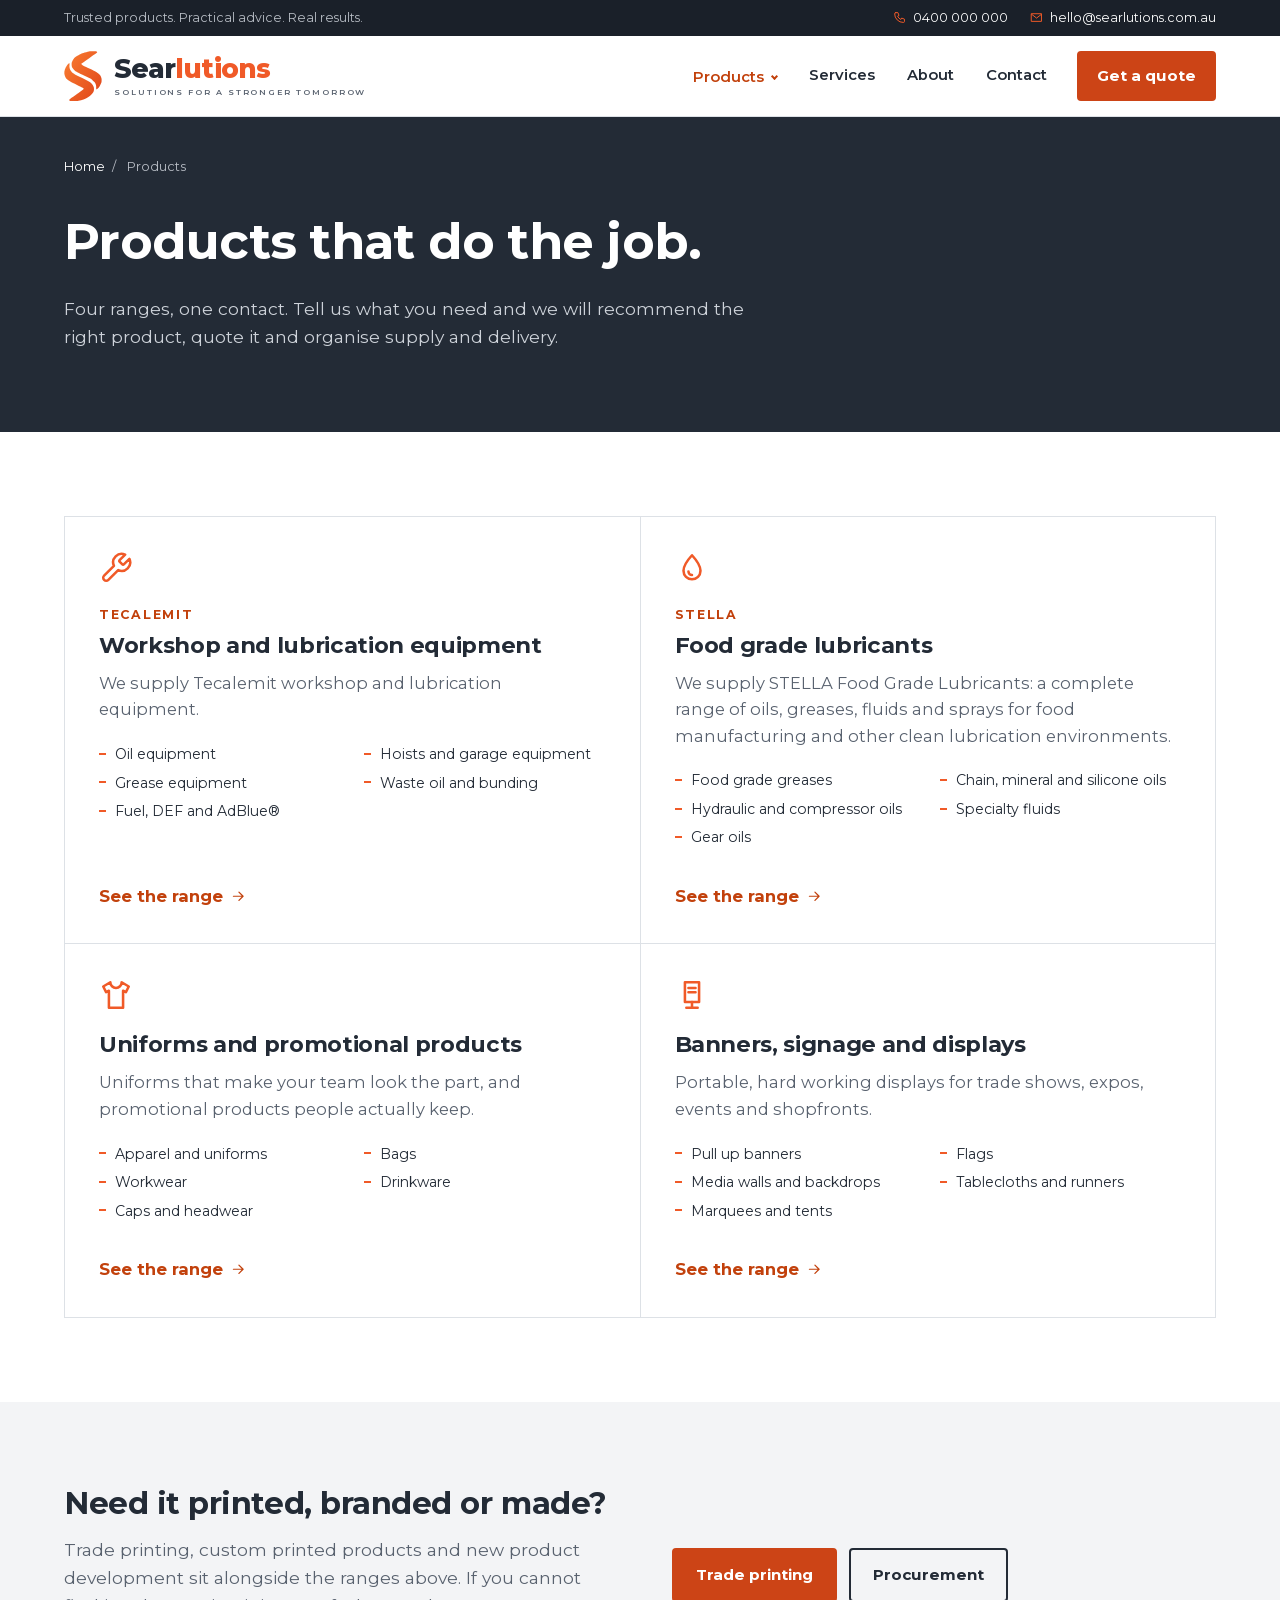
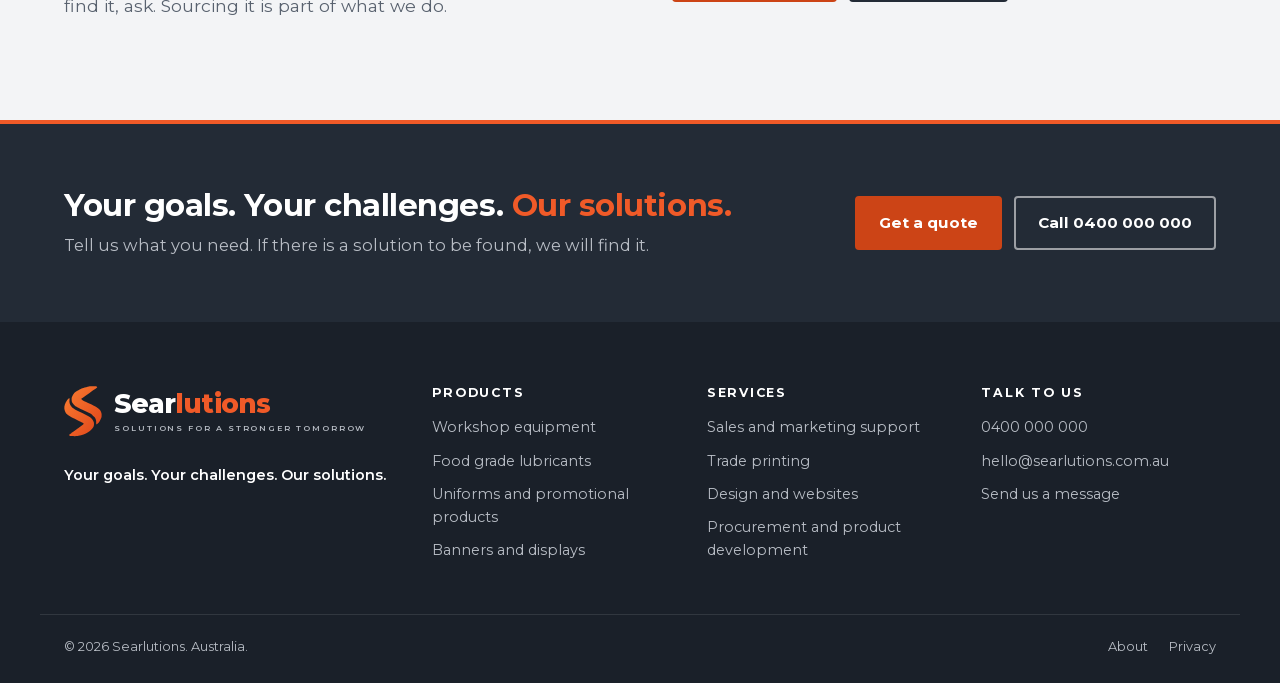
<file: products.html>
<!doctype html>
<html lang="en-AU">
<head>
<meta charset="utf-8">
<meta name="viewport" content="width=device-width, initial-scale=1">
<title>Products we supply | Searlutions</title>
<meta name="description" content="Tecalemit workshop equipment, STELLA food grade lubricants, branded uniforms and promotional products, and banners and event displays. One contact for quotes, supply and delivery.">
<meta name="robots" content="noindex, nofollow">
<link rel="canonical" href="https://searlutions.com.au/products.html">
<meta name="theme-color" content="#232B36">
<meta property="og:type" content="website">
<meta property="og:site_name" content="Searlutions">
<meta property="og:title" content="Products we supply | Searlutions">
<meta property="og:description" content="Tecalemit workshop equipment, STELLA food grade lubricants, branded uniforms and promotional products, and banners and event displays. One contact for quotes, supply and delivery.">
<meta property="og:url" content="https://searlutions.com.au/products.html">
<meta property="og:image" content="https://searlutions.com.au/assets/img/og.png">
<meta name="twitter:card" content="summary_large_image">
<link rel="icon" href="assets/img/favicon.svg" type="image/svg+xml">
<link rel="apple-touch-icon" href="assets/img/apple-touch-icon.png">
<link rel="preload" href="assets/fonts/montserrat.woff2" as="font" type="font/woff2" crossorigin>
<link rel="stylesheet" href="assets/css/styles.css?v=109746dc">
<script>document.documentElement.classList.add('js')</script>
<script type="application/ld+json">{"@context": "https://schema.org", "@type": "ProfessionalService", "name": "Searlutions", "slogan": "Solutions for a stronger tomorrow", "url": "https://searlutions.com.au/", "image": "https://searlutions.com.au/assets/img/og.png", "logo": "https://searlutions.com.au/assets/img/icon-512.png", "telephone": "+61400000000", "email": "hello@searlutions.com.au", "areaServed": "Australia", "description": "Quality products and on-demand sales and marketing solutions for small and growing businesses.", "knowsAbout": ["Workshop and lubrication equipment", "Food grade lubricants", "Uniforms and promotional products", "Banners, signage and displays", "Sales and marketing support", "Trade printing", "Creative design and website development", "Procurement and new product development"]}</script>
</head>
<body>
<a class="skip" href="#main">Skip to content</a>

<div class="topbar">
  <div class="wrap topbar__in">
    <p>Trusted products. Practical advice. Real results.</p>
    <p class="topbar__contact"><a href="tel:+61400000000"><svg class="ico" viewBox="0 0 24 24" fill="none" stroke="currentColor" stroke-width="1.8" stroke-linecap="round" stroke-linejoin="round" aria-hidden="true"><path d="M5 3h4l2 5-2.5 1.5a11 11 0 0 0 6 6L16 13l5 2v4a2 2 0 0 1-2 2A16 16 0 0 1 3 5a2 2 0 0 1 2-2z"/></svg>0400 000 000</a><a href="mailto:hello@searlutions.com.au"><svg class="ico" viewBox="0 0 24 24" fill="none" stroke="currentColor" stroke-width="1.8" stroke-linecap="round" stroke-linejoin="round" aria-hidden="true"><path d="M3 5h18v14H3z"/><path d="m3 6 9 7 9-7"/></svg>hello@searlutions.com.au</a></p>
  </div>
</div>

<header class="bar">
  <div class="wrap bar__in">
    <a class="logo" href="./" aria-label="Searlutions home"><svg xmlns="http://www.w3.org/2000/svg" viewBox="2.7 6.8 61.9 82.3"><defs><linearGradient id="sg4" x1="0" y1="0" x2="1" y2="1"><stop offset="0" stop-color="#F7782F"/><stop offset="1" stop-color="#E24A1C"/></linearGradient></defs><path d="M10.55 27.02C10.27 27.23 10.15 27.13 9.39 28.13C8.62 29.13 6.90 31.30 5.96 33.02C5.03 34.73 4.21 37.09 3.77 38.41C3.33 39.73 3.41 39.93 3.34 40.93C3.28 41.94 3.22 43.30 3.37 44.42C3.51 45.54 3.91 46.75 4.23 47.66C4.56 48.58 4.80 49.08 5.33 49.91C5.85 50.74 6.10 51.52 7.37 52.62C8.63 53.73 8.65 54.19 12.92 56.56C17.19 58.93 29.44 64.95 32.97 66.84C36.51 68.72 33.91 67.60 34.13 67.86C34.36 68.13 34.37 68.15 34.32 68.42C34.27 68.70 34.90 68.57 33.83 69.52C32.75 70.48 31.40 71.57 27.87 74.15C24.35 76.74 15.42 83.05 12.70 85.05C9.98 87.05 11.77 85.77 11.56 86.15C11.35 86.52 11.28 86.96 11.44 87.29C11.60 87.61 12.04 87.92 12.50 88.10C12.96 88.28 13.02 88.30 14.19 88.37C15.36 88.45 18.04 88.57 19.50 88.56C20.97 88.54 21.15 88.56 22.99 88.28C24.83 88.01 27.96 87.61 30.52 86.90C33.08 86.19 35.95 85.15 38.33 84.03C40.71 82.90 43.12 81.40 44.82 80.17C46.51 78.93 47.64 77.55 48.50 76.61C49.37 75.67 49.59 75.27 50.02 74.54C50.44 73.82 50.79 73.06 51.04 72.27C51.30 71.48 51.49 70.78 51.54 69.80C51.58 68.83 51.48 67.37 51.32 66.41C51.15 65.45 51.07 65.00 50.55 64.03C50.04 63.05 49.11 61.59 48.21 60.54C47.31 59.48 47.11 59.01 45.14 57.71C43.17 56.41 39.13 54.15 36.41 52.75C33.69 51.35 31.19 50.49 28.82 49.33C26.45 48.18 24.22 47.03 22.17 45.82C20.12 44.62 17.86 43.14 16.52 42.08C15.19 41.03 14.83 40.42 14.14 39.51C13.46 38.60 12.85 37.79 12.42 36.62C11.99 35.45 11.66 34.02 11.54 32.50C11.43 30.97 11.82 28.42 11.74 27.49C11.67 26.55 11.29 26.95 11.09 26.88C10.89 26.80 10.84 26.81 10.55 27.02Z" fill="url(#sg4)"/><path d="M28.86 12.09C27.11 12.94 25.21 14.17 23.79 15.08C22.37 15.99 21.21 16.83 20.35 17.53C19.49 18.24 19.22 18.54 18.63 19.30C18.04 20.07 17.33 21.15 16.81 22.13C16.29 23.11 15.76 24.25 15.48 25.18C15.20 26.12 15.14 26.73 15.11 27.74C15.09 28.74 15.17 30.24 15.33 31.22C15.49 32.20 15.56 32.64 16.09 33.61C16.62 34.58 17.80 36.19 18.51 37.06C19.22 37.93 19.72 38.29 20.37 38.82C21.03 39.35 20.36 39.11 22.43 40.25C24.51 41.39 28.96 43.73 32.82 45.65C36.69 47.58 42.90 50.36 45.61 51.80C48.31 53.25 47.98 53.38 49.07 54.32C50.17 55.26 51.42 56.58 52.18 57.45C52.94 58.32 53.16 58.54 53.63 59.54C54.10 60.55 54.74 62.00 55.00 63.49C55.25 64.98 55.10 67.58 55.18 68.49C55.25 69.41 55.24 68.89 55.45 68.99C55.66 69.08 56.06 69.23 56.43 69.07C56.80 68.92 56.93 68.90 57.66 68.06C58.39 67.23 59.82 65.76 60.82 64.09C61.81 62.41 63.09 59.61 63.62 58.03C64.14 56.45 63.93 55.59 63.97 54.58C64.02 53.57 64.01 52.82 63.88 51.98C63.75 51.15 63.48 50.34 63.19 49.57C62.89 48.79 62.63 48.14 62.10 47.32C61.57 46.50 61.15 45.72 60.01 44.67C58.88 43.62 57.80 42.53 55.29 41.02C52.77 39.50 48.53 37.38 44.91 35.58C41.30 33.79 35.71 31.29 33.59 30.25C31.47 29.21 32.52 29.70 32.18 29.36C31.85 29.01 31.60 28.60 31.58 28.20C31.55 27.79 28.03 29.94 32.03 26.93C36.04 23.92 51.55 13.12 55.63 10.15C59.70 7.17 56.36 9.33 56.51 9.06C56.66 8.79 56.66 8.75 56.51 8.52C56.35 8.28 56.01 7.85 55.58 7.66C55.15 7.47 55.25 7.42 53.93 7.37C52.61 7.32 49.44 7.28 47.67 7.34C45.89 7.39 45.51 7.28 43.29 7.72C41.06 8.16 36.71 9.25 34.30 9.98C31.90 10.71 30.62 11.24 28.86 12.09Z" fill="url(#sg4)"/></svg><span class="logo__text"><span class="logo__name">Sear<b>lutions</b></span><span class="logo__tag">Solutions for a stronger tomorrow</span></span></a>
    <button class="bar__menu" type="button" aria-expanded="false" aria-controls="nav"><span></span>Menu</button>
    <nav class="bar__nav" id="nav" aria-label="Main">
      <div class="drop">
        <a href="products.html" data-nav="products" aria-current="page">Products</a>
        <div class="drop__panel"><a href="workshop-equipment.html"><svg class="ico" viewBox="0 0 24 24" fill="none" stroke="currentColor" stroke-width="1.8" stroke-linecap="round" stroke-linejoin="round" aria-hidden="true"><path d="M14.7 6.3a1 1 0 0 0 0 1.4l1.6 1.6a1 1 0 0 0 1.4 0l3.77-3.77a6 6 0 0 1-7.94 7.94l-6.91 6.91a2.12 2.12 0 0 1-3-3l6.91-6.91a6 6 0 0 1 7.94-7.94z"/></svg><span>Workshop and lubrication equipment</span></a><a href="food-grade-lubricants.html"><svg class="ico" viewBox="0 0 24 24" fill="none" stroke="currentColor" stroke-width="1.8" stroke-linecap="round" stroke-linejoin="round" aria-hidden="true"><path d="M12 3s6 6.5 6 11a6 6 0 0 1-12 0c0-4.5 6-11 6-11z"/><path d="M9.5 14.5a2.5 2.5 0 0 0 2.5 2.5"/></svg><span>Food grade lubricants</span></a><a href="uniforms-promotional-products.html"><svg class="ico" viewBox="0 0 24 24" fill="none" stroke="currentColor" stroke-width="1.8" stroke-linecap="round" stroke-linejoin="round" aria-hidden="true"><path d="M8 3 3 6l2 4 2-1v12h10V9l2 1 2-4-5-3a4 4 0 0 1-8 0z"/></svg><span>Uniforms and promotional products</span></a><a href="banners-displays.html"><svg class="ico" viewBox="0 0 24 24" fill="none" stroke="currentColor" stroke-width="1.8" stroke-linecap="round" stroke-linejoin="round" aria-hidden="true"><path d="M7 3h10v14H7z"/><path d="M12 17v4M8 21h8M9.5 7h5M9.5 10h5"/></svg><span>Banners, signage and displays</span></a></div>
      </div>
      <a href="services.html" data-nav="services">Services</a>
      <a href="about.html" data-nav="about">About</a>
      <a href="contact.html" data-nav="contact">Contact</a>
      <a class="button" href="contact.html">Get a quote</a>
    </nav>
  </div>
</header>

<main id="main">
<section class="pagehead" aria-labelledby="page-h">
  <div class="wrap pagehead__in">
    <nav class="crumbs" aria-label="Breadcrumb"><a href="./">Home</a> <span>/</span> <span aria-current="page">Products</span></nav>
    <h1 id="page-h">Products that do the job.</h1>
    <p class="lead">Four ranges, one contact. Tell us what you need and we will recommend the right product, quote it and organise supply and delivery.</p>
  </div>
</section>

<section class="sec" aria-label="Product ranges">
  <div class="wrap">
    <ul class="lines"><li class="linecard"><a href="workshop-equipment.html"><span class="linecard__ico"><svg class="ico" viewBox="0 0 24 24" fill="none" stroke="currentColor" stroke-width="1.8" stroke-linecap="round" stroke-linejoin="round" aria-hidden="true"><path d="M14.7 6.3a1 1 0 0 0 0 1.4l1.6 1.6a1 1 0 0 0 1.4 0l3.77-3.77a6 6 0 0 1-7.94 7.94l-6.91 6.91a2.12 2.12 0 0 1-3-3l6.91-6.91a6 6 0 0 1 7.94-7.94z"/></svg></span><span class="linecard__brand">Tecalemit</span><h2>Workshop and lubrication equipment</h2><p>We supply Tecalemit workshop and lubrication equipment.</p><ul><li>Oil equipment</li><li>Grease equipment</li><li>Fuel, DEF and AdBlue®</li><li>Hoists and garage equipment</li><li>Waste oil and bunding</li></ul><span class="more">See the range <svg class="ico" viewBox="0 0 24 24" fill="none" stroke="currentColor" stroke-width="1.8" stroke-linecap="round" stroke-linejoin="round" aria-hidden="true"><path d="M5 12h14M13 6l6 6-6 6"/></svg></span></a></li><li class="linecard"><a href="food-grade-lubricants.html"><span class="linecard__ico"><svg class="ico" viewBox="0 0 24 24" fill="none" stroke="currentColor" stroke-width="1.8" stroke-linecap="round" stroke-linejoin="round" aria-hidden="true"><path d="M12 3s6 6.5 6 11a6 6 0 0 1-12 0c0-4.5 6-11 6-11z"/><path d="M9.5 14.5a2.5 2.5 0 0 0 2.5 2.5"/></svg></span><span class="linecard__brand">STELLA</span><h2>Food grade lubricants</h2><p>We supply STELLA Food Grade Lubricants: a complete range of oils, greases, fluids and sprays for food manufacturing and other clean lubrication environments.</p><ul><li>Food grade greases</li><li>Hydraulic and compressor oils</li><li>Gear oils</li><li>Chain, mineral and silicone oils</li><li>Specialty fluids</li></ul><span class="more">See the range <svg class="ico" viewBox="0 0 24 24" fill="none" stroke="currentColor" stroke-width="1.8" stroke-linecap="round" stroke-linejoin="round" aria-hidden="true"><path d="M5 12h14M13 6l6 6-6 6"/></svg></span></a></li><li class="linecard"><a href="uniforms-promotional-products.html"><span class="linecard__ico"><svg class="ico" viewBox="0 0 24 24" fill="none" stroke="currentColor" stroke-width="1.8" stroke-linecap="round" stroke-linejoin="round" aria-hidden="true"><path d="M8 3 3 6l2 4 2-1v12h10V9l2 1 2-4-5-3a4 4 0 0 1-8 0z"/></svg></span><h2>Uniforms and promotional products</h2><p>Uniforms that make your team look the part, and promotional products people actually keep.</p><ul><li>Apparel and uniforms</li><li>Workwear</li><li>Caps and headwear</li><li>Bags</li><li>Drinkware</li></ul><span class="more">See the range <svg class="ico" viewBox="0 0 24 24" fill="none" stroke="currentColor" stroke-width="1.8" stroke-linecap="round" stroke-linejoin="round" aria-hidden="true"><path d="M5 12h14M13 6l6 6-6 6"/></svg></span></a></li><li class="linecard"><a href="banners-displays.html"><span class="linecard__ico"><svg class="ico" viewBox="0 0 24 24" fill="none" stroke="currentColor" stroke-width="1.8" stroke-linecap="round" stroke-linejoin="round" aria-hidden="true"><path d="M7 3h10v14H7z"/><path d="M12 17v4M8 21h8M9.5 7h5M9.5 10h5"/></svg></span><h2>Banners, signage and displays</h2><p>Portable, hard working displays for trade shows, expos, events and shopfronts.</p><ul><li>Pull up banners</li><li>Media walls and backdrops</li><li>Marquees and tents</li><li>Flags</li><li>Tablecloths and runners</li></ul><span class="more">See the range <svg class="ico" viewBox="0 0 24 24" fill="none" stroke="currentColor" stroke-width="1.8" stroke-linecap="round" stroke-linejoin="round" aria-hidden="true"><path d="M5 12h14M13 6l6 6-6 6"/></svg></span></a></li></ul>
  </div>
</section>

<section class="sec sec--paper" aria-labelledby="print-h">
  <div class="wrap split">
    <div>
      <h2 id="print-h">Need it printed, branded or made?</h2>
      <p class="lead">Trade printing, custom printed products and new product development sit alongside the ranges above. If you cannot find it, ask. Sourcing it is part of what we do.</p>
    </div>
    <p class="actions"><a class="button" href="services.html#printing">Trade printing</a> <a class="button button--ghost" href="services.html#procurement">Procurement</a></p>
  </div>
</section>

<section class="cta" aria-labelledby="cta-h">
  <div class="wrap cta__in">
    <div>
      <h2 id="cta-h">Your goals. Your challenges. <em>Our solutions.</em></h2>
      <p>Tell us what you need. If there is a solution to be found, we will find it.</p>
    </div>
    <p class="actions"><a class="button" href="contact.html">Get a quote</a> <a class="button button--ghost-light" href="tel:+61400000000">Call 0400 000 000</a></p>
  </div>
</section>


</main>

<footer class="foot">
  <div class="wrap foot__grid">
    <div class="foot__brand">
      <a class="logo logo--light" href="./" aria-label="Searlutions home"><svg xmlns="http://www.w3.org/2000/svg" viewBox="2.7 6.8 61.9 82.3"><defs><linearGradient id="sg5" x1="0" y1="0" x2="1" y2="1"><stop offset="0" stop-color="#F7782F"/><stop offset="1" stop-color="#E24A1C"/></linearGradient></defs><path d="M10.55 27.02C10.27 27.23 10.15 27.13 9.39 28.13C8.62 29.13 6.90 31.30 5.96 33.02C5.03 34.73 4.21 37.09 3.77 38.41C3.33 39.73 3.41 39.93 3.34 40.93C3.28 41.94 3.22 43.30 3.37 44.42C3.51 45.54 3.91 46.75 4.23 47.66C4.56 48.58 4.80 49.08 5.33 49.91C5.85 50.74 6.10 51.52 7.37 52.62C8.63 53.73 8.65 54.19 12.92 56.56C17.19 58.93 29.44 64.95 32.97 66.84C36.51 68.72 33.91 67.60 34.13 67.86C34.36 68.13 34.37 68.15 34.32 68.42C34.27 68.70 34.90 68.57 33.83 69.52C32.75 70.48 31.40 71.57 27.87 74.15C24.35 76.74 15.42 83.05 12.70 85.05C9.98 87.05 11.77 85.77 11.56 86.15C11.35 86.52 11.28 86.96 11.44 87.29C11.60 87.61 12.04 87.92 12.50 88.10C12.96 88.28 13.02 88.30 14.19 88.37C15.36 88.45 18.04 88.57 19.50 88.56C20.97 88.54 21.15 88.56 22.99 88.28C24.83 88.01 27.96 87.61 30.52 86.90C33.08 86.19 35.95 85.15 38.33 84.03C40.71 82.90 43.12 81.40 44.82 80.17C46.51 78.93 47.64 77.55 48.50 76.61C49.37 75.67 49.59 75.27 50.02 74.54C50.44 73.82 50.79 73.06 51.04 72.27C51.30 71.48 51.49 70.78 51.54 69.80C51.58 68.83 51.48 67.37 51.32 66.41C51.15 65.45 51.07 65.00 50.55 64.03C50.04 63.05 49.11 61.59 48.21 60.54C47.31 59.48 47.11 59.01 45.14 57.71C43.17 56.41 39.13 54.15 36.41 52.75C33.69 51.35 31.19 50.49 28.82 49.33C26.45 48.18 24.22 47.03 22.17 45.82C20.12 44.62 17.86 43.14 16.52 42.08C15.19 41.03 14.83 40.42 14.14 39.51C13.46 38.60 12.85 37.79 12.42 36.62C11.99 35.45 11.66 34.02 11.54 32.50C11.43 30.97 11.82 28.42 11.74 27.49C11.67 26.55 11.29 26.95 11.09 26.88C10.89 26.80 10.84 26.81 10.55 27.02Z" fill="url(#sg5)"/><path d="M28.86 12.09C27.11 12.94 25.21 14.17 23.79 15.08C22.37 15.99 21.21 16.83 20.35 17.53C19.49 18.24 19.22 18.54 18.63 19.30C18.04 20.07 17.33 21.15 16.81 22.13C16.29 23.11 15.76 24.25 15.48 25.18C15.20 26.12 15.14 26.73 15.11 27.74C15.09 28.74 15.17 30.24 15.33 31.22C15.49 32.20 15.56 32.64 16.09 33.61C16.62 34.58 17.80 36.19 18.51 37.06C19.22 37.93 19.72 38.29 20.37 38.82C21.03 39.35 20.36 39.11 22.43 40.25C24.51 41.39 28.96 43.73 32.82 45.65C36.69 47.58 42.90 50.36 45.61 51.80C48.31 53.25 47.98 53.38 49.07 54.32C50.17 55.26 51.42 56.58 52.18 57.45C52.94 58.32 53.16 58.54 53.63 59.54C54.10 60.55 54.74 62.00 55.00 63.49C55.25 64.98 55.10 67.58 55.18 68.49C55.25 69.41 55.24 68.89 55.45 68.99C55.66 69.08 56.06 69.23 56.43 69.07C56.80 68.92 56.93 68.90 57.66 68.06C58.39 67.23 59.82 65.76 60.82 64.09C61.81 62.41 63.09 59.61 63.62 58.03C64.14 56.45 63.93 55.59 63.97 54.58C64.02 53.57 64.01 52.82 63.88 51.98C63.75 51.15 63.48 50.34 63.19 49.57C62.89 48.79 62.63 48.14 62.10 47.32C61.57 46.50 61.15 45.72 60.01 44.67C58.88 43.62 57.80 42.53 55.29 41.02C52.77 39.50 48.53 37.38 44.91 35.58C41.30 33.79 35.71 31.29 33.59 30.25C31.47 29.21 32.52 29.70 32.18 29.36C31.85 29.01 31.60 28.60 31.58 28.20C31.55 27.79 28.03 29.94 32.03 26.93C36.04 23.92 51.55 13.12 55.63 10.15C59.70 7.17 56.36 9.33 56.51 9.06C56.66 8.79 56.66 8.75 56.51 8.52C56.35 8.28 56.01 7.85 55.58 7.66C55.15 7.47 55.25 7.42 53.93 7.37C52.61 7.32 49.44 7.28 47.67 7.34C45.89 7.39 45.51 7.28 43.29 7.72C41.06 8.16 36.71 9.25 34.30 9.98C31.90 10.71 30.62 11.24 28.86 12.09Z" fill="url(#sg5)"/></svg><span class="logo__text"><span class="logo__name">Sear<b>lutions</b></span><span class="logo__tag">Solutions for a stronger tomorrow</span></span></a>
      <p>Your goals. Your challenges. Our solutions.</p>
    </div>
    <div>
      <h2>Products</h2>
      <ul><li><a href="workshop-equipment.html">Workshop equipment</a></li><li><a href="food-grade-lubricants.html">Food grade lubricants</a></li><li><a href="uniforms-promotional-products.html">Uniforms and promotional products</a></li><li><a href="banners-displays.html">Banners and displays</a></li></ul>
    </div>
    <div>
      <h2>Services</h2>
      <ul><li><a href="services.html#support">Sales and marketing support</a></li><li><a href="services.html#printing">Trade printing</a></li><li><a href="services.html#design">Design and websites</a></li><li><a href="services.html#procurement">Procurement and product development</a></li></ul>
    </div>
    <div>
      <h2>Talk to us</h2>
      <ul><li><a href="tel:+61400000000">0400 000 000</a></li><li><a href="mailto:hello@searlutions.com.au">hello@searlutions.com.au</a></li><li><a href="contact.html">Send us a message</a></li></ul>
    </div>
  </div>
  <div class="wrap foot__meta">
    <p>&copy; 2026 Searlutions. Australia.</p>
    <p><a href="about.html">About</a> <a href="privacy.html">Privacy</a></p>
  </div>
</footer>

<div class="callbar">
  <a href="tel:+61400000000"><svg class="ico" viewBox="0 0 24 24" fill="none" stroke="currentColor" stroke-width="1.8" stroke-linecap="round" stroke-linejoin="round" aria-hidden="true"><path d="M5 3h4l2 5-2.5 1.5a11 11 0 0 0 6 6L16 13l5 2v4a2 2 0 0 1-2 2A16 16 0 0 1 3 5a2 2 0 0 1 2-2z"/></svg>Call</a>
  <a class="callbar__main" href="contact.html">Get a quote</a>
</div>

<script src="assets/js/main.js?v=109746dc" defer></script>
</body>
</html>
</file>
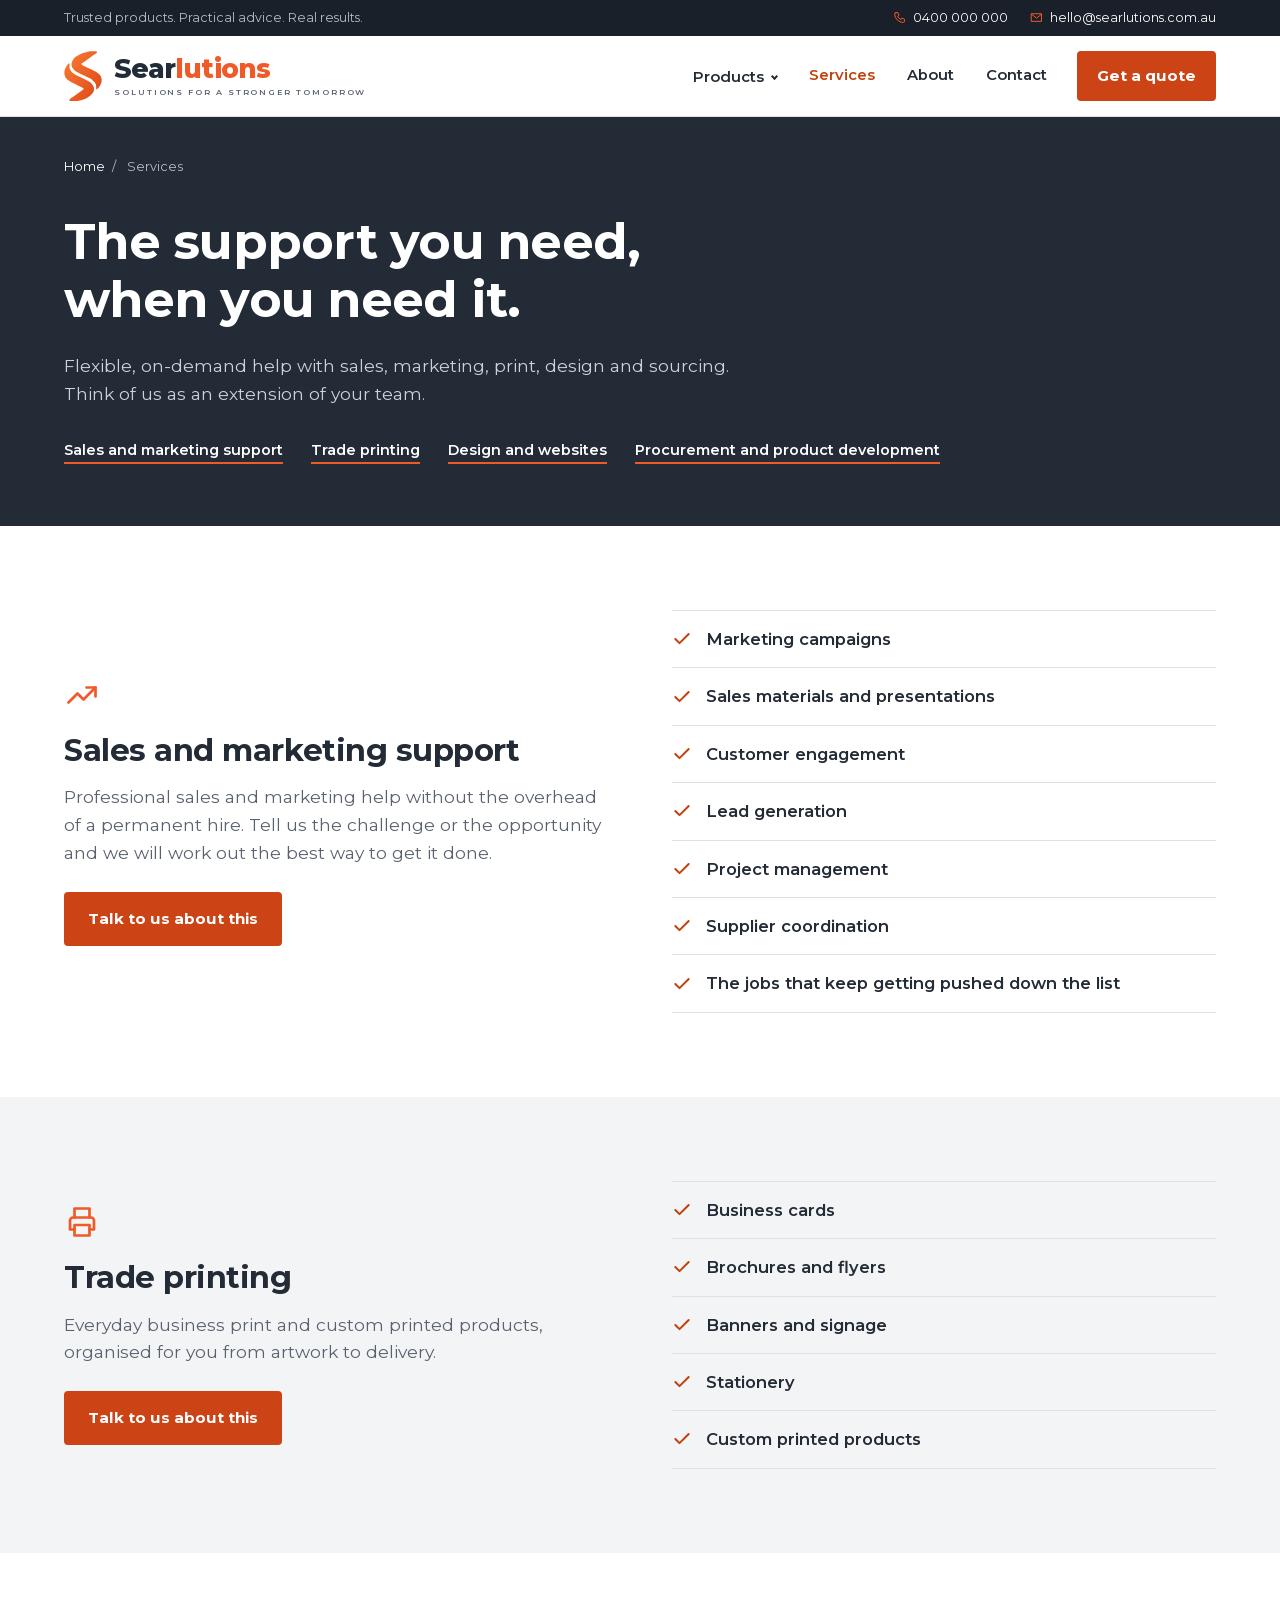
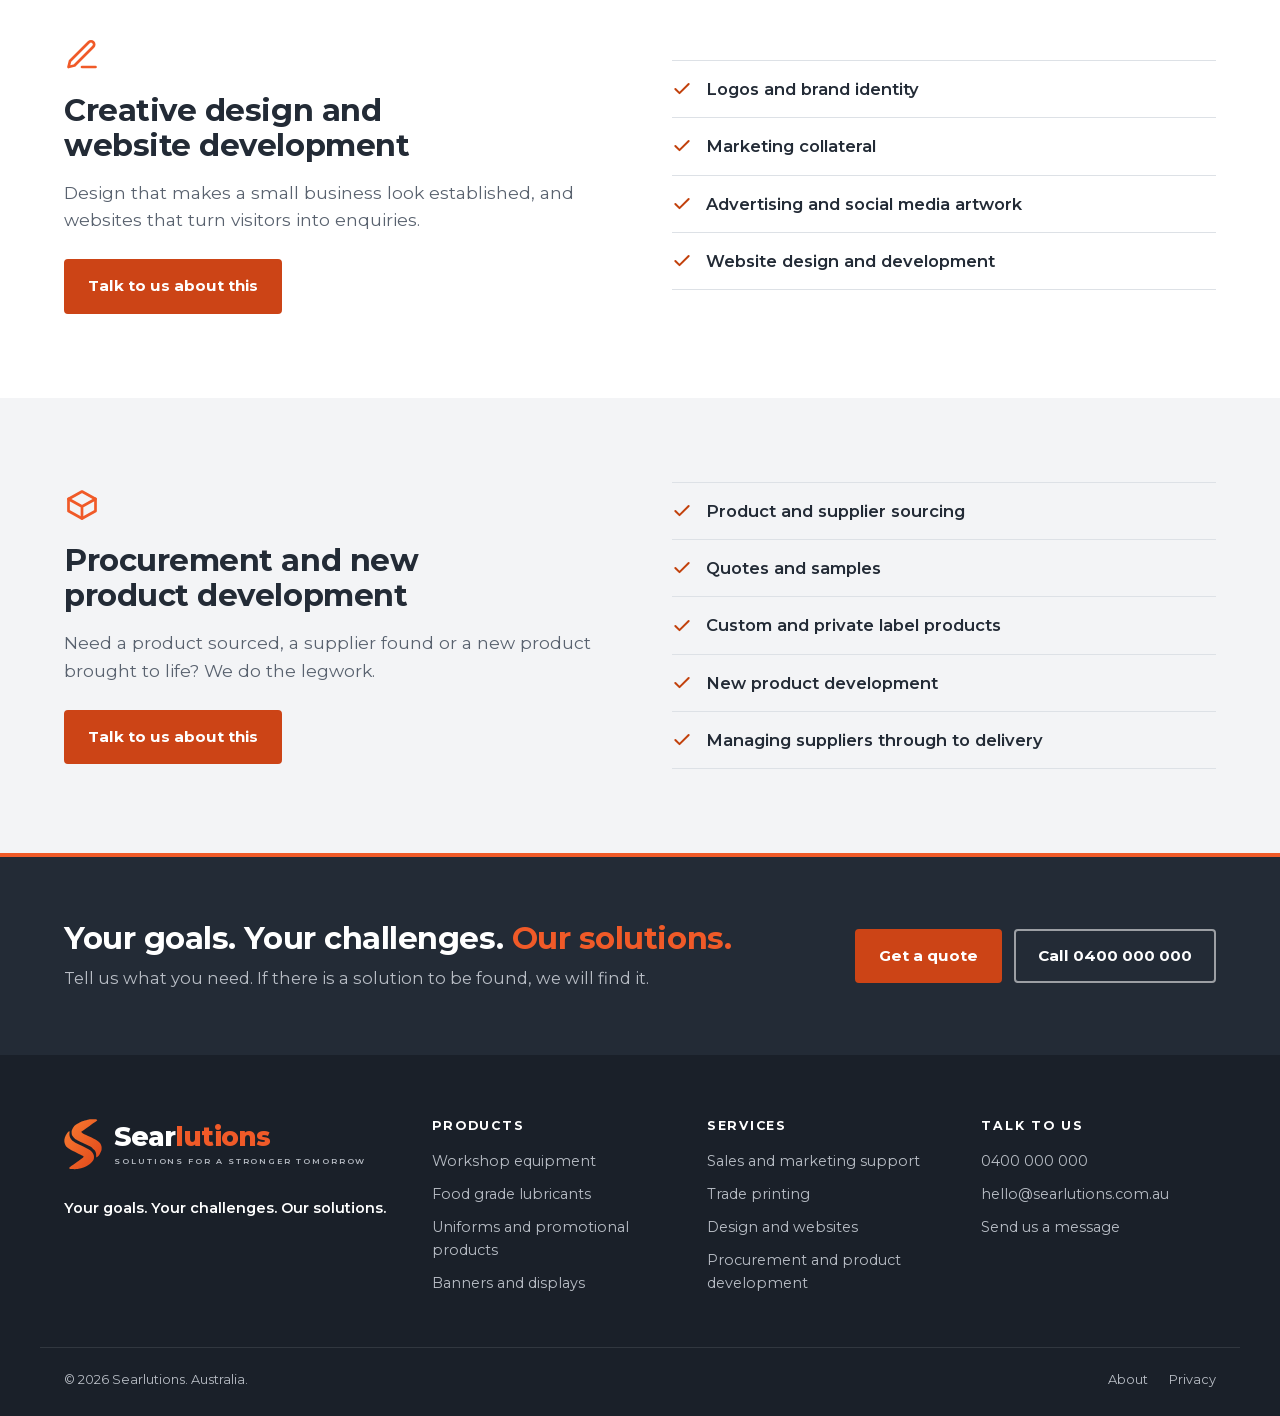
<file: services.html>
<!doctype html>
<html lang="en-AU">
<head>
<meta charset="utf-8">
<meta name="viewport" content="width=device-width, initial-scale=1">
<title>Sales, marketing, print, design and procurement services | Searlutions</title>
<meta name="description" content="On-demand sales and marketing support, trade printing, creative design and website development, and procurement and new product development for small businesses.">
<meta name="robots" content="noindex, nofollow">
<link rel="canonical" href="https://searlutions.com.au/services.html">
<meta name="theme-color" content="#232B36">
<meta property="og:type" content="website">
<meta property="og:site_name" content="Searlutions">
<meta property="og:title" content="Sales, marketing, print, design and procurement services | Searlutions">
<meta property="og:description" content="On-demand sales and marketing support, trade printing, creative design and website development, and procurement and new product development for small businesses.">
<meta property="og:url" content="https://searlutions.com.au/services.html">
<meta property="og:image" content="https://searlutions.com.au/assets/img/og.png">
<meta name="twitter:card" content="summary_large_image">
<link rel="icon" href="assets/img/favicon.svg" type="image/svg+xml">
<link rel="apple-touch-icon" href="assets/img/apple-touch-icon.png">
<link rel="preload" href="assets/fonts/montserrat.woff2" as="font" type="font/woff2" crossorigin>
<link rel="stylesheet" href="assets/css/styles.css?v=109746dc">
<script>document.documentElement.classList.add('js')</script>
<script type="application/ld+json">{"@context": "https://schema.org", "@type": "ProfessionalService", "name": "Searlutions", "slogan": "Solutions for a stronger tomorrow", "url": "https://searlutions.com.au/", "image": "https://searlutions.com.au/assets/img/og.png", "logo": "https://searlutions.com.au/assets/img/icon-512.png", "telephone": "+61400000000", "email": "hello@searlutions.com.au", "areaServed": "Australia", "description": "Quality products and on-demand sales and marketing solutions for small and growing businesses.", "knowsAbout": ["Workshop and lubrication equipment", "Food grade lubricants", "Uniforms and promotional products", "Banners, signage and displays", "Sales and marketing support", "Trade printing", "Creative design and website development", "Procurement and new product development"]}</script>
</head>
<body>
<a class="skip" href="#main">Skip to content</a>

<div class="topbar">
  <div class="wrap topbar__in">
    <p>Trusted products. Practical advice. Real results.</p>
    <p class="topbar__contact"><a href="tel:+61400000000"><svg class="ico" viewBox="0 0 24 24" fill="none" stroke="currentColor" stroke-width="1.8" stroke-linecap="round" stroke-linejoin="round" aria-hidden="true"><path d="M5 3h4l2 5-2.5 1.5a11 11 0 0 0 6 6L16 13l5 2v4a2 2 0 0 1-2 2A16 16 0 0 1 3 5a2 2 0 0 1 2-2z"/></svg>0400 000 000</a><a href="mailto:hello@searlutions.com.au"><svg class="ico" viewBox="0 0 24 24" fill="none" stroke="currentColor" stroke-width="1.8" stroke-linecap="round" stroke-linejoin="round" aria-hidden="true"><path d="M3 5h18v14H3z"/><path d="m3 6 9 7 9-7"/></svg>hello@searlutions.com.au</a></p>
  </div>
</div>

<header class="bar">
  <div class="wrap bar__in">
    <a class="logo" href="./" aria-label="Searlutions home"><svg xmlns="http://www.w3.org/2000/svg" viewBox="2.7 6.8 61.9 82.3"><defs><linearGradient id="sg6" x1="0" y1="0" x2="1" y2="1"><stop offset="0" stop-color="#F7782F"/><stop offset="1" stop-color="#E24A1C"/></linearGradient></defs><path d="M10.55 27.02C10.27 27.23 10.15 27.13 9.39 28.13C8.62 29.13 6.90 31.30 5.96 33.02C5.03 34.73 4.21 37.09 3.77 38.41C3.33 39.73 3.41 39.93 3.34 40.93C3.28 41.94 3.22 43.30 3.37 44.42C3.51 45.54 3.91 46.75 4.23 47.66C4.56 48.58 4.80 49.08 5.33 49.91C5.85 50.74 6.10 51.52 7.37 52.62C8.63 53.73 8.65 54.19 12.92 56.56C17.19 58.93 29.44 64.95 32.97 66.84C36.51 68.72 33.91 67.60 34.13 67.86C34.36 68.13 34.37 68.15 34.32 68.42C34.27 68.70 34.90 68.57 33.83 69.52C32.75 70.48 31.40 71.57 27.87 74.15C24.35 76.74 15.42 83.05 12.70 85.05C9.98 87.05 11.77 85.77 11.56 86.15C11.35 86.52 11.28 86.96 11.44 87.29C11.60 87.61 12.04 87.92 12.50 88.10C12.96 88.28 13.02 88.30 14.19 88.37C15.36 88.45 18.04 88.57 19.50 88.56C20.97 88.54 21.15 88.56 22.99 88.28C24.83 88.01 27.96 87.61 30.52 86.90C33.08 86.19 35.95 85.15 38.33 84.03C40.71 82.90 43.12 81.40 44.82 80.17C46.51 78.93 47.64 77.55 48.50 76.61C49.37 75.67 49.59 75.27 50.02 74.54C50.44 73.82 50.79 73.06 51.04 72.27C51.30 71.48 51.49 70.78 51.54 69.80C51.58 68.83 51.48 67.37 51.32 66.41C51.15 65.45 51.07 65.00 50.55 64.03C50.04 63.05 49.11 61.59 48.21 60.54C47.31 59.48 47.11 59.01 45.14 57.71C43.17 56.41 39.13 54.15 36.41 52.75C33.69 51.35 31.19 50.49 28.82 49.33C26.45 48.18 24.22 47.03 22.17 45.82C20.12 44.62 17.86 43.14 16.52 42.08C15.19 41.03 14.83 40.42 14.14 39.51C13.46 38.60 12.85 37.79 12.42 36.62C11.99 35.45 11.66 34.02 11.54 32.50C11.43 30.97 11.82 28.42 11.74 27.49C11.67 26.55 11.29 26.95 11.09 26.88C10.89 26.80 10.84 26.81 10.55 27.02Z" fill="url(#sg6)"/><path d="M28.86 12.09C27.11 12.94 25.21 14.17 23.79 15.08C22.37 15.99 21.21 16.83 20.35 17.53C19.49 18.24 19.22 18.54 18.63 19.30C18.04 20.07 17.33 21.15 16.81 22.13C16.29 23.11 15.76 24.25 15.48 25.18C15.20 26.12 15.14 26.73 15.11 27.74C15.09 28.74 15.17 30.24 15.33 31.22C15.49 32.20 15.56 32.64 16.09 33.61C16.62 34.58 17.80 36.19 18.51 37.06C19.22 37.93 19.72 38.29 20.37 38.82C21.03 39.35 20.36 39.11 22.43 40.25C24.51 41.39 28.96 43.73 32.82 45.65C36.69 47.58 42.90 50.36 45.61 51.80C48.31 53.25 47.98 53.38 49.07 54.32C50.17 55.26 51.42 56.58 52.18 57.45C52.94 58.32 53.16 58.54 53.63 59.54C54.10 60.55 54.74 62.00 55.00 63.49C55.25 64.98 55.10 67.58 55.18 68.49C55.25 69.41 55.24 68.89 55.45 68.99C55.66 69.08 56.06 69.23 56.43 69.07C56.80 68.92 56.93 68.90 57.66 68.06C58.39 67.23 59.82 65.76 60.82 64.09C61.81 62.41 63.09 59.61 63.62 58.03C64.14 56.45 63.93 55.59 63.97 54.58C64.02 53.57 64.01 52.82 63.88 51.98C63.75 51.15 63.48 50.34 63.19 49.57C62.89 48.79 62.63 48.14 62.10 47.32C61.57 46.50 61.15 45.72 60.01 44.67C58.88 43.62 57.80 42.53 55.29 41.02C52.77 39.50 48.53 37.38 44.91 35.58C41.30 33.79 35.71 31.29 33.59 30.25C31.47 29.21 32.52 29.70 32.18 29.36C31.85 29.01 31.60 28.60 31.58 28.20C31.55 27.79 28.03 29.94 32.03 26.93C36.04 23.92 51.55 13.12 55.63 10.15C59.70 7.17 56.36 9.33 56.51 9.06C56.66 8.79 56.66 8.75 56.51 8.52C56.35 8.28 56.01 7.85 55.58 7.66C55.15 7.47 55.25 7.42 53.93 7.37C52.61 7.32 49.44 7.28 47.67 7.34C45.89 7.39 45.51 7.28 43.29 7.72C41.06 8.16 36.71 9.25 34.30 9.98C31.90 10.71 30.62 11.24 28.86 12.09Z" fill="url(#sg6)"/></svg><span class="logo__text"><span class="logo__name">Sear<b>lutions</b></span><span class="logo__tag">Solutions for a stronger tomorrow</span></span></a>
    <button class="bar__menu" type="button" aria-expanded="false" aria-controls="nav"><span></span>Menu</button>
    <nav class="bar__nav" id="nav" aria-label="Main">
      <div class="drop">
        <a href="products.html" data-nav="products">Products</a>
        <div class="drop__panel"><a href="workshop-equipment.html"><svg class="ico" viewBox="0 0 24 24" fill="none" stroke="currentColor" stroke-width="1.8" stroke-linecap="round" stroke-linejoin="round" aria-hidden="true"><path d="M14.7 6.3a1 1 0 0 0 0 1.4l1.6 1.6a1 1 0 0 0 1.4 0l3.77-3.77a6 6 0 0 1-7.94 7.94l-6.91 6.91a2.12 2.12 0 0 1-3-3l6.91-6.91a6 6 0 0 1 7.94-7.94z"/></svg><span>Workshop and lubrication equipment</span></a><a href="food-grade-lubricants.html"><svg class="ico" viewBox="0 0 24 24" fill="none" stroke="currentColor" stroke-width="1.8" stroke-linecap="round" stroke-linejoin="round" aria-hidden="true"><path d="M12 3s6 6.5 6 11a6 6 0 0 1-12 0c0-4.5 6-11 6-11z"/><path d="M9.5 14.5a2.5 2.5 0 0 0 2.5 2.5"/></svg><span>Food grade lubricants</span></a><a href="uniforms-promotional-products.html"><svg class="ico" viewBox="0 0 24 24" fill="none" stroke="currentColor" stroke-width="1.8" stroke-linecap="round" stroke-linejoin="round" aria-hidden="true"><path d="M8 3 3 6l2 4 2-1v12h10V9l2 1 2-4-5-3a4 4 0 0 1-8 0z"/></svg><span>Uniforms and promotional products</span></a><a href="banners-displays.html"><svg class="ico" viewBox="0 0 24 24" fill="none" stroke="currentColor" stroke-width="1.8" stroke-linecap="round" stroke-linejoin="round" aria-hidden="true"><path d="M7 3h10v14H7z"/><path d="M12 17v4M8 21h8M9.5 7h5M9.5 10h5"/></svg><span>Banners, signage and displays</span></a></div>
      </div>
      <a href="services.html" data-nav="services" aria-current="page">Services</a>
      <a href="about.html" data-nav="about">About</a>
      <a href="contact.html" data-nav="contact">Contact</a>
      <a class="button" href="contact.html">Get a quote</a>
    </nav>
  </div>
</header>

<main id="main">
<section class="pagehead" aria-labelledby="page-h">
  <div class="wrap pagehead__in">
    <nav class="crumbs" aria-label="Breadcrumb"><a href="./">Home</a> <span>/</span> <span aria-current="page">Services</span></nav>
    <h1 id="page-h">The support you need, when you need it.</h1>
    <p class="lead">Flexible, on-demand help with sales, marketing, print, design and sourcing. Think of us as an extension of your team.</p>
    <ul class="jump">
      <li><a href="#support">Sales and marketing support</a></li>
      <li><a href="#printing">Trade printing</a></li>
      <li><a href="#design">Design and websites</a></li>
      <li><a href="#procurement">Procurement and product development</a></li>
    </ul>
  </div>
</section>

<section class="sec  svcblock" id="support" aria-labelledby="support-h"><div class="wrap split"><div><span class="badge"><svg class="ico" viewBox="0 0 24 24" fill="none" stroke="currentColor" stroke-width="1.8" stroke-linecap="round" stroke-linejoin="round" aria-hidden="true"><path d="M3 17l6-6 4 4 8-8"/><path d="M15 7h6v6"/></svg></span><h2 id="support-h">Sales and marketing support</h2><p class="lead">Professional sales and marketing help without the overhead of a permanent hire. Tell us the challenge or the opportunity and we will work out the best way to get it done.</p><a class="button" href="contact.html?need=Sales%20and%20marketing%20support">Talk to us about this</a></div><ul class="ticks"><li><svg class="ico" viewBox="0 0 24 24" fill="none" stroke="currentColor" stroke-width="1.8" stroke-linecap="round" stroke-linejoin="round" aria-hidden="true"><path d="m4 12 5 5L20 6"/></svg>Marketing campaigns</li><li><svg class="ico" viewBox="0 0 24 24" fill="none" stroke="currentColor" stroke-width="1.8" stroke-linecap="round" stroke-linejoin="round" aria-hidden="true"><path d="m4 12 5 5L20 6"/></svg>Sales materials and presentations</li><li><svg class="ico" viewBox="0 0 24 24" fill="none" stroke="currentColor" stroke-width="1.8" stroke-linecap="round" stroke-linejoin="round" aria-hidden="true"><path d="m4 12 5 5L20 6"/></svg>Customer engagement</li><li><svg class="ico" viewBox="0 0 24 24" fill="none" stroke="currentColor" stroke-width="1.8" stroke-linecap="round" stroke-linejoin="round" aria-hidden="true"><path d="m4 12 5 5L20 6"/></svg>Lead generation</li><li><svg class="ico" viewBox="0 0 24 24" fill="none" stroke="currentColor" stroke-width="1.8" stroke-linecap="round" stroke-linejoin="round" aria-hidden="true"><path d="m4 12 5 5L20 6"/></svg>Project management</li><li><svg class="ico" viewBox="0 0 24 24" fill="none" stroke="currentColor" stroke-width="1.8" stroke-linecap="round" stroke-linejoin="round" aria-hidden="true"><path d="m4 12 5 5L20 6"/></svg>Supplier coordination</li><li><svg class="ico" viewBox="0 0 24 24" fill="none" stroke="currentColor" stroke-width="1.8" stroke-linecap="round" stroke-linejoin="round" aria-hidden="true"><path d="m4 12 5 5L20 6"/></svg>The jobs that keep getting pushed down the list</li></ul></div></section><section class="sec sec--paper svcblock" id="printing" aria-labelledby="printing-h"><div class="wrap split"><div><span class="badge"><svg class="ico" viewBox="0 0 24 24" fill="none" stroke="currentColor" stroke-width="1.8" stroke-linecap="round" stroke-linejoin="round" aria-hidden="true"><path d="M7 9V3h10v6"/><path d="M7 17H4v-6a2 2 0 0 1 2-2h12a2 2 0 0 1 2 2v6h-3"/><path d="M7 14h10v7H7z"/></svg></span><h2 id="printing-h">Trade printing</h2><p class="lead">Everyday business print and custom printed products, organised for you from artwork to delivery.</p><a class="button" href="contact.html?need=Trade%20printing">Talk to us about this</a></div><ul class="ticks"><li><svg class="ico" viewBox="0 0 24 24" fill="none" stroke="currentColor" stroke-width="1.8" stroke-linecap="round" stroke-linejoin="round" aria-hidden="true"><path d="m4 12 5 5L20 6"/></svg>Business cards</li><li><svg class="ico" viewBox="0 0 24 24" fill="none" stroke="currentColor" stroke-width="1.8" stroke-linecap="round" stroke-linejoin="round" aria-hidden="true"><path d="m4 12 5 5L20 6"/></svg>Brochures and flyers</li><li><svg class="ico" viewBox="0 0 24 24" fill="none" stroke="currentColor" stroke-width="1.8" stroke-linecap="round" stroke-linejoin="round" aria-hidden="true"><path d="m4 12 5 5L20 6"/></svg>Banners and signage</li><li><svg class="ico" viewBox="0 0 24 24" fill="none" stroke="currentColor" stroke-width="1.8" stroke-linecap="round" stroke-linejoin="round" aria-hidden="true"><path d="m4 12 5 5L20 6"/></svg>Stationery</li><li><svg class="ico" viewBox="0 0 24 24" fill="none" stroke="currentColor" stroke-width="1.8" stroke-linecap="round" stroke-linejoin="round" aria-hidden="true"><path d="m4 12 5 5L20 6"/></svg>Custom printed products</li></ul></div></section><section class="sec  svcblock" id="design" aria-labelledby="design-h"><div class="wrap split"><div><span class="badge"><svg class="ico" viewBox="0 0 24 24" fill="none" stroke="currentColor" stroke-width="1.8" stroke-linecap="round" stroke-linejoin="round" aria-hidden="true"><path d="M12 20h9"/><path d="M16.5 3.5a2.1 2.1 0 0 1 3 3L7 19l-4 1 1-4z"/></svg></span><h2 id="design-h">Creative design and website development</h2><p class="lead">Design that makes a small business look established, and websites that turn visitors into enquiries.</p><a class="button" href="contact.html?need=Creative%20design%20and%20website%20development">Talk to us about this</a></div><ul class="ticks"><li><svg class="ico" viewBox="0 0 24 24" fill="none" stroke="currentColor" stroke-width="1.8" stroke-linecap="round" stroke-linejoin="round" aria-hidden="true"><path d="m4 12 5 5L20 6"/></svg>Logos and brand identity</li><li><svg class="ico" viewBox="0 0 24 24" fill="none" stroke="currentColor" stroke-width="1.8" stroke-linecap="round" stroke-linejoin="round" aria-hidden="true"><path d="m4 12 5 5L20 6"/></svg>Marketing collateral</li><li><svg class="ico" viewBox="0 0 24 24" fill="none" stroke="currentColor" stroke-width="1.8" stroke-linecap="round" stroke-linejoin="round" aria-hidden="true"><path d="m4 12 5 5L20 6"/></svg>Advertising and social media artwork</li><li><svg class="ico" viewBox="0 0 24 24" fill="none" stroke="currentColor" stroke-width="1.8" stroke-linecap="round" stroke-linejoin="round" aria-hidden="true"><path d="m4 12 5 5L20 6"/></svg>Website design and development</li></ul></div></section><section class="sec sec--paper svcblock" id="procurement" aria-labelledby="procurement-h"><div class="wrap split"><div><span class="badge"><svg class="ico" viewBox="0 0 24 24" fill="none" stroke="currentColor" stroke-width="1.8" stroke-linecap="round" stroke-linejoin="round" aria-hidden="true"><path d="M21 8 12 3 3 8v8l9 5 9-5z"/><path d="m3 8 9 5 9-5M12 13v8"/></svg></span><h2 id="procurement-h">Procurement and new product development</h2><p class="lead">Need a product sourced, a supplier found or a new product brought to life? We do the legwork.</p><a class="button" href="contact.html?need=Procurement%20and%20new%20product%20development">Talk to us about this</a></div><ul class="ticks"><li><svg class="ico" viewBox="0 0 24 24" fill="none" stroke="currentColor" stroke-width="1.8" stroke-linecap="round" stroke-linejoin="round" aria-hidden="true"><path d="m4 12 5 5L20 6"/></svg>Product and supplier sourcing</li><li><svg class="ico" viewBox="0 0 24 24" fill="none" stroke="currentColor" stroke-width="1.8" stroke-linecap="round" stroke-linejoin="round" aria-hidden="true"><path d="m4 12 5 5L20 6"/></svg>Quotes and samples</li><li><svg class="ico" viewBox="0 0 24 24" fill="none" stroke="currentColor" stroke-width="1.8" stroke-linecap="round" stroke-linejoin="round" aria-hidden="true"><path d="m4 12 5 5L20 6"/></svg>Custom and private label products</li><li><svg class="ico" viewBox="0 0 24 24" fill="none" stroke="currentColor" stroke-width="1.8" stroke-linecap="round" stroke-linejoin="round" aria-hidden="true"><path d="m4 12 5 5L20 6"/></svg>New product development</li><li><svg class="ico" viewBox="0 0 24 24" fill="none" stroke="currentColor" stroke-width="1.8" stroke-linecap="round" stroke-linejoin="round" aria-hidden="true"><path d="m4 12 5 5L20 6"/></svg>Managing suppliers through to delivery</li></ul></div></section>

<section class="cta" aria-labelledby="cta-h">
  <div class="wrap cta__in">
    <div>
      <h2 id="cta-h">Your goals. Your challenges. <em>Our solutions.</em></h2>
      <p>Tell us what you need. If there is a solution to be found, we will find it.</p>
    </div>
    <p class="actions"><a class="button" href="contact.html">Get a quote</a> <a class="button button--ghost-light" href="tel:+61400000000">Call 0400 000 000</a></p>
  </div>
</section>


</main>

<footer class="foot">
  <div class="wrap foot__grid">
    <div class="foot__brand">
      <a class="logo logo--light" href="./" aria-label="Searlutions home"><svg xmlns="http://www.w3.org/2000/svg" viewBox="2.7 6.8 61.9 82.3"><defs><linearGradient id="sg7" x1="0" y1="0" x2="1" y2="1"><stop offset="0" stop-color="#F7782F"/><stop offset="1" stop-color="#E24A1C"/></linearGradient></defs><path d="M10.55 27.02C10.27 27.23 10.15 27.13 9.39 28.13C8.62 29.13 6.90 31.30 5.96 33.02C5.03 34.73 4.21 37.09 3.77 38.41C3.33 39.73 3.41 39.93 3.34 40.93C3.28 41.94 3.22 43.30 3.37 44.42C3.51 45.54 3.91 46.75 4.23 47.66C4.56 48.58 4.80 49.08 5.33 49.91C5.85 50.74 6.10 51.52 7.37 52.62C8.63 53.73 8.65 54.19 12.92 56.56C17.19 58.93 29.44 64.95 32.97 66.84C36.51 68.72 33.91 67.60 34.13 67.86C34.36 68.13 34.37 68.15 34.32 68.42C34.27 68.70 34.90 68.57 33.83 69.52C32.75 70.48 31.40 71.57 27.87 74.15C24.35 76.74 15.42 83.05 12.70 85.05C9.98 87.05 11.77 85.77 11.56 86.15C11.35 86.52 11.28 86.96 11.44 87.29C11.60 87.61 12.04 87.92 12.50 88.10C12.96 88.28 13.02 88.30 14.19 88.37C15.36 88.45 18.04 88.57 19.50 88.56C20.97 88.54 21.15 88.56 22.99 88.28C24.83 88.01 27.96 87.61 30.52 86.90C33.08 86.19 35.95 85.15 38.33 84.03C40.71 82.90 43.12 81.40 44.82 80.17C46.51 78.93 47.64 77.55 48.50 76.61C49.37 75.67 49.59 75.27 50.02 74.54C50.44 73.82 50.79 73.06 51.04 72.27C51.30 71.48 51.49 70.78 51.54 69.80C51.58 68.83 51.48 67.37 51.32 66.41C51.15 65.45 51.07 65.00 50.55 64.03C50.04 63.05 49.11 61.59 48.21 60.54C47.31 59.48 47.11 59.01 45.14 57.71C43.17 56.41 39.13 54.15 36.41 52.75C33.69 51.35 31.19 50.49 28.82 49.33C26.45 48.18 24.22 47.03 22.17 45.82C20.12 44.62 17.86 43.14 16.52 42.08C15.19 41.03 14.83 40.42 14.14 39.51C13.46 38.60 12.85 37.79 12.42 36.62C11.99 35.45 11.66 34.02 11.54 32.50C11.43 30.97 11.82 28.42 11.74 27.49C11.67 26.55 11.29 26.95 11.09 26.88C10.89 26.80 10.84 26.81 10.55 27.02Z" fill="url(#sg7)"/><path d="M28.86 12.09C27.11 12.94 25.21 14.17 23.79 15.08C22.37 15.99 21.21 16.83 20.35 17.53C19.49 18.24 19.22 18.54 18.63 19.30C18.04 20.07 17.33 21.15 16.81 22.13C16.29 23.11 15.76 24.25 15.48 25.18C15.20 26.12 15.14 26.73 15.11 27.74C15.09 28.74 15.17 30.24 15.33 31.22C15.49 32.20 15.56 32.64 16.09 33.61C16.62 34.58 17.80 36.19 18.51 37.06C19.22 37.93 19.72 38.29 20.37 38.82C21.03 39.35 20.36 39.11 22.43 40.25C24.51 41.39 28.96 43.73 32.82 45.65C36.69 47.58 42.90 50.36 45.61 51.80C48.31 53.25 47.98 53.38 49.07 54.32C50.17 55.26 51.42 56.58 52.18 57.45C52.94 58.32 53.16 58.54 53.63 59.54C54.10 60.55 54.74 62.00 55.00 63.49C55.25 64.98 55.10 67.58 55.18 68.49C55.25 69.41 55.24 68.89 55.45 68.99C55.66 69.08 56.06 69.23 56.43 69.07C56.80 68.92 56.93 68.90 57.66 68.06C58.39 67.23 59.82 65.76 60.82 64.09C61.81 62.41 63.09 59.61 63.62 58.03C64.14 56.45 63.93 55.59 63.97 54.58C64.02 53.57 64.01 52.82 63.88 51.98C63.75 51.15 63.48 50.34 63.19 49.57C62.89 48.79 62.63 48.14 62.10 47.32C61.57 46.50 61.15 45.72 60.01 44.67C58.88 43.62 57.80 42.53 55.29 41.02C52.77 39.50 48.53 37.38 44.91 35.58C41.30 33.79 35.71 31.29 33.59 30.25C31.47 29.21 32.52 29.70 32.18 29.36C31.85 29.01 31.60 28.60 31.58 28.20C31.55 27.79 28.03 29.94 32.03 26.93C36.04 23.92 51.55 13.12 55.63 10.15C59.70 7.17 56.36 9.33 56.51 9.06C56.66 8.79 56.66 8.75 56.51 8.52C56.35 8.28 56.01 7.85 55.58 7.66C55.15 7.47 55.25 7.42 53.93 7.37C52.61 7.32 49.44 7.28 47.67 7.34C45.89 7.39 45.51 7.28 43.29 7.72C41.06 8.16 36.71 9.25 34.30 9.98C31.90 10.71 30.62 11.24 28.86 12.09Z" fill="url(#sg7)"/></svg><span class="logo__text"><span class="logo__name">Sear<b>lutions</b></span><span class="logo__tag">Solutions for a stronger tomorrow</span></span></a>
      <p>Your goals. Your challenges. Our solutions.</p>
    </div>
    <div>
      <h2>Products</h2>
      <ul><li><a href="workshop-equipment.html">Workshop equipment</a></li><li><a href="food-grade-lubricants.html">Food grade lubricants</a></li><li><a href="uniforms-promotional-products.html">Uniforms and promotional products</a></li><li><a href="banners-displays.html">Banners and displays</a></li></ul>
    </div>
    <div>
      <h2>Services</h2>
      <ul><li><a href="services.html#support">Sales and marketing support</a></li><li><a href="services.html#printing">Trade printing</a></li><li><a href="services.html#design">Design and websites</a></li><li><a href="services.html#procurement">Procurement and product development</a></li></ul>
    </div>
    <div>
      <h2>Talk to us</h2>
      <ul><li><a href="tel:+61400000000">0400 000 000</a></li><li><a href="mailto:hello@searlutions.com.au">hello@searlutions.com.au</a></li><li><a href="contact.html">Send us a message</a></li></ul>
    </div>
  </div>
  <div class="wrap foot__meta">
    <p>&copy; 2026 Searlutions. Australia.</p>
    <p><a href="about.html">About</a> <a href="privacy.html">Privacy</a></p>
  </div>
</footer>

<div class="callbar">
  <a href="tel:+61400000000"><svg class="ico" viewBox="0 0 24 24" fill="none" stroke="currentColor" stroke-width="1.8" stroke-linecap="round" stroke-linejoin="round" aria-hidden="true"><path d="M5 3h4l2 5-2.5 1.5a11 11 0 0 0 6 6L16 13l5 2v4a2 2 0 0 1-2 2A16 16 0 0 1 3 5a2 2 0 0 1 2-2z"/></svg>Call</a>
  <a class="callbar__main" href="contact.html">Get a quote</a>
</div>

<script src="assets/js/main.js?v=109746dc" defer></script>
</body>
</html>
</file>
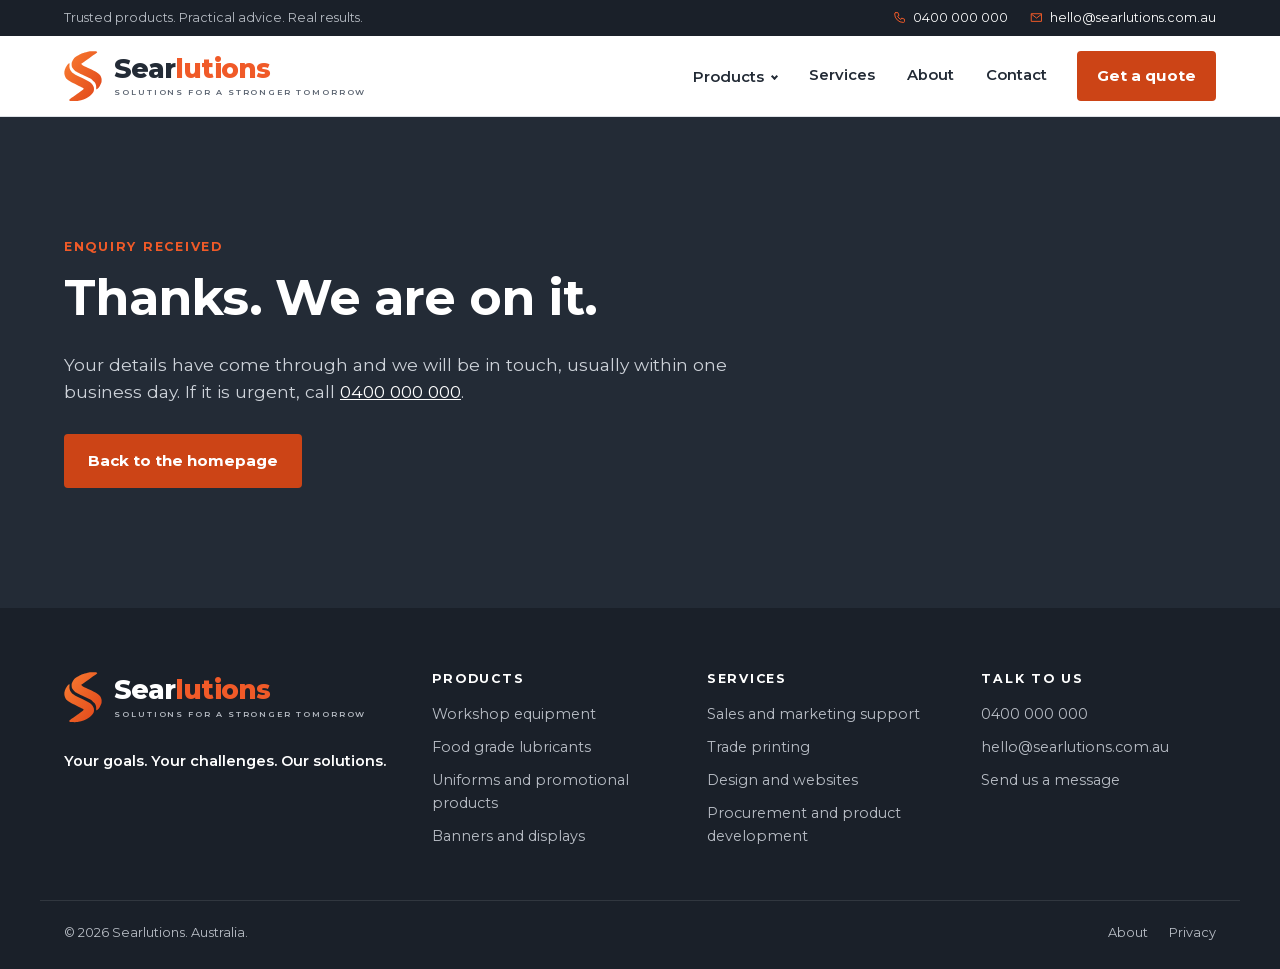
<file: thanks.html>
<!doctype html>
<html lang="en-AU">
<head>
<meta charset="utf-8">
<meta name="viewport" content="width=device-width, initial-scale=1">
<title>Thanks, we have your details | Searlutions</title>
<meta name="description" content="Your enquiry has been received.">
<meta name="robots" content="noindex, nofollow">
<link rel="canonical" href="https://searlutions.com.au/thanks.html">
<meta name="theme-color" content="#232B36">
<meta property="og:type" content="website">
<meta property="og:site_name" content="Searlutions">
<meta property="og:title" content="Thanks, we have your details | Searlutions">
<meta property="og:description" content="Your enquiry has been received.">
<meta property="og:url" content="https://searlutions.com.au/thanks.html">
<meta property="og:image" content="https://searlutions.com.au/assets/img/og.png">
<meta name="twitter:card" content="summary_large_image">
<link rel="icon" href="assets/img/favicon.svg" type="image/svg+xml">
<link rel="apple-touch-icon" href="assets/img/apple-touch-icon.png">
<link rel="preload" href="assets/fonts/montserrat.woff2" as="font" type="font/woff2" crossorigin>
<link rel="stylesheet" href="assets/css/styles.css?v=109746dc">
<script>document.documentElement.classList.add('js')</script>
<script type="application/ld+json">{"@context": "https://schema.org", "@type": "ProfessionalService", "name": "Searlutions", "slogan": "Solutions for a stronger tomorrow", "url": "https://searlutions.com.au/", "image": "https://searlutions.com.au/assets/img/og.png", "logo": "https://searlutions.com.au/assets/img/icon-512.png", "telephone": "+61400000000", "email": "hello@searlutions.com.au", "areaServed": "Australia", "description": "Quality products and on-demand sales and marketing solutions for small and growing businesses.", "knowsAbout": ["Workshop and lubrication equipment", "Food grade lubricants", "Uniforms and promotional products", "Banners, signage and displays", "Sales and marketing support", "Trade printing", "Creative design and website development", "Procurement and new product development"]}</script>
</head>
<body>
<a class="skip" href="#main">Skip to content</a>

<div class="topbar">
  <div class="wrap topbar__in">
    <p>Trusted products. Practical advice. Real results.</p>
    <p class="topbar__contact"><a href="tel:+61400000000"><svg class="ico" viewBox="0 0 24 24" fill="none" stroke="currentColor" stroke-width="1.8" stroke-linecap="round" stroke-linejoin="round" aria-hidden="true"><path d="M5 3h4l2 5-2.5 1.5a11 11 0 0 0 6 6L16 13l5 2v4a2 2 0 0 1-2 2A16 16 0 0 1 3 5a2 2 0 0 1 2-2z"/></svg>0400 000 000</a><a href="mailto:hello@searlutions.com.au"><svg class="ico" viewBox="0 0 24 24" fill="none" stroke="currentColor" stroke-width="1.8" stroke-linecap="round" stroke-linejoin="round" aria-hidden="true"><path d="M3 5h18v14H3z"/><path d="m3 6 9 7 9-7"/></svg>hello@searlutions.com.au</a></p>
  </div>
</div>

<header class="bar">
  <div class="wrap bar__in">
    <a class="logo" href="./" aria-label="Searlutions home"><svg xmlns="http://www.w3.org/2000/svg" viewBox="2.7 6.8 61.9 82.3"><defs><linearGradient id="sg14" x1="0" y1="0" x2="1" y2="1"><stop offset="0" stop-color="#F7782F"/><stop offset="1" stop-color="#E24A1C"/></linearGradient></defs><path d="M10.55 27.02C10.27 27.23 10.15 27.13 9.39 28.13C8.62 29.13 6.90 31.30 5.96 33.02C5.03 34.73 4.21 37.09 3.77 38.41C3.33 39.73 3.41 39.93 3.34 40.93C3.28 41.94 3.22 43.30 3.37 44.42C3.51 45.54 3.91 46.75 4.23 47.66C4.56 48.58 4.80 49.08 5.33 49.91C5.85 50.74 6.10 51.52 7.37 52.62C8.63 53.73 8.65 54.19 12.92 56.56C17.19 58.93 29.44 64.95 32.97 66.84C36.51 68.72 33.91 67.60 34.13 67.86C34.36 68.13 34.37 68.15 34.32 68.42C34.27 68.70 34.90 68.57 33.83 69.52C32.75 70.48 31.40 71.57 27.87 74.15C24.35 76.74 15.42 83.05 12.70 85.05C9.98 87.05 11.77 85.77 11.56 86.15C11.35 86.52 11.28 86.96 11.44 87.29C11.60 87.61 12.04 87.92 12.50 88.10C12.96 88.28 13.02 88.30 14.19 88.37C15.36 88.45 18.04 88.57 19.50 88.56C20.97 88.54 21.15 88.56 22.99 88.28C24.83 88.01 27.96 87.61 30.52 86.90C33.08 86.19 35.95 85.15 38.33 84.03C40.71 82.90 43.12 81.40 44.82 80.17C46.51 78.93 47.64 77.55 48.50 76.61C49.37 75.67 49.59 75.27 50.02 74.54C50.44 73.82 50.79 73.06 51.04 72.27C51.30 71.48 51.49 70.78 51.54 69.80C51.58 68.83 51.48 67.37 51.32 66.41C51.15 65.45 51.07 65.00 50.55 64.03C50.04 63.05 49.11 61.59 48.21 60.54C47.31 59.48 47.11 59.01 45.14 57.71C43.17 56.41 39.13 54.15 36.41 52.75C33.69 51.35 31.19 50.49 28.82 49.33C26.45 48.18 24.22 47.03 22.17 45.82C20.12 44.62 17.86 43.14 16.52 42.08C15.19 41.03 14.83 40.42 14.14 39.51C13.46 38.60 12.85 37.79 12.42 36.62C11.99 35.45 11.66 34.02 11.54 32.50C11.43 30.97 11.82 28.42 11.74 27.49C11.67 26.55 11.29 26.95 11.09 26.88C10.89 26.80 10.84 26.81 10.55 27.02Z" fill="url(#sg14)"/><path d="M28.86 12.09C27.11 12.94 25.21 14.17 23.79 15.08C22.37 15.99 21.21 16.83 20.35 17.53C19.49 18.24 19.22 18.54 18.63 19.30C18.04 20.07 17.33 21.15 16.81 22.13C16.29 23.11 15.76 24.25 15.48 25.18C15.20 26.12 15.14 26.73 15.11 27.74C15.09 28.74 15.17 30.24 15.33 31.22C15.49 32.20 15.56 32.64 16.09 33.61C16.62 34.58 17.80 36.19 18.51 37.06C19.22 37.93 19.72 38.29 20.37 38.82C21.03 39.35 20.36 39.11 22.43 40.25C24.51 41.39 28.96 43.73 32.82 45.65C36.69 47.58 42.90 50.36 45.61 51.80C48.31 53.25 47.98 53.38 49.07 54.32C50.17 55.26 51.42 56.58 52.18 57.45C52.94 58.32 53.16 58.54 53.63 59.54C54.10 60.55 54.74 62.00 55.00 63.49C55.25 64.98 55.10 67.58 55.18 68.49C55.25 69.41 55.24 68.89 55.45 68.99C55.66 69.08 56.06 69.23 56.43 69.07C56.80 68.92 56.93 68.90 57.66 68.06C58.39 67.23 59.82 65.76 60.82 64.09C61.81 62.41 63.09 59.61 63.62 58.03C64.14 56.45 63.93 55.59 63.97 54.58C64.02 53.57 64.01 52.82 63.88 51.98C63.75 51.15 63.48 50.34 63.19 49.57C62.89 48.79 62.63 48.14 62.10 47.32C61.57 46.50 61.15 45.72 60.01 44.67C58.88 43.62 57.80 42.53 55.29 41.02C52.77 39.50 48.53 37.38 44.91 35.58C41.30 33.79 35.71 31.29 33.59 30.25C31.47 29.21 32.52 29.70 32.18 29.36C31.85 29.01 31.60 28.60 31.58 28.20C31.55 27.79 28.03 29.94 32.03 26.93C36.04 23.92 51.55 13.12 55.63 10.15C59.70 7.17 56.36 9.33 56.51 9.06C56.66 8.79 56.66 8.75 56.51 8.52C56.35 8.28 56.01 7.85 55.58 7.66C55.15 7.47 55.25 7.42 53.93 7.37C52.61 7.32 49.44 7.28 47.67 7.34C45.89 7.39 45.51 7.28 43.29 7.72C41.06 8.16 36.71 9.25 34.30 9.98C31.90 10.71 30.62 11.24 28.86 12.09Z" fill="url(#sg14)"/></svg><span class="logo__text"><span class="logo__name">Sear<b>lutions</b></span><span class="logo__tag">Solutions for a stronger tomorrow</span></span></a>
    <button class="bar__menu" type="button" aria-expanded="false" aria-controls="nav"><span></span>Menu</button>
    <nav class="bar__nav" id="nav" aria-label="Main">
      <div class="drop">
        <a href="products.html" data-nav="products">Products</a>
        <div class="drop__panel"><a href="workshop-equipment.html"><svg class="ico" viewBox="0 0 24 24" fill="none" stroke="currentColor" stroke-width="1.8" stroke-linecap="round" stroke-linejoin="round" aria-hidden="true"><path d="M14.7 6.3a1 1 0 0 0 0 1.4l1.6 1.6a1 1 0 0 0 1.4 0l3.77-3.77a6 6 0 0 1-7.94 7.94l-6.91 6.91a2.12 2.12 0 0 1-3-3l6.91-6.91a6 6 0 0 1 7.94-7.94z"/></svg><span>Workshop and lubrication equipment</span></a><a href="food-grade-lubricants.html"><svg class="ico" viewBox="0 0 24 24" fill="none" stroke="currentColor" stroke-width="1.8" stroke-linecap="round" stroke-linejoin="round" aria-hidden="true"><path d="M12 3s6 6.5 6 11a6 6 0 0 1-12 0c0-4.5 6-11 6-11z"/><path d="M9.5 14.5a2.5 2.5 0 0 0 2.5 2.5"/></svg><span>Food grade lubricants</span></a><a href="uniforms-promotional-products.html"><svg class="ico" viewBox="0 0 24 24" fill="none" stroke="currentColor" stroke-width="1.8" stroke-linecap="round" stroke-linejoin="round" aria-hidden="true"><path d="M8 3 3 6l2 4 2-1v12h10V9l2 1 2-4-5-3a4 4 0 0 1-8 0z"/></svg><span>Uniforms and promotional products</span></a><a href="banners-displays.html"><svg class="ico" viewBox="0 0 24 24" fill="none" stroke="currentColor" stroke-width="1.8" stroke-linecap="round" stroke-linejoin="round" aria-hidden="true"><path d="M7 3h10v14H7z"/><path d="M12 17v4M8 21h8M9.5 7h5M9.5 10h5"/></svg><span>Banners, signage and displays</span></a></div>
      </div>
      <a href="services.html" data-nav="services">Services</a>
      <a href="about.html" data-nav="about">About</a>
      <a href="contact.html" data-nav="contact">Contact</a>
      <a class="button" href="contact.html">Get a quote</a>
    </nav>
  </div>
</header>

<main id="main">
<section class="pagehead pagehead--full" aria-labelledby="page-h">
  <div class="wrap pagehead__in">
    <p class="eyebrow">Enquiry received</p>
    <h1 id="page-h">Thanks. We are on it.</h1>
    <p class="lead">Your details have come through and we will be in touch, usually within one business day. If it is urgent, call <a href="tel:+61400000000">0400 000 000</a>.</p>
    <p class="actions"><a class="button" href="./">Back to the homepage</a></p>
  </div>
</section>

</main>

<footer class="foot">
  <div class="wrap foot__grid">
    <div class="foot__brand">
      <a class="logo logo--light" href="./" aria-label="Searlutions home"><svg xmlns="http://www.w3.org/2000/svg" viewBox="2.7 6.8 61.9 82.3"><defs><linearGradient id="sg15" x1="0" y1="0" x2="1" y2="1"><stop offset="0" stop-color="#F7782F"/><stop offset="1" stop-color="#E24A1C"/></linearGradient></defs><path d="M10.55 27.02C10.27 27.23 10.15 27.13 9.39 28.13C8.62 29.13 6.90 31.30 5.96 33.02C5.03 34.73 4.21 37.09 3.77 38.41C3.33 39.73 3.41 39.93 3.34 40.93C3.28 41.94 3.22 43.30 3.37 44.42C3.51 45.54 3.91 46.75 4.23 47.66C4.56 48.58 4.80 49.08 5.33 49.91C5.85 50.74 6.10 51.52 7.37 52.62C8.63 53.73 8.65 54.19 12.92 56.56C17.19 58.93 29.44 64.95 32.97 66.84C36.51 68.72 33.91 67.60 34.13 67.86C34.36 68.13 34.37 68.15 34.32 68.42C34.27 68.70 34.90 68.57 33.83 69.52C32.75 70.48 31.40 71.57 27.87 74.15C24.35 76.74 15.42 83.05 12.70 85.05C9.98 87.05 11.77 85.77 11.56 86.15C11.35 86.52 11.28 86.96 11.44 87.29C11.60 87.61 12.04 87.92 12.50 88.10C12.96 88.28 13.02 88.30 14.19 88.37C15.36 88.45 18.04 88.57 19.50 88.56C20.97 88.54 21.15 88.56 22.99 88.28C24.83 88.01 27.96 87.61 30.52 86.90C33.08 86.19 35.95 85.15 38.33 84.03C40.71 82.90 43.12 81.40 44.82 80.17C46.51 78.93 47.64 77.55 48.50 76.61C49.37 75.67 49.59 75.27 50.02 74.54C50.44 73.82 50.79 73.06 51.04 72.27C51.30 71.48 51.49 70.78 51.54 69.80C51.58 68.83 51.48 67.37 51.32 66.41C51.15 65.45 51.07 65.00 50.55 64.03C50.04 63.05 49.11 61.59 48.21 60.54C47.31 59.48 47.11 59.01 45.14 57.71C43.17 56.41 39.13 54.15 36.41 52.75C33.69 51.35 31.19 50.49 28.82 49.33C26.45 48.18 24.22 47.03 22.17 45.82C20.12 44.62 17.86 43.14 16.52 42.08C15.19 41.03 14.83 40.42 14.14 39.51C13.46 38.60 12.85 37.79 12.42 36.62C11.99 35.45 11.66 34.02 11.54 32.50C11.43 30.97 11.82 28.42 11.74 27.49C11.67 26.55 11.29 26.95 11.09 26.88C10.89 26.80 10.84 26.81 10.55 27.02Z" fill="url(#sg15)"/><path d="M28.86 12.09C27.11 12.94 25.21 14.17 23.79 15.08C22.37 15.99 21.21 16.83 20.35 17.53C19.49 18.24 19.22 18.54 18.63 19.30C18.04 20.07 17.33 21.15 16.81 22.13C16.29 23.11 15.76 24.25 15.48 25.18C15.20 26.12 15.14 26.73 15.11 27.74C15.09 28.74 15.17 30.24 15.33 31.22C15.49 32.20 15.56 32.64 16.09 33.61C16.62 34.58 17.80 36.19 18.51 37.06C19.22 37.93 19.72 38.29 20.37 38.82C21.03 39.35 20.36 39.11 22.43 40.25C24.51 41.39 28.96 43.73 32.82 45.65C36.69 47.58 42.90 50.36 45.61 51.80C48.31 53.25 47.98 53.38 49.07 54.32C50.17 55.26 51.42 56.58 52.18 57.45C52.94 58.32 53.16 58.54 53.63 59.54C54.10 60.55 54.74 62.00 55.00 63.49C55.25 64.98 55.10 67.58 55.18 68.49C55.25 69.41 55.24 68.89 55.45 68.99C55.66 69.08 56.06 69.23 56.43 69.07C56.80 68.92 56.93 68.90 57.66 68.06C58.39 67.23 59.82 65.76 60.82 64.09C61.81 62.41 63.09 59.61 63.62 58.03C64.14 56.45 63.93 55.59 63.97 54.58C64.02 53.57 64.01 52.82 63.88 51.98C63.75 51.15 63.48 50.34 63.19 49.57C62.89 48.79 62.63 48.14 62.10 47.32C61.57 46.50 61.15 45.72 60.01 44.67C58.88 43.62 57.80 42.53 55.29 41.02C52.77 39.50 48.53 37.38 44.91 35.58C41.30 33.79 35.71 31.29 33.59 30.25C31.47 29.21 32.52 29.70 32.18 29.36C31.85 29.01 31.60 28.60 31.58 28.20C31.55 27.79 28.03 29.94 32.03 26.93C36.04 23.92 51.55 13.12 55.63 10.15C59.70 7.17 56.36 9.33 56.51 9.06C56.66 8.79 56.66 8.75 56.51 8.52C56.35 8.28 56.01 7.85 55.58 7.66C55.15 7.47 55.25 7.42 53.93 7.37C52.61 7.32 49.44 7.28 47.67 7.34C45.89 7.39 45.51 7.28 43.29 7.72C41.06 8.16 36.71 9.25 34.30 9.98C31.90 10.71 30.62 11.24 28.86 12.09Z" fill="url(#sg15)"/></svg><span class="logo__text"><span class="logo__name">Sear<b>lutions</b></span><span class="logo__tag">Solutions for a stronger tomorrow</span></span></a>
      <p>Your goals. Your challenges. Our solutions.</p>
    </div>
    <div>
      <h2>Products</h2>
      <ul><li><a href="workshop-equipment.html">Workshop equipment</a></li><li><a href="food-grade-lubricants.html">Food grade lubricants</a></li><li><a href="uniforms-promotional-products.html">Uniforms and promotional products</a></li><li><a href="banners-displays.html">Banners and displays</a></li></ul>
    </div>
    <div>
      <h2>Services</h2>
      <ul><li><a href="services.html#support">Sales and marketing support</a></li><li><a href="services.html#printing">Trade printing</a></li><li><a href="services.html#design">Design and websites</a></li><li><a href="services.html#procurement">Procurement and product development</a></li></ul>
    </div>
    <div>
      <h2>Talk to us</h2>
      <ul><li><a href="tel:+61400000000">0400 000 000</a></li><li><a href="mailto:hello@searlutions.com.au">hello@searlutions.com.au</a></li><li><a href="contact.html">Send us a message</a></li></ul>
    </div>
  </div>
  <div class="wrap foot__meta">
    <p>&copy; 2026 Searlutions. Australia.</p>
    <p><a href="about.html">About</a> <a href="privacy.html">Privacy</a></p>
  </div>
</footer>

<div class="callbar">
  <a href="tel:+61400000000"><svg class="ico" viewBox="0 0 24 24" fill="none" stroke="currentColor" stroke-width="1.8" stroke-linecap="round" stroke-linejoin="round" aria-hidden="true"><path d="M5 3h4l2 5-2.5 1.5a11 11 0 0 0 6 6L16 13l5 2v4a2 2 0 0 1-2 2A16 16 0 0 1 3 5a2 2 0 0 1 2-2z"/></svg>Call</a>
  <a class="callbar__main" href="contact.html">Get a quote</a>
</div>

<script src="assets/js/main.js?v=109746dc" defer></script>
</body>
</html>
</file>
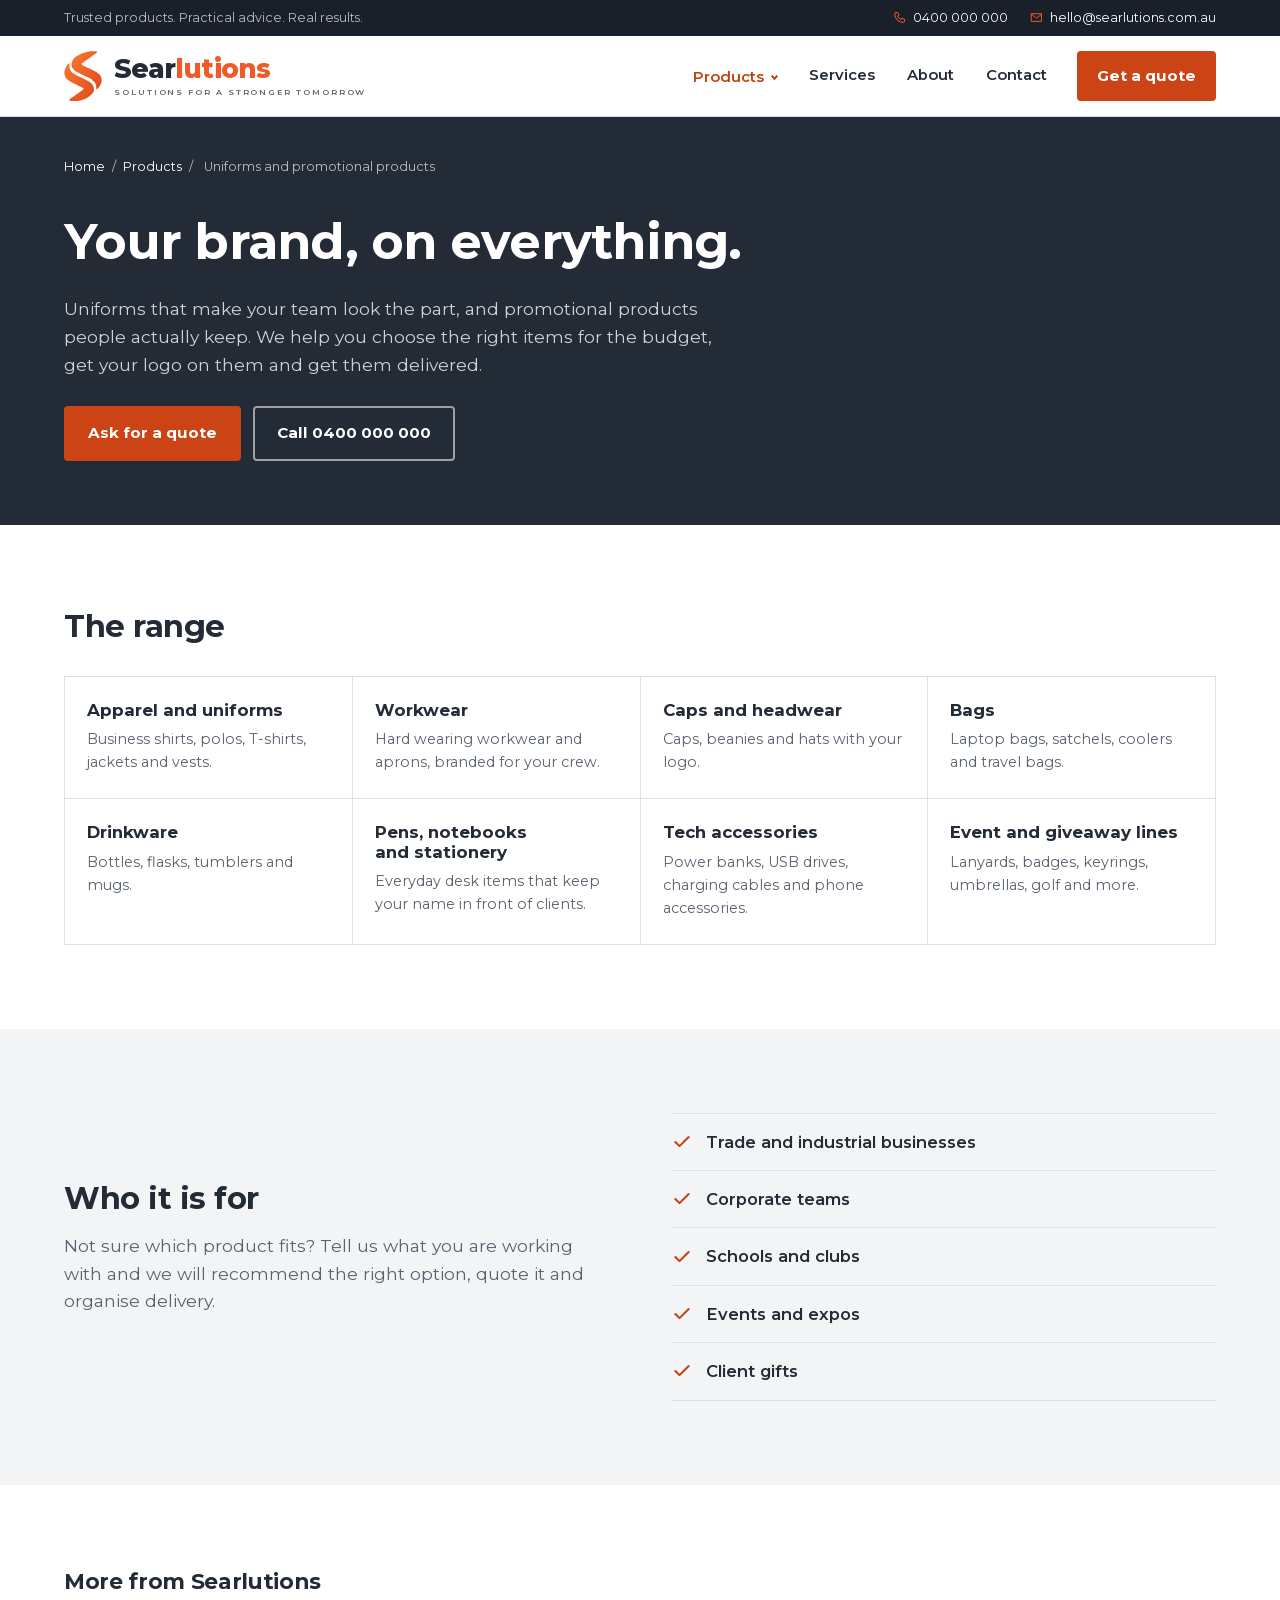
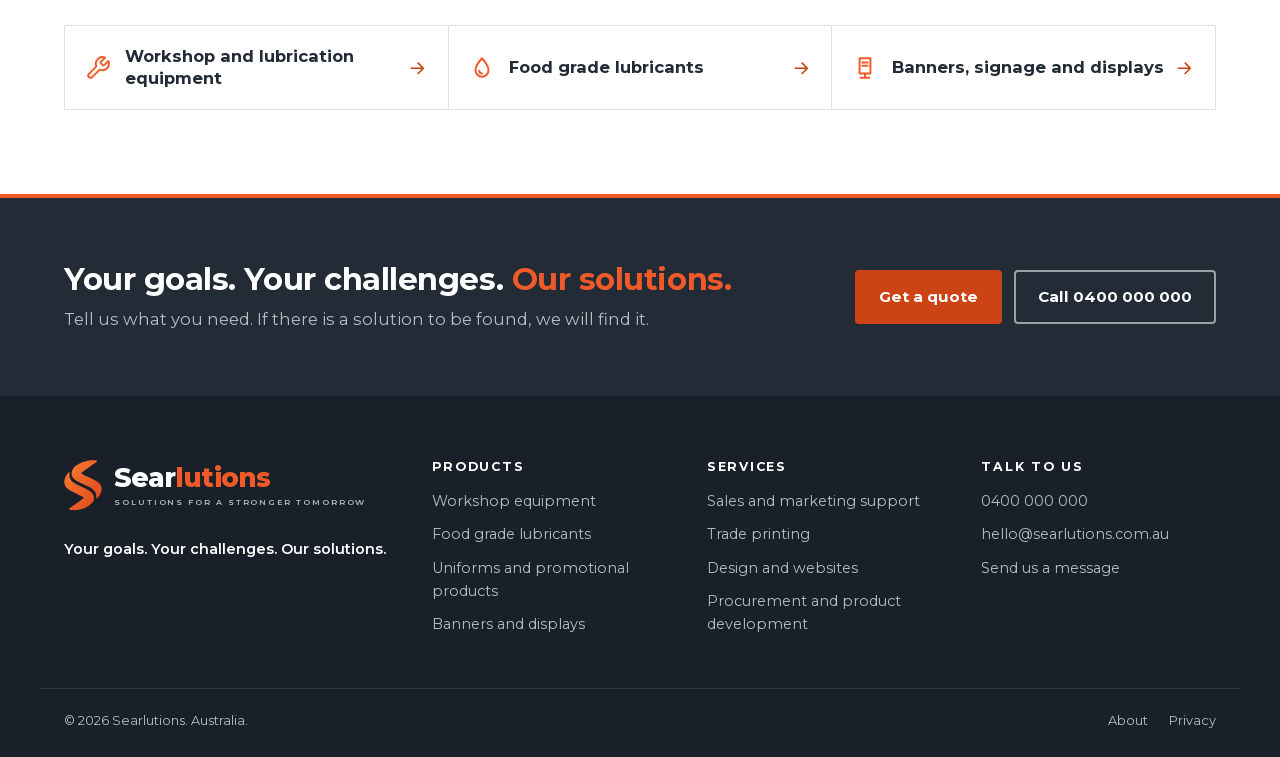
<file: uniforms-promotional-products.html>
<!doctype html>
<html lang="en-AU">
<head>
<meta charset="utf-8">
<meta name="viewport" content="width=device-width, initial-scale=1">
<title>Uniforms, workwear and promotional products | Searlutions</title>
<meta name="description" content="Branded uniforms, workwear, caps, bags, drinkware, pens, tech accessories and giveaways with your logo. One contact from choosing the product to delivery. Searlutions.">
<meta name="robots" content="noindex, nofollow">
<link rel="canonical" href="https://searlutions.com.au/uniforms-promotional-products.html">
<meta name="theme-color" content="#232B36">
<meta property="og:type" content="website">
<meta property="og:site_name" content="Searlutions">
<meta property="og:title" content="Uniforms, workwear and promotional products | Searlutions">
<meta property="og:description" content="Branded uniforms, workwear, caps, bags, drinkware, pens, tech accessories and giveaways with your logo. One contact from choosing the product to delivery. Searlutions.">
<meta property="og:url" content="https://searlutions.com.au/uniforms-promotional-products.html">
<meta property="og:image" content="https://searlutions.com.au/assets/img/og.png">
<meta name="twitter:card" content="summary_large_image">
<link rel="icon" href="assets/img/favicon.svg" type="image/svg+xml">
<link rel="apple-touch-icon" href="assets/img/apple-touch-icon.png">
<link rel="preload" href="assets/fonts/montserrat.woff2" as="font" type="font/woff2" crossorigin>
<link rel="stylesheet" href="assets/css/styles.css?v=109746dc">
<script>document.documentElement.classList.add('js')</script>
<script type="application/ld+json">{"@context": "https://schema.org", "@type": "ProfessionalService", "name": "Searlutions", "slogan": "Solutions for a stronger tomorrow", "url": "https://searlutions.com.au/", "image": "https://searlutions.com.au/assets/img/og.png", "logo": "https://searlutions.com.au/assets/img/icon-512.png", "telephone": "+61400000000", "email": "hello@searlutions.com.au", "areaServed": "Australia", "description": "Quality products and on-demand sales and marketing solutions for small and growing businesses.", "knowsAbout": ["Workshop and lubrication equipment", "Food grade lubricants", "Uniforms and promotional products", "Banners, signage and displays", "Sales and marketing support", "Trade printing", "Creative design and website development", "Procurement and new product development"]}</script>
</head>
<body>
<a class="skip" href="#main">Skip to content</a>

<div class="topbar">
  <div class="wrap topbar__in">
    <p>Trusted products. Practical advice. Real results.</p>
    <p class="topbar__contact"><a href="tel:+61400000000"><svg class="ico" viewBox="0 0 24 24" fill="none" stroke="currentColor" stroke-width="1.8" stroke-linecap="round" stroke-linejoin="round" aria-hidden="true"><path d="M5 3h4l2 5-2.5 1.5a11 11 0 0 0 6 6L16 13l5 2v4a2 2 0 0 1-2 2A16 16 0 0 1 3 5a2 2 0 0 1 2-2z"/></svg>0400 000 000</a><a href="mailto:hello@searlutions.com.au"><svg class="ico" viewBox="0 0 24 24" fill="none" stroke="currentColor" stroke-width="1.8" stroke-linecap="round" stroke-linejoin="round" aria-hidden="true"><path d="M3 5h18v14H3z"/><path d="m3 6 9 7 9-7"/></svg>hello@searlutions.com.au</a></p>
  </div>
</div>

<header class="bar">
  <div class="wrap bar__in">
    <a class="logo" href="./" aria-label="Searlutions home"><svg xmlns="http://www.w3.org/2000/svg" viewBox="2.7 6.8 61.9 82.3"><defs><linearGradient id="sg22" x1="0" y1="0" x2="1" y2="1"><stop offset="0" stop-color="#F7782F"/><stop offset="1" stop-color="#E24A1C"/></linearGradient></defs><path d="M10.55 27.02C10.27 27.23 10.15 27.13 9.39 28.13C8.62 29.13 6.90 31.30 5.96 33.02C5.03 34.73 4.21 37.09 3.77 38.41C3.33 39.73 3.41 39.93 3.34 40.93C3.28 41.94 3.22 43.30 3.37 44.42C3.51 45.54 3.91 46.75 4.23 47.66C4.56 48.58 4.80 49.08 5.33 49.91C5.85 50.74 6.10 51.52 7.37 52.62C8.63 53.73 8.65 54.19 12.92 56.56C17.19 58.93 29.44 64.95 32.97 66.84C36.51 68.72 33.91 67.60 34.13 67.86C34.36 68.13 34.37 68.15 34.32 68.42C34.27 68.70 34.90 68.57 33.83 69.52C32.75 70.48 31.40 71.57 27.87 74.15C24.35 76.74 15.42 83.05 12.70 85.05C9.98 87.05 11.77 85.77 11.56 86.15C11.35 86.52 11.28 86.96 11.44 87.29C11.60 87.61 12.04 87.92 12.50 88.10C12.96 88.28 13.02 88.30 14.19 88.37C15.36 88.45 18.04 88.57 19.50 88.56C20.97 88.54 21.15 88.56 22.99 88.28C24.83 88.01 27.96 87.61 30.52 86.90C33.08 86.19 35.95 85.15 38.33 84.03C40.71 82.90 43.12 81.40 44.82 80.17C46.51 78.93 47.64 77.55 48.50 76.61C49.37 75.67 49.59 75.27 50.02 74.54C50.44 73.82 50.79 73.06 51.04 72.27C51.30 71.48 51.49 70.78 51.54 69.80C51.58 68.83 51.48 67.37 51.32 66.41C51.15 65.45 51.07 65.00 50.55 64.03C50.04 63.05 49.11 61.59 48.21 60.54C47.31 59.48 47.11 59.01 45.14 57.71C43.17 56.41 39.13 54.15 36.41 52.75C33.69 51.35 31.19 50.49 28.82 49.33C26.45 48.18 24.22 47.03 22.17 45.82C20.12 44.62 17.86 43.14 16.52 42.08C15.19 41.03 14.83 40.42 14.14 39.51C13.46 38.60 12.85 37.79 12.42 36.62C11.99 35.45 11.66 34.02 11.54 32.50C11.43 30.97 11.82 28.42 11.74 27.49C11.67 26.55 11.29 26.95 11.09 26.88C10.89 26.80 10.84 26.81 10.55 27.02Z" fill="url(#sg22)"/><path d="M28.86 12.09C27.11 12.94 25.21 14.17 23.79 15.08C22.37 15.99 21.21 16.83 20.35 17.53C19.49 18.24 19.22 18.54 18.63 19.30C18.04 20.07 17.33 21.15 16.81 22.13C16.29 23.11 15.76 24.25 15.48 25.18C15.20 26.12 15.14 26.73 15.11 27.74C15.09 28.74 15.17 30.24 15.33 31.22C15.49 32.20 15.56 32.64 16.09 33.61C16.62 34.58 17.80 36.19 18.51 37.06C19.22 37.93 19.72 38.29 20.37 38.82C21.03 39.35 20.36 39.11 22.43 40.25C24.51 41.39 28.96 43.73 32.82 45.65C36.69 47.58 42.90 50.36 45.61 51.80C48.31 53.25 47.98 53.38 49.07 54.32C50.17 55.26 51.42 56.58 52.18 57.45C52.94 58.32 53.16 58.54 53.63 59.54C54.10 60.55 54.74 62.00 55.00 63.49C55.25 64.98 55.10 67.58 55.18 68.49C55.25 69.41 55.24 68.89 55.45 68.99C55.66 69.08 56.06 69.23 56.43 69.07C56.80 68.92 56.93 68.90 57.66 68.06C58.39 67.23 59.82 65.76 60.82 64.09C61.81 62.41 63.09 59.61 63.62 58.03C64.14 56.45 63.93 55.59 63.97 54.58C64.02 53.57 64.01 52.82 63.88 51.98C63.75 51.15 63.48 50.34 63.19 49.57C62.89 48.79 62.63 48.14 62.10 47.32C61.57 46.50 61.15 45.72 60.01 44.67C58.88 43.62 57.80 42.53 55.29 41.02C52.77 39.50 48.53 37.38 44.91 35.58C41.30 33.79 35.71 31.29 33.59 30.25C31.47 29.21 32.52 29.70 32.18 29.36C31.85 29.01 31.60 28.60 31.58 28.20C31.55 27.79 28.03 29.94 32.03 26.93C36.04 23.92 51.55 13.12 55.63 10.15C59.70 7.17 56.36 9.33 56.51 9.06C56.66 8.79 56.66 8.75 56.51 8.52C56.35 8.28 56.01 7.85 55.58 7.66C55.15 7.47 55.25 7.42 53.93 7.37C52.61 7.32 49.44 7.28 47.67 7.34C45.89 7.39 45.51 7.28 43.29 7.72C41.06 8.16 36.71 9.25 34.30 9.98C31.90 10.71 30.62 11.24 28.86 12.09Z" fill="url(#sg22)"/></svg><span class="logo__text"><span class="logo__name">Sear<b>lutions</b></span><span class="logo__tag">Solutions for a stronger tomorrow</span></span></a>
    <button class="bar__menu" type="button" aria-expanded="false" aria-controls="nav"><span></span>Menu</button>
    <nav class="bar__nav" id="nav" aria-label="Main">
      <div class="drop">
        <a href="products.html" data-nav="products" aria-current="page">Products</a>
        <div class="drop__panel"><a href="workshop-equipment.html"><svg class="ico" viewBox="0 0 24 24" fill="none" stroke="currentColor" stroke-width="1.8" stroke-linecap="round" stroke-linejoin="round" aria-hidden="true"><path d="M14.7 6.3a1 1 0 0 0 0 1.4l1.6 1.6a1 1 0 0 0 1.4 0l3.77-3.77a6 6 0 0 1-7.94 7.94l-6.91 6.91a2.12 2.12 0 0 1-3-3l6.91-6.91a6 6 0 0 1 7.94-7.94z"/></svg><span>Workshop and lubrication equipment</span></a><a href="food-grade-lubricants.html"><svg class="ico" viewBox="0 0 24 24" fill="none" stroke="currentColor" stroke-width="1.8" stroke-linecap="round" stroke-linejoin="round" aria-hidden="true"><path d="M12 3s6 6.5 6 11a6 6 0 0 1-12 0c0-4.5 6-11 6-11z"/><path d="M9.5 14.5a2.5 2.5 0 0 0 2.5 2.5"/></svg><span>Food grade lubricants</span></a><a href="uniforms-promotional-products.html"><svg class="ico" viewBox="0 0 24 24" fill="none" stroke="currentColor" stroke-width="1.8" stroke-linecap="round" stroke-linejoin="round" aria-hidden="true"><path d="M8 3 3 6l2 4 2-1v12h10V9l2 1 2-4-5-3a4 4 0 0 1-8 0z"/></svg><span>Uniforms and promotional products</span></a><a href="banners-displays.html"><svg class="ico" viewBox="0 0 24 24" fill="none" stroke="currentColor" stroke-width="1.8" stroke-linecap="round" stroke-linejoin="round" aria-hidden="true"><path d="M7 3h10v14H7z"/><path d="M12 17v4M8 21h8M9.5 7h5M9.5 10h5"/></svg><span>Banners, signage and displays</span></a></div>
      </div>
      <a href="services.html" data-nav="services">Services</a>
      <a href="about.html" data-nav="about">About</a>
      <a href="contact.html" data-nav="contact">Contact</a>
      <a class="button" href="contact.html">Get a quote</a>
    </nav>
  </div>
</header>

<main id="main">
<section class="pagehead" aria-labelledby="page-h">
  <div class="wrap pagehead__in">
    <nav class="crumbs" aria-label="Breadcrumb"><a href="./">Home</a> <span>/</span> <a href="products.html">Products</a> <span>/</span> <span aria-current="page">Uniforms and promotional products</span></nav>
    <h1 id="page-h">Your brand, on everything.</h1>
    <p class="lead">Uniforms that make your team look the part, and promotional products people actually keep. We help you choose the right items for the budget, get your logo on them and get them delivered.</p>
    <p class="actions"><a class="button" href="contact.html?need=Uniforms%20and%20promotional%20products">Ask for a quote</a> <a class="button button--ghost" href="tel:+61400000000">Call 0400 000 000</a></p>
  </div>
</section>

<section class="sec" aria-labelledby="range-h">
  <div class="wrap">
    <h2 class="head" id="range-h">The range</h2>
    <ul class="ranges"><li><h3>Apparel and uniforms</h3><p>Business shirts, polos, T-shirts, jackets and vests.</p></li><li><h3>Workwear</h3><p>Hard wearing workwear and aprons, branded for your crew.</p></li><li><h3>Caps and headwear</h3><p>Caps, beanies and hats with your logo.</p></li><li><h3>Bags</h3><p>Laptop bags, satchels, coolers and travel bags.</p></li><li><h3>Drinkware</h3><p>Bottles, flasks, tumblers and mugs.</p></li><li><h3>Pens, notebooks and stationery</h3><p>Everyday desk items that keep your name in front of clients.</p></li><li><h3>Tech accessories</h3><p>Power banks, USB drives, charging cables and phone accessories.</p></li><li><h3>Event and giveaway lines</h3><p>Lanyards, badges, keyrings, umbrellas, golf and more.</p></li></ul>
    
  </div>
</section>

<section class="sec sec--paper" aria-labelledby="for-h">
  <div class="wrap split">
    <div>
      <h2 id="for-h">Who it is for</h2>
      <p class="lead">Not sure which product fits? Tell us what you are working with and we will recommend the right option, quote it and organise delivery.</p>
      
    </div>
    <ul class="ticks"><li><svg class="ico" viewBox="0 0 24 24" fill="none" stroke="currentColor" stroke-width="1.8" stroke-linecap="round" stroke-linejoin="round" aria-hidden="true"><path d="m4 12 5 5L20 6"/></svg>Trade and industrial businesses</li><li><svg class="ico" viewBox="0 0 24 24" fill="none" stroke="currentColor" stroke-width="1.8" stroke-linecap="round" stroke-linejoin="round" aria-hidden="true"><path d="m4 12 5 5L20 6"/></svg>Corporate teams</li><li><svg class="ico" viewBox="0 0 24 24" fill="none" stroke="currentColor" stroke-width="1.8" stroke-linecap="round" stroke-linejoin="round" aria-hidden="true"><path d="m4 12 5 5L20 6"/></svg>Schools and clubs</li><li><svg class="ico" viewBox="0 0 24 24" fill="none" stroke="currentColor" stroke-width="1.8" stroke-linecap="round" stroke-linejoin="round" aria-hidden="true"><path d="m4 12 5 5L20 6"/></svg>Events and expos</li><li><svg class="ico" viewBox="0 0 24 24" fill="none" stroke="currentColor" stroke-width="1.8" stroke-linecap="round" stroke-linejoin="round" aria-hidden="true"><path d="m4 12 5 5L20 6"/></svg>Client gifts</li></ul>
  </div>
</section>

<section class="sec" aria-labelledby="more-h">
  <div class="wrap">
    <h2 class="head head--sm" id="more-h">More from Searlutions</h2>
    <ul class="tiles tiles--three"><li><a class="tile tile--sm" href="workshop-equipment.html"><svg class="ico" viewBox="0 0 24 24" fill="none" stroke="currentColor" stroke-width="1.8" stroke-linecap="round" stroke-linejoin="round" aria-hidden="true"><path d="M14.7 6.3a1 1 0 0 0 0 1.4l1.6 1.6a1 1 0 0 0 1.4 0l3.77-3.77a6 6 0 0 1-7.94 7.94l-6.91 6.91a2.12 2.12 0 0 1-3-3l6.91-6.91a6 6 0 0 1 7.94-7.94z"/></svg><span class="tile__name">Workshop and lubrication equipment</span><svg class="ico tile__go" viewBox="0 0 24 24" fill="none" stroke="currentColor" stroke-width="1.8" stroke-linecap="round" stroke-linejoin="round" aria-hidden="true"><path d="M5 12h14M13 6l6 6-6 6"/></svg></a></li><li><a class="tile tile--sm" href="food-grade-lubricants.html"><svg class="ico" viewBox="0 0 24 24" fill="none" stroke="currentColor" stroke-width="1.8" stroke-linecap="round" stroke-linejoin="round" aria-hidden="true"><path d="M12 3s6 6.5 6 11a6 6 0 0 1-12 0c0-4.5 6-11 6-11z"/><path d="M9.5 14.5a2.5 2.5 0 0 0 2.5 2.5"/></svg><span class="tile__name">Food grade lubricants</span><svg class="ico tile__go" viewBox="0 0 24 24" fill="none" stroke="currentColor" stroke-width="1.8" stroke-linecap="round" stroke-linejoin="round" aria-hidden="true"><path d="M5 12h14M13 6l6 6-6 6"/></svg></a></li><li><a class="tile tile--sm" href="banners-displays.html"><svg class="ico" viewBox="0 0 24 24" fill="none" stroke="currentColor" stroke-width="1.8" stroke-linecap="round" stroke-linejoin="round" aria-hidden="true"><path d="M7 3h10v14H7z"/><path d="M12 17v4M8 21h8M9.5 7h5M9.5 10h5"/></svg><span class="tile__name">Banners, signage and displays</span><svg class="ico tile__go" viewBox="0 0 24 24" fill="none" stroke="currentColor" stroke-width="1.8" stroke-linecap="round" stroke-linejoin="round" aria-hidden="true"><path d="M5 12h14M13 6l6 6-6 6"/></svg></a></li></ul>
  </div>
</section>

<section class="cta" aria-labelledby="cta-h">
  <div class="wrap cta__in">
    <div>
      <h2 id="cta-h">Your goals. Your challenges. <em>Our solutions.</em></h2>
      <p>Tell us what you need. If there is a solution to be found, we will find it.</p>
    </div>
    <p class="actions"><a class="button" href="contact.html">Get a quote</a> <a class="button button--ghost-light" href="tel:+61400000000">Call 0400 000 000</a></p>
  </div>
</section>


</main>

<footer class="foot">
  <div class="wrap foot__grid">
    <div class="foot__brand">
      <a class="logo logo--light" href="./" aria-label="Searlutions home"><svg xmlns="http://www.w3.org/2000/svg" viewBox="2.7 6.8 61.9 82.3"><defs><linearGradient id="sg23" x1="0" y1="0" x2="1" y2="1"><stop offset="0" stop-color="#F7782F"/><stop offset="1" stop-color="#E24A1C"/></linearGradient></defs><path d="M10.55 27.02C10.27 27.23 10.15 27.13 9.39 28.13C8.62 29.13 6.90 31.30 5.96 33.02C5.03 34.73 4.21 37.09 3.77 38.41C3.33 39.73 3.41 39.93 3.34 40.93C3.28 41.94 3.22 43.30 3.37 44.42C3.51 45.54 3.91 46.75 4.23 47.66C4.56 48.58 4.80 49.08 5.33 49.91C5.85 50.74 6.10 51.52 7.37 52.62C8.63 53.73 8.65 54.19 12.92 56.56C17.19 58.93 29.44 64.95 32.97 66.84C36.51 68.72 33.91 67.60 34.13 67.86C34.36 68.13 34.37 68.15 34.32 68.42C34.27 68.70 34.90 68.57 33.83 69.52C32.75 70.48 31.40 71.57 27.87 74.15C24.35 76.74 15.42 83.05 12.70 85.05C9.98 87.05 11.77 85.77 11.56 86.15C11.35 86.52 11.28 86.96 11.44 87.29C11.60 87.61 12.04 87.92 12.50 88.10C12.96 88.28 13.02 88.30 14.19 88.37C15.36 88.45 18.04 88.57 19.50 88.56C20.97 88.54 21.15 88.56 22.99 88.28C24.83 88.01 27.96 87.61 30.52 86.90C33.08 86.19 35.95 85.15 38.33 84.03C40.71 82.90 43.12 81.40 44.82 80.17C46.51 78.93 47.64 77.55 48.50 76.61C49.37 75.67 49.59 75.27 50.02 74.54C50.44 73.82 50.79 73.06 51.04 72.27C51.30 71.48 51.49 70.78 51.54 69.80C51.58 68.83 51.48 67.37 51.32 66.41C51.15 65.45 51.07 65.00 50.55 64.03C50.04 63.05 49.11 61.59 48.21 60.54C47.31 59.48 47.11 59.01 45.14 57.71C43.17 56.41 39.13 54.15 36.41 52.75C33.69 51.35 31.19 50.49 28.82 49.33C26.45 48.18 24.22 47.03 22.17 45.82C20.12 44.62 17.86 43.14 16.52 42.08C15.19 41.03 14.83 40.42 14.14 39.51C13.46 38.60 12.85 37.79 12.42 36.62C11.99 35.45 11.66 34.02 11.54 32.50C11.43 30.97 11.82 28.42 11.74 27.49C11.67 26.55 11.29 26.95 11.09 26.88C10.89 26.80 10.84 26.81 10.55 27.02Z" fill="url(#sg23)"/><path d="M28.86 12.09C27.11 12.94 25.21 14.17 23.79 15.08C22.37 15.99 21.21 16.83 20.35 17.53C19.49 18.24 19.22 18.54 18.63 19.30C18.04 20.07 17.33 21.15 16.81 22.13C16.29 23.11 15.76 24.25 15.48 25.18C15.20 26.12 15.14 26.73 15.11 27.74C15.09 28.74 15.17 30.24 15.33 31.22C15.49 32.20 15.56 32.64 16.09 33.61C16.62 34.58 17.80 36.19 18.51 37.06C19.22 37.93 19.72 38.29 20.37 38.82C21.03 39.35 20.36 39.11 22.43 40.25C24.51 41.39 28.96 43.73 32.82 45.65C36.69 47.58 42.90 50.36 45.61 51.80C48.31 53.25 47.98 53.38 49.07 54.32C50.17 55.26 51.42 56.58 52.18 57.45C52.94 58.32 53.16 58.54 53.63 59.54C54.10 60.55 54.74 62.00 55.00 63.49C55.25 64.98 55.10 67.58 55.18 68.49C55.25 69.41 55.24 68.89 55.45 68.99C55.66 69.08 56.06 69.23 56.43 69.07C56.80 68.92 56.93 68.90 57.66 68.06C58.39 67.23 59.82 65.76 60.82 64.09C61.81 62.41 63.09 59.61 63.62 58.03C64.14 56.45 63.93 55.59 63.97 54.58C64.02 53.57 64.01 52.82 63.88 51.98C63.75 51.15 63.48 50.34 63.19 49.57C62.89 48.79 62.63 48.14 62.10 47.32C61.57 46.50 61.15 45.72 60.01 44.67C58.88 43.62 57.80 42.53 55.29 41.02C52.77 39.50 48.53 37.38 44.91 35.58C41.30 33.79 35.71 31.29 33.59 30.25C31.47 29.21 32.52 29.70 32.18 29.36C31.85 29.01 31.60 28.60 31.58 28.20C31.55 27.79 28.03 29.94 32.03 26.93C36.04 23.92 51.55 13.12 55.63 10.15C59.70 7.17 56.36 9.33 56.51 9.06C56.66 8.79 56.66 8.75 56.51 8.52C56.35 8.28 56.01 7.85 55.58 7.66C55.15 7.47 55.25 7.42 53.93 7.37C52.61 7.32 49.44 7.28 47.67 7.34C45.89 7.39 45.51 7.28 43.29 7.72C41.06 8.16 36.71 9.25 34.30 9.98C31.90 10.71 30.62 11.24 28.86 12.09Z" fill="url(#sg23)"/></svg><span class="logo__text"><span class="logo__name">Sear<b>lutions</b></span><span class="logo__tag">Solutions for a stronger tomorrow</span></span></a>
      <p>Your goals. Your challenges. Our solutions.</p>
    </div>
    <div>
      <h2>Products</h2>
      <ul><li><a href="workshop-equipment.html">Workshop equipment</a></li><li><a href="food-grade-lubricants.html">Food grade lubricants</a></li><li><a href="uniforms-promotional-products.html">Uniforms and promotional products</a></li><li><a href="banners-displays.html">Banners and displays</a></li></ul>
    </div>
    <div>
      <h2>Services</h2>
      <ul><li><a href="services.html#support">Sales and marketing support</a></li><li><a href="services.html#printing">Trade printing</a></li><li><a href="services.html#design">Design and websites</a></li><li><a href="services.html#procurement">Procurement and product development</a></li></ul>
    </div>
    <div>
      <h2>Talk to us</h2>
      <ul><li><a href="tel:+61400000000">0400 000 000</a></li><li><a href="mailto:hello@searlutions.com.au">hello@searlutions.com.au</a></li><li><a href="contact.html">Send us a message</a></li></ul>
    </div>
  </div>
  <div class="wrap foot__meta">
    <p>&copy; 2026 Searlutions. Australia.</p>
    <p><a href="about.html">About</a> <a href="privacy.html">Privacy</a></p>
  </div>
</footer>

<div class="callbar">
  <a href="tel:+61400000000"><svg class="ico" viewBox="0 0 24 24" fill="none" stroke="currentColor" stroke-width="1.8" stroke-linecap="round" stroke-linejoin="round" aria-hidden="true"><path d="M5 3h4l2 5-2.5 1.5a11 11 0 0 0 6 6L16 13l5 2v4a2 2 0 0 1-2 2A16 16 0 0 1 3 5a2 2 0 0 1 2-2z"/></svg>Call</a>
  <a class="callbar__main" href="contact.html">Get a quote</a>
</div>

<script src="assets/js/main.js?v=109746dc" defer></script>
</body>
</html>
</file>
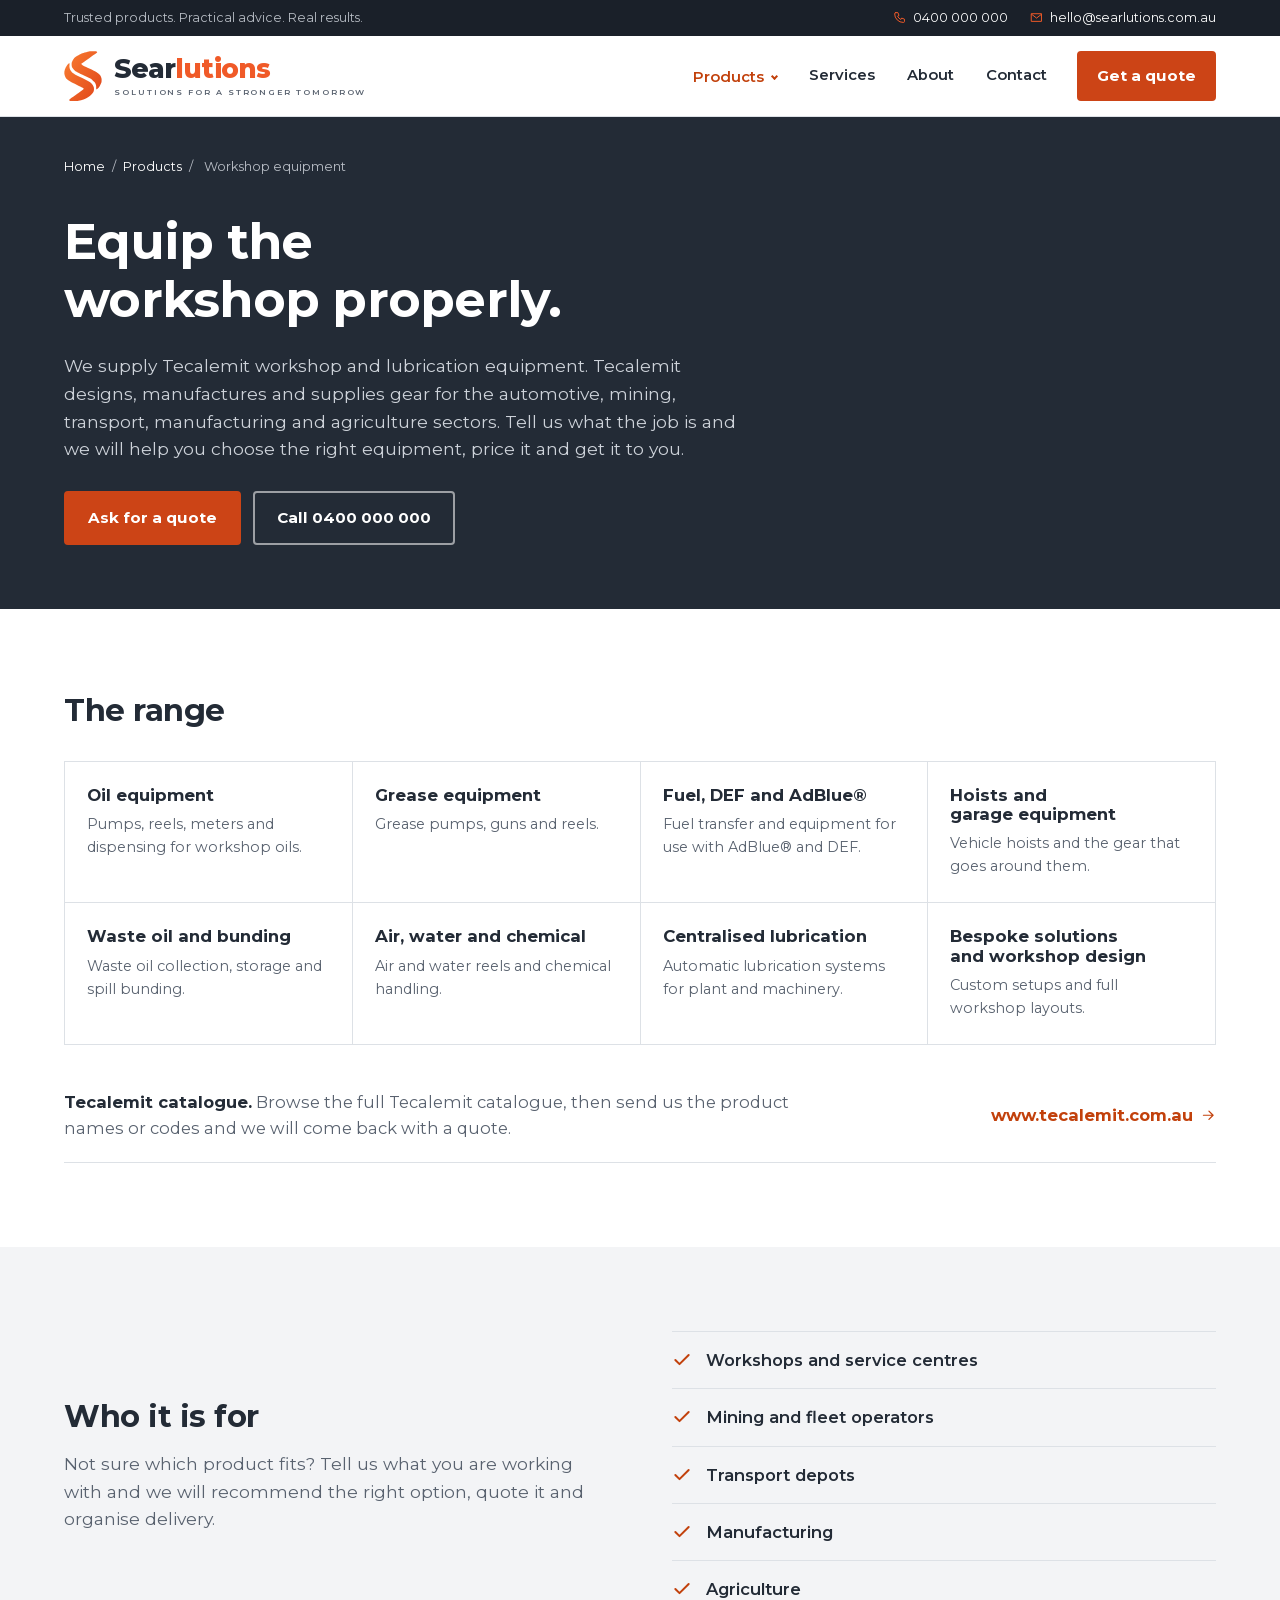
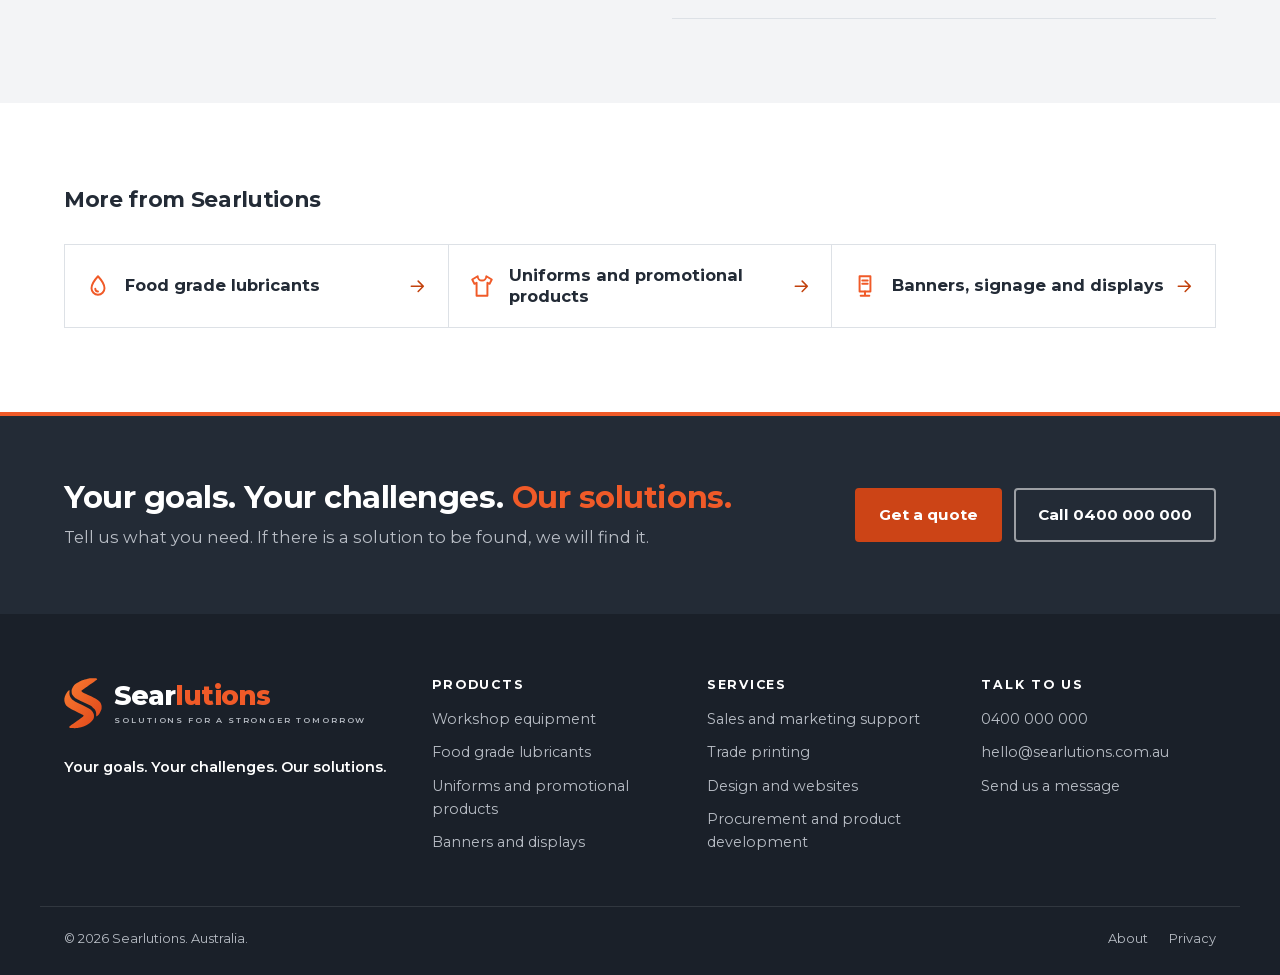
<file: workshop-equipment.html>
<!doctype html>
<html lang="en-AU">
<head>
<meta charset="utf-8">
<meta name="viewport" content="width=device-width, initial-scale=1">
<title>Workshop and lubrication equipment, Tecalemit | Searlutions</title>
<meta name="description" content="Tecalemit oil, grease, fuel and DEF equipment, hoists, waste oil, bunding and centralised lubrication for workshops, mining, transport, manufacturing and agriculture. Quotes through Searlutions.">
<meta name="robots" content="noindex, nofollow">
<link rel="canonical" href="https://searlutions.com.au/workshop-equipment.html">
<meta name="theme-color" content="#232B36">
<meta property="og:type" content="website">
<meta property="og:site_name" content="Searlutions">
<meta property="og:title" content="Workshop and lubrication equipment, Tecalemit | Searlutions">
<meta property="og:description" content="Tecalemit oil, grease, fuel and DEF equipment, hoists, waste oil, bunding and centralised lubrication for workshops, mining, transport, manufacturing and agriculture. Quotes through Searlutions.">
<meta property="og:url" content="https://searlutions.com.au/workshop-equipment.html">
<meta property="og:image" content="https://searlutions.com.au/assets/img/og.png">
<meta name="twitter:card" content="summary_large_image">
<link rel="icon" href="assets/img/favicon.svg" type="image/svg+xml">
<link rel="apple-touch-icon" href="assets/img/apple-touch-icon.png">
<link rel="preload" href="assets/fonts/montserrat.woff2" as="font" type="font/woff2" crossorigin>
<link rel="stylesheet" href="assets/css/styles.css?v=109746dc">
<script>document.documentElement.classList.add('js')</script>
<script type="application/ld+json">{"@context": "https://schema.org", "@type": "ProfessionalService", "name": "Searlutions", "slogan": "Solutions for a stronger tomorrow", "url": "https://searlutions.com.au/", "image": "https://searlutions.com.au/assets/img/og.png", "logo": "https://searlutions.com.au/assets/img/icon-512.png", "telephone": "+61400000000", "email": "hello@searlutions.com.au", "areaServed": "Australia", "description": "Quality products and on-demand sales and marketing solutions for small and growing businesses.", "knowsAbout": ["Workshop and lubrication equipment", "Food grade lubricants", "Uniforms and promotional products", "Banners, signage and displays", "Sales and marketing support", "Trade printing", "Creative design and website development", "Procurement and new product development"]}</script>
</head>
<body>
<a class="skip" href="#main">Skip to content</a>

<div class="topbar">
  <div class="wrap topbar__in">
    <p>Trusted products. Practical advice. Real results.</p>
    <p class="topbar__contact"><a href="tel:+61400000000"><svg class="ico" viewBox="0 0 24 24" fill="none" stroke="currentColor" stroke-width="1.8" stroke-linecap="round" stroke-linejoin="round" aria-hidden="true"><path d="M5 3h4l2 5-2.5 1.5a11 11 0 0 0 6 6L16 13l5 2v4a2 2 0 0 1-2 2A16 16 0 0 1 3 5a2 2 0 0 1 2-2z"/></svg>0400 000 000</a><a href="mailto:hello@searlutions.com.au"><svg class="ico" viewBox="0 0 24 24" fill="none" stroke="currentColor" stroke-width="1.8" stroke-linecap="round" stroke-linejoin="round" aria-hidden="true"><path d="M3 5h18v14H3z"/><path d="m3 6 9 7 9-7"/></svg>hello@searlutions.com.au</a></p>
  </div>
</div>

<header class="bar">
  <div class="wrap bar__in">
    <a class="logo" href="./" aria-label="Searlutions home"><svg xmlns="http://www.w3.org/2000/svg" viewBox="2.7 6.8 61.9 82.3"><defs><linearGradient id="sg18" x1="0" y1="0" x2="1" y2="1"><stop offset="0" stop-color="#F7782F"/><stop offset="1" stop-color="#E24A1C"/></linearGradient></defs><path d="M10.55 27.02C10.27 27.23 10.15 27.13 9.39 28.13C8.62 29.13 6.90 31.30 5.96 33.02C5.03 34.73 4.21 37.09 3.77 38.41C3.33 39.73 3.41 39.93 3.34 40.93C3.28 41.94 3.22 43.30 3.37 44.42C3.51 45.54 3.91 46.75 4.23 47.66C4.56 48.58 4.80 49.08 5.33 49.91C5.85 50.74 6.10 51.52 7.37 52.62C8.63 53.73 8.65 54.19 12.92 56.56C17.19 58.93 29.44 64.95 32.97 66.84C36.51 68.72 33.91 67.60 34.13 67.86C34.36 68.13 34.37 68.15 34.32 68.42C34.27 68.70 34.90 68.57 33.83 69.52C32.75 70.48 31.40 71.57 27.87 74.15C24.35 76.74 15.42 83.05 12.70 85.05C9.98 87.05 11.77 85.77 11.56 86.15C11.35 86.52 11.28 86.96 11.44 87.29C11.60 87.61 12.04 87.92 12.50 88.10C12.96 88.28 13.02 88.30 14.19 88.37C15.36 88.45 18.04 88.57 19.50 88.56C20.97 88.54 21.15 88.56 22.99 88.28C24.83 88.01 27.96 87.61 30.52 86.90C33.08 86.19 35.95 85.15 38.33 84.03C40.71 82.90 43.12 81.40 44.82 80.17C46.51 78.93 47.64 77.55 48.50 76.61C49.37 75.67 49.59 75.27 50.02 74.54C50.44 73.82 50.79 73.06 51.04 72.27C51.30 71.48 51.49 70.78 51.54 69.80C51.58 68.83 51.48 67.37 51.32 66.41C51.15 65.45 51.07 65.00 50.55 64.03C50.04 63.05 49.11 61.59 48.21 60.54C47.31 59.48 47.11 59.01 45.14 57.71C43.17 56.41 39.13 54.15 36.41 52.75C33.69 51.35 31.19 50.49 28.82 49.33C26.45 48.18 24.22 47.03 22.17 45.82C20.12 44.62 17.86 43.14 16.52 42.08C15.19 41.03 14.83 40.42 14.14 39.51C13.46 38.60 12.85 37.79 12.42 36.62C11.99 35.45 11.66 34.02 11.54 32.50C11.43 30.97 11.82 28.42 11.74 27.49C11.67 26.55 11.29 26.95 11.09 26.88C10.89 26.80 10.84 26.81 10.55 27.02Z" fill="url(#sg18)"/><path d="M28.86 12.09C27.11 12.94 25.21 14.17 23.79 15.08C22.37 15.99 21.21 16.83 20.35 17.53C19.49 18.24 19.22 18.54 18.63 19.30C18.04 20.07 17.33 21.15 16.81 22.13C16.29 23.11 15.76 24.25 15.48 25.18C15.20 26.12 15.14 26.73 15.11 27.74C15.09 28.74 15.17 30.24 15.33 31.22C15.49 32.20 15.56 32.64 16.09 33.61C16.62 34.58 17.80 36.19 18.51 37.06C19.22 37.93 19.72 38.29 20.37 38.82C21.03 39.35 20.36 39.11 22.43 40.25C24.51 41.39 28.96 43.73 32.82 45.65C36.69 47.58 42.90 50.36 45.61 51.80C48.31 53.25 47.98 53.38 49.07 54.32C50.17 55.26 51.42 56.58 52.18 57.45C52.94 58.32 53.16 58.54 53.63 59.54C54.10 60.55 54.74 62.00 55.00 63.49C55.25 64.98 55.10 67.58 55.18 68.49C55.25 69.41 55.24 68.89 55.45 68.99C55.66 69.08 56.06 69.23 56.43 69.07C56.80 68.92 56.93 68.90 57.66 68.06C58.39 67.23 59.82 65.76 60.82 64.09C61.81 62.41 63.09 59.61 63.62 58.03C64.14 56.45 63.93 55.59 63.97 54.58C64.02 53.57 64.01 52.82 63.88 51.98C63.75 51.15 63.48 50.34 63.19 49.57C62.89 48.79 62.63 48.14 62.10 47.32C61.57 46.50 61.15 45.72 60.01 44.67C58.88 43.62 57.80 42.53 55.29 41.02C52.77 39.50 48.53 37.38 44.91 35.58C41.30 33.79 35.71 31.29 33.59 30.25C31.47 29.21 32.52 29.70 32.18 29.36C31.85 29.01 31.60 28.60 31.58 28.20C31.55 27.79 28.03 29.94 32.03 26.93C36.04 23.92 51.55 13.12 55.63 10.15C59.70 7.17 56.36 9.33 56.51 9.06C56.66 8.79 56.66 8.75 56.51 8.52C56.35 8.28 56.01 7.85 55.58 7.66C55.15 7.47 55.25 7.42 53.93 7.37C52.61 7.32 49.44 7.28 47.67 7.34C45.89 7.39 45.51 7.28 43.29 7.72C41.06 8.16 36.71 9.25 34.30 9.98C31.90 10.71 30.62 11.24 28.86 12.09Z" fill="url(#sg18)"/></svg><span class="logo__text"><span class="logo__name">Sear<b>lutions</b></span><span class="logo__tag">Solutions for a stronger tomorrow</span></span></a>
    <button class="bar__menu" type="button" aria-expanded="false" aria-controls="nav"><span></span>Menu</button>
    <nav class="bar__nav" id="nav" aria-label="Main">
      <div class="drop">
        <a href="products.html" data-nav="products" aria-current="page">Products</a>
        <div class="drop__panel"><a href="workshop-equipment.html"><svg class="ico" viewBox="0 0 24 24" fill="none" stroke="currentColor" stroke-width="1.8" stroke-linecap="round" stroke-linejoin="round" aria-hidden="true"><path d="M14.7 6.3a1 1 0 0 0 0 1.4l1.6 1.6a1 1 0 0 0 1.4 0l3.77-3.77a6 6 0 0 1-7.94 7.94l-6.91 6.91a2.12 2.12 0 0 1-3-3l6.91-6.91a6 6 0 0 1 7.94-7.94z"/></svg><span>Workshop and lubrication equipment</span></a><a href="food-grade-lubricants.html"><svg class="ico" viewBox="0 0 24 24" fill="none" stroke="currentColor" stroke-width="1.8" stroke-linecap="round" stroke-linejoin="round" aria-hidden="true"><path d="M12 3s6 6.5 6 11a6 6 0 0 1-12 0c0-4.5 6-11 6-11z"/><path d="M9.5 14.5a2.5 2.5 0 0 0 2.5 2.5"/></svg><span>Food grade lubricants</span></a><a href="uniforms-promotional-products.html"><svg class="ico" viewBox="0 0 24 24" fill="none" stroke="currentColor" stroke-width="1.8" stroke-linecap="round" stroke-linejoin="round" aria-hidden="true"><path d="M8 3 3 6l2 4 2-1v12h10V9l2 1 2-4-5-3a4 4 0 0 1-8 0z"/></svg><span>Uniforms and promotional products</span></a><a href="banners-displays.html"><svg class="ico" viewBox="0 0 24 24" fill="none" stroke="currentColor" stroke-width="1.8" stroke-linecap="round" stroke-linejoin="round" aria-hidden="true"><path d="M7 3h10v14H7z"/><path d="M12 17v4M8 21h8M9.5 7h5M9.5 10h5"/></svg><span>Banners, signage and displays</span></a></div>
      </div>
      <a href="services.html" data-nav="services">Services</a>
      <a href="about.html" data-nav="about">About</a>
      <a href="contact.html" data-nav="contact">Contact</a>
      <a class="button" href="contact.html">Get a quote</a>
    </nav>
  </div>
</header>

<main id="main">
<section class="pagehead" aria-labelledby="page-h">
  <div class="wrap pagehead__in">
    <nav class="crumbs" aria-label="Breadcrumb"><a href="./">Home</a> <span>/</span> <a href="products.html">Products</a> <span>/</span> <span aria-current="page">Workshop equipment</span></nav>
    <h1 id="page-h">Equip the workshop properly.</h1>
    <p class="lead">We supply Tecalemit workshop and lubrication equipment. Tecalemit designs, manufactures and supplies gear for the automotive, mining, transport, manufacturing and agriculture sectors. Tell us what the job is and we will help you choose the right equipment, price it and get it to you.</p>
    <p class="actions"><a class="button" href="contact.html?need=Workshop%20and%20lubrication%20equipment">Ask for a quote</a> <a class="button button--ghost" href="tel:+61400000000">Call 0400 000 000</a></p>
  </div>
</section>

<section class="sec" aria-labelledby="range-h">
  <div class="wrap">
    <h2 class="head" id="range-h">The range</h2>
    <ul class="ranges"><li><h3>Oil equipment</h3><p>Pumps, reels, meters and dispensing for workshop oils.</p></li><li><h3>Grease equipment</h3><p>Grease pumps, guns and reels.</p></li><li><h3>Fuel, DEF and AdBlue®</h3><p>Fuel transfer and equipment for use with AdBlue® and DEF.</p></li><li><h3>Hoists and garage equipment</h3><p>Vehicle hoists and the gear that goes around them.</p></li><li><h3>Waste oil and bunding</h3><p>Waste oil collection, storage and spill bunding.</p></li><li><h3>Air, water and chemical</h3><p>Air and water reels and chemical handling.</p></li><li><h3>Centralised lubrication</h3><p>Automatic lubrication systems for plant and machinery.</p></li><li><h3>Bespoke solutions and workshop design</h3><p>Custom setups and full workshop layouts.</p></li></ul>
    <aside class="brandnote"><p><strong>Tecalemit catalogue.</strong> Browse the full Tecalemit catalogue, then send us the product names or codes and we will come back with a quote.</p><a class="link" href="https://www.tecalemit.com.au" target="_blank" rel="noopener">www.tecalemit.com.au <svg class="ico" viewBox="0 0 24 24" fill="none" stroke="currentColor" stroke-width="1.8" stroke-linecap="round" stroke-linejoin="round" aria-hidden="true"><path d="M5 12h14M13 6l6 6-6 6"/></svg></a></aside>
  </div>
</section>

<section class="sec sec--paper" aria-labelledby="for-h">
  <div class="wrap split">
    <div>
      <h2 id="for-h">Who it is for</h2>
      <p class="lead">Not sure which product fits? Tell us what you are working with and we will recommend the right option, quote it and organise delivery.</p>
      
    </div>
    <ul class="ticks"><li><svg class="ico" viewBox="0 0 24 24" fill="none" stroke="currentColor" stroke-width="1.8" stroke-linecap="round" stroke-linejoin="round" aria-hidden="true"><path d="m4 12 5 5L20 6"/></svg>Workshops and service centres</li><li><svg class="ico" viewBox="0 0 24 24" fill="none" stroke="currentColor" stroke-width="1.8" stroke-linecap="round" stroke-linejoin="round" aria-hidden="true"><path d="m4 12 5 5L20 6"/></svg>Mining and fleet operators</li><li><svg class="ico" viewBox="0 0 24 24" fill="none" stroke="currentColor" stroke-width="1.8" stroke-linecap="round" stroke-linejoin="round" aria-hidden="true"><path d="m4 12 5 5L20 6"/></svg>Transport depots</li><li><svg class="ico" viewBox="0 0 24 24" fill="none" stroke="currentColor" stroke-width="1.8" stroke-linecap="round" stroke-linejoin="round" aria-hidden="true"><path d="m4 12 5 5L20 6"/></svg>Manufacturing</li><li><svg class="ico" viewBox="0 0 24 24" fill="none" stroke="currentColor" stroke-width="1.8" stroke-linecap="round" stroke-linejoin="round" aria-hidden="true"><path d="m4 12 5 5L20 6"/></svg>Agriculture</li></ul>
  </div>
</section>

<section class="sec" aria-labelledby="more-h">
  <div class="wrap">
    <h2 class="head head--sm" id="more-h">More from Searlutions</h2>
    <ul class="tiles tiles--three"><li><a class="tile tile--sm" href="food-grade-lubricants.html"><svg class="ico" viewBox="0 0 24 24" fill="none" stroke="currentColor" stroke-width="1.8" stroke-linecap="round" stroke-linejoin="round" aria-hidden="true"><path d="M12 3s6 6.5 6 11a6 6 0 0 1-12 0c0-4.5 6-11 6-11z"/><path d="M9.5 14.5a2.5 2.5 0 0 0 2.5 2.5"/></svg><span class="tile__name">Food grade lubricants</span><svg class="ico tile__go" viewBox="0 0 24 24" fill="none" stroke="currentColor" stroke-width="1.8" stroke-linecap="round" stroke-linejoin="round" aria-hidden="true"><path d="M5 12h14M13 6l6 6-6 6"/></svg></a></li><li><a class="tile tile--sm" href="uniforms-promotional-products.html"><svg class="ico" viewBox="0 0 24 24" fill="none" stroke="currentColor" stroke-width="1.8" stroke-linecap="round" stroke-linejoin="round" aria-hidden="true"><path d="M8 3 3 6l2 4 2-1v12h10V9l2 1 2-4-5-3a4 4 0 0 1-8 0z"/></svg><span class="tile__name">Uniforms and promotional products</span><svg class="ico tile__go" viewBox="0 0 24 24" fill="none" stroke="currentColor" stroke-width="1.8" stroke-linecap="round" stroke-linejoin="round" aria-hidden="true"><path d="M5 12h14M13 6l6 6-6 6"/></svg></a></li><li><a class="tile tile--sm" href="banners-displays.html"><svg class="ico" viewBox="0 0 24 24" fill="none" stroke="currentColor" stroke-width="1.8" stroke-linecap="round" stroke-linejoin="round" aria-hidden="true"><path d="M7 3h10v14H7z"/><path d="M12 17v4M8 21h8M9.5 7h5M9.5 10h5"/></svg><span class="tile__name">Banners, signage and displays</span><svg class="ico tile__go" viewBox="0 0 24 24" fill="none" stroke="currentColor" stroke-width="1.8" stroke-linecap="round" stroke-linejoin="round" aria-hidden="true"><path d="M5 12h14M13 6l6 6-6 6"/></svg></a></li></ul>
  </div>
</section>

<section class="cta" aria-labelledby="cta-h">
  <div class="wrap cta__in">
    <div>
      <h2 id="cta-h">Your goals. Your challenges. <em>Our solutions.</em></h2>
      <p>Tell us what you need. If there is a solution to be found, we will find it.</p>
    </div>
    <p class="actions"><a class="button" href="contact.html">Get a quote</a> <a class="button button--ghost-light" href="tel:+61400000000">Call 0400 000 000</a></p>
  </div>
</section>


</main>

<footer class="foot">
  <div class="wrap foot__grid">
    <div class="foot__brand">
      <a class="logo logo--light" href="./" aria-label="Searlutions home"><svg xmlns="http://www.w3.org/2000/svg" viewBox="2.7 6.8 61.9 82.3"><defs><linearGradient id="sg19" x1="0" y1="0" x2="1" y2="1"><stop offset="0" stop-color="#F7782F"/><stop offset="1" stop-color="#E24A1C"/></linearGradient></defs><path d="M10.55 27.02C10.27 27.23 10.15 27.13 9.39 28.13C8.62 29.13 6.90 31.30 5.96 33.02C5.03 34.73 4.21 37.09 3.77 38.41C3.33 39.73 3.41 39.93 3.34 40.93C3.28 41.94 3.22 43.30 3.37 44.42C3.51 45.54 3.91 46.75 4.23 47.66C4.56 48.58 4.80 49.08 5.33 49.91C5.85 50.74 6.10 51.52 7.37 52.62C8.63 53.73 8.65 54.19 12.92 56.56C17.19 58.93 29.44 64.95 32.97 66.84C36.51 68.72 33.91 67.60 34.13 67.86C34.36 68.13 34.37 68.15 34.32 68.42C34.27 68.70 34.90 68.57 33.83 69.52C32.75 70.48 31.40 71.57 27.87 74.15C24.35 76.74 15.42 83.05 12.70 85.05C9.98 87.05 11.77 85.77 11.56 86.15C11.35 86.52 11.28 86.96 11.44 87.29C11.60 87.61 12.04 87.92 12.50 88.10C12.96 88.28 13.02 88.30 14.19 88.37C15.36 88.45 18.04 88.57 19.50 88.56C20.97 88.54 21.15 88.56 22.99 88.28C24.83 88.01 27.96 87.61 30.52 86.90C33.08 86.19 35.95 85.15 38.33 84.03C40.71 82.90 43.12 81.40 44.82 80.17C46.51 78.93 47.64 77.55 48.50 76.61C49.37 75.67 49.59 75.27 50.02 74.54C50.44 73.82 50.79 73.06 51.04 72.27C51.30 71.48 51.49 70.78 51.54 69.80C51.58 68.83 51.48 67.37 51.32 66.41C51.15 65.45 51.07 65.00 50.55 64.03C50.04 63.05 49.11 61.59 48.21 60.54C47.31 59.48 47.11 59.01 45.14 57.71C43.17 56.41 39.13 54.15 36.41 52.75C33.69 51.35 31.19 50.49 28.82 49.33C26.45 48.18 24.22 47.03 22.17 45.82C20.12 44.62 17.86 43.14 16.52 42.08C15.19 41.03 14.83 40.42 14.14 39.51C13.46 38.60 12.85 37.79 12.42 36.62C11.99 35.45 11.66 34.02 11.54 32.50C11.43 30.97 11.82 28.42 11.74 27.49C11.67 26.55 11.29 26.95 11.09 26.88C10.89 26.80 10.84 26.81 10.55 27.02Z" fill="url(#sg19)"/><path d="M28.86 12.09C27.11 12.94 25.21 14.17 23.79 15.08C22.37 15.99 21.21 16.83 20.35 17.53C19.49 18.24 19.22 18.54 18.63 19.30C18.04 20.07 17.33 21.15 16.81 22.13C16.29 23.11 15.76 24.25 15.48 25.18C15.20 26.12 15.14 26.73 15.11 27.74C15.09 28.74 15.17 30.24 15.33 31.22C15.49 32.20 15.56 32.64 16.09 33.61C16.62 34.58 17.80 36.19 18.51 37.06C19.22 37.93 19.72 38.29 20.37 38.82C21.03 39.35 20.36 39.11 22.43 40.25C24.51 41.39 28.96 43.73 32.82 45.65C36.69 47.58 42.90 50.36 45.61 51.80C48.31 53.25 47.98 53.38 49.07 54.32C50.17 55.26 51.42 56.58 52.18 57.45C52.94 58.32 53.16 58.54 53.63 59.54C54.10 60.55 54.74 62.00 55.00 63.49C55.25 64.98 55.10 67.58 55.18 68.49C55.25 69.41 55.24 68.89 55.45 68.99C55.66 69.08 56.06 69.23 56.43 69.07C56.80 68.92 56.93 68.90 57.66 68.06C58.39 67.23 59.82 65.76 60.82 64.09C61.81 62.41 63.09 59.61 63.62 58.03C64.14 56.45 63.93 55.59 63.97 54.58C64.02 53.57 64.01 52.82 63.88 51.98C63.75 51.15 63.48 50.34 63.19 49.57C62.89 48.79 62.63 48.14 62.10 47.32C61.57 46.50 61.15 45.72 60.01 44.67C58.88 43.62 57.80 42.53 55.29 41.02C52.77 39.50 48.53 37.38 44.91 35.58C41.30 33.79 35.71 31.29 33.59 30.25C31.47 29.21 32.52 29.70 32.18 29.36C31.85 29.01 31.60 28.60 31.58 28.20C31.55 27.79 28.03 29.94 32.03 26.93C36.04 23.92 51.55 13.12 55.63 10.15C59.70 7.17 56.36 9.33 56.51 9.06C56.66 8.79 56.66 8.75 56.51 8.52C56.35 8.28 56.01 7.85 55.58 7.66C55.15 7.47 55.25 7.42 53.93 7.37C52.61 7.32 49.44 7.28 47.67 7.34C45.89 7.39 45.51 7.28 43.29 7.72C41.06 8.16 36.71 9.25 34.30 9.98C31.90 10.71 30.62 11.24 28.86 12.09Z" fill="url(#sg19)"/></svg><span class="logo__text"><span class="logo__name">Sear<b>lutions</b></span><span class="logo__tag">Solutions for a stronger tomorrow</span></span></a>
      <p>Your goals. Your challenges. Our solutions.</p>
    </div>
    <div>
      <h2>Products</h2>
      <ul><li><a href="workshop-equipment.html">Workshop equipment</a></li><li><a href="food-grade-lubricants.html">Food grade lubricants</a></li><li><a href="uniforms-promotional-products.html">Uniforms and promotional products</a></li><li><a href="banners-displays.html">Banners and displays</a></li></ul>
    </div>
    <div>
      <h2>Services</h2>
      <ul><li><a href="services.html#support">Sales and marketing support</a></li><li><a href="services.html#printing">Trade printing</a></li><li><a href="services.html#design">Design and websites</a></li><li><a href="services.html#procurement">Procurement and product development</a></li></ul>
    </div>
    <div>
      <h2>Talk to us</h2>
      <ul><li><a href="tel:+61400000000">0400 000 000</a></li><li><a href="mailto:hello@searlutions.com.au">hello@searlutions.com.au</a></li><li><a href="contact.html">Send us a message</a></li></ul>
    </div>
  </div>
  <div class="wrap foot__meta">
    <p>&copy; 2026 Searlutions. Australia.</p>
    <p><a href="about.html">About</a> <a href="privacy.html">Privacy</a></p>
  </div>
</footer>

<div class="callbar">
  <a href="tel:+61400000000"><svg class="ico" viewBox="0 0 24 24" fill="none" stroke="currentColor" stroke-width="1.8" stroke-linecap="round" stroke-linejoin="round" aria-hidden="true"><path d="M5 3h4l2 5-2.5 1.5a11 11 0 0 0 6 6L16 13l5 2v4a2 2 0 0 1-2 2A16 16 0 0 1 3 5a2 2 0 0 1 2-2z"/></svg>Call</a>
  <a class="callbar__main" href="contact.html">Get a quote</a>
</div>

<script src="assets/js/main.js?v=109746dc" defer></script>
</body>
</html>
</file>
<file: assets/css/styles.css>
/* Searlutions. Brand: orange #F05A28, charcoal #232B36, grey #B8BDC5, Montserrat.
   Layout idea: a trade supplier's catalogue. Flat charcoal heads, hairline grids, square-ish corners,
   orange used for action and emphasis only. */

@font-face {
  font-family: "Montserrat";
  src: url("../fonts/montserrat.woff2") format("woff2");
  font-weight: 400 800;
  font-display: swap;
}

:root {
  --orange: #F05A28;          /* brand: icons, rules, orange on charcoal */
  --orange-btn: #CC4416;      /* white text passes AA on this */
  --orange-btn-hi: #B93D12;
  --orange-text: #C2410C;     /* small orange text on white or paper */
  --ink: #232B36;
  --ink-2: #1A2029;
  --grey: #B8BDC5;
  --muted: #59626F;
  --paper: #F3F4F6;
  --line: #DDE1E6;
  --radius: 4px;
  --wrap: 1200px;
  --font: "Montserrat", system-ui, -apple-system, "Segoe UI", Arial, sans-serif;
}

*, *::before, *::after { box-sizing: border-box; }
html { -webkit-text-size-adjust: 100%; scroll-behavior: smooth; scroll-padding-top: 96px; }
body { margin: 0; font-family: var(--font); font-size: 16.5px; line-height: 1.6; color: var(--ink); background: #fff; }
img, svg { display: block; max-width: 100%; }
a { color: inherit; }
h1, h2, h3 { line-height: 1.15; letter-spacing: -.015em; margin: 0 0 .5em; font-weight: 700; text-wrap: balance; }
h1 { font-size: clamp(2.1rem, 4vw, 3.1rem); }
h2 { font-size: clamp(1.55rem, 2.4vw, 2rem); }
h3 { font-size: 1.05rem; letter-spacing: 0; }
p { margin: 0 0 1em; }
ul, ol { margin: 0; padding: 0; list-style: none; }
:focus-visible { outline: 3px solid var(--orange); outline-offset: 3px; }

.skip { position: absolute; left: -9999px; top: 8px; z-index: 100; background: var(--ink); color: #fff; padding: 10px 16px; }
.skip:focus { left: 8px; }
.wrap { max-width: var(--wrap); margin: 0 auto; padding: 0 24px; }
.ico { width: 1.25em; height: 1.25em; flex: none; }
.lead { font-size: 1.08rem; color: var(--muted); max-width: 62ch; }
.small { font-size: .9rem; color: var(--muted); }
.actions { display: flex; flex-wrap: wrap; gap: 12px; margin: 28px 0 0; }

/* Buttons and links */
.button {
  display: inline-flex; align-items: center; gap: .55em; padding: 13px 22px; border-radius: var(--radius);
  background: var(--orange-btn); color: #fff; font-weight: 700; font-size: .95rem; text-decoration: none;
  border: 2px solid var(--orange-btn); transition: background .15s, border-color .15s, color .15s;
}
.button:hover { background: var(--orange-btn-hi); border-color: var(--orange-btn-hi); }
.button .ico { width: 1.05em; height: 1.05em; }
.button--ghost { background: transparent; color: var(--ink); border-color: var(--ink); }
.button--ghost:hover { background: var(--ink); color: #fff; border-color: var(--ink); }
.button--ghost-light { background: transparent; color: #fff; border-color: rgba(255, 255, 255, .55); }
.button--ghost-light:hover { background: #fff; color: var(--ink); border-color: #fff; }
.button--big { padding: 15px 28px; font-size: 1rem; }
.link { display: inline-flex; align-items: center; gap: .4em; font-weight: 700; color: var(--orange-text); text-decoration: none; }
.link:hover { text-decoration: underline; text-underline-offset: 4px; }
.link .ico { width: 1em; height: 1em; }

/* Top bar */
.topbar { background: var(--ink-2); color: var(--grey); font-size: .78rem; }
.topbar__in { display: flex; justify-content: space-between; align-items: center; gap: 16px; min-height: 36px; }
.topbar p { margin: 0; }
.topbar__contact { display: flex; gap: 22px; }
.topbar a { display: inline-flex; align-items: center; gap: 7px; text-decoration: none; color: #fff; }
.topbar a:hover { color: var(--orange); }
.topbar .ico { color: var(--orange); width: 1.05em; height: 1.05em; }

/* Header */
.bar { position: sticky; top: 0; z-index: 50; background: #fff; border-bottom: 1px solid var(--line); }
.bar__in { display: flex; align-items: center; justify-content: space-between; gap: 20px; min-height: 80px; }
.logo { display: inline-flex; align-items: center; gap: 12px; text-decoration: none; color: var(--ink); }
.logo svg { width: 38px; height: auto; }
.logo__text { display: flex; flex-direction: column; line-height: 1; }
.logo__name { font-size: 1.65rem; font-weight: 800; letter-spacing: -.035em; }
.logo__name b { color: var(--orange); font-weight: 800; }
.logo__tag { font-size: .5rem; font-weight: 600; letter-spacing: .24em; text-transform: uppercase; color: var(--muted); margin-top: 6px; }
.logo--light { color: #fff; }
.logo--light .logo__tag { color: var(--grey); }
.bar__nav { display: flex; align-items: center; gap: 4px; }
.bar__nav > a:not(.button), .drop > a { padding: 10px 14px; font-weight: 600; font-size: .93rem; text-decoration: none; }
.bar__nav > a:not(.button):hover, .drop > a:hover { color: var(--orange-text); }
.bar__nav [aria-current="page"] { color: var(--orange-text); }
.bar__nav .button { margin-left: 12px; padding: 11px 18px; }
.bar__menu { display: none; }
.drop { position: relative; }
.drop > a::after { content: ""; display: inline-block; width: 5px; height: 5px; margin-left: 8px; border-right: 2px solid currentColor; border-bottom: 2px solid currentColor; transform: translateY(-3px) rotate(45deg); }
.drop__panel {
  position: absolute; left: 0; top: 100%; width: 320px; padding: 6px 0; background: #fff;
  border: 1px solid var(--line); border-top: 3px solid var(--orange); box-shadow: 0 12px 28px rgba(26, 32, 41, .12);
  opacity: 0; visibility: hidden; transition: opacity .15s, visibility .15s;
}
.drop:hover .drop__panel, .drop:focus-within .drop__panel { opacity: 1; visibility: visible; }
.drop__panel a { display: flex; align-items: center; gap: 12px; padding: 11px 16px; text-decoration: none; font-weight: 600; font-size: .9rem; }
.drop__panel a:hover { background: var(--paper); color: var(--orange-text); }
.drop__panel .ico { color: var(--orange); }

/* Hero: the brand board's charcoal tile with the orange S */
.hero { background: var(--ink); color: #fff; }
.hero__in { display: grid; grid-template-columns: 1fr auto; gap: 64px; align-items: center; padding-top: 80px; padding-bottom: 80px; }
.hero h1 { font-size: clamp(2.3rem, 4.6vw, 3.5rem); font-weight: 800; letter-spacing: -.025em; margin-bottom: 20px; }
.hero h1 em { font-style: normal; color: var(--orange); }
.hero .lead { color: #CDD2D9; }
.hero__mark { width: 260px; margin-right: 40px; }
.hero__mark svg { width: 100%; height: auto; }

/* Points strip under the hero */
.points { display: grid; grid-template-columns: repeat(4, 1fr); border-bottom: 1px solid var(--line); }
.points li { display: flex; gap: 14px; align-items: flex-start; padding: 26px 22px; font-size: .88rem; color: var(--muted); line-height: 1.45; }
.points li + li { border-left: 1px solid var(--line); }
.points li:first-child { padding-left: 0; }
.points .ico { width: 26px; height: 26px; color: var(--orange); }
.points span { display: flex; flex-direction: column; }
.points b { color: var(--ink); font-size: .95rem; margin-bottom: 2px; }

/* Sections */
.sec { padding: 84px 0; }
.sec--paper { background: var(--paper); }
.sec--tiles { padding-top: 72px; }
.head { margin-bottom: 32px; }
.head--sm { font-size: 1.35rem; }
.head-row { display: flex; justify-content: space-between; align-items: baseline; gap: 20px; }
.split { display: grid; grid-template-columns: 1fr 1fr; gap: 64px; align-items: center; }
.split--top { align-items: start; }

/* Hairline grids: tiles, services, ranges and product lines share their borders */
.tiles, .svc, .ranges, .lines {
  display: grid; gap: 1px; background: var(--line); border: 1px solid var(--line);
}
.tiles { grid-template-columns: repeat(6, 1fr); }
.tiles--three { grid-template-columns: repeat(3, 1fr); }
.tiles > li, .svc > li, .ranges > li, .lines > li { background: #fff; }

.tile { position: relative; display: flex; flex-direction: column; height: 100%; padding: 24px 20px 54px; text-decoration: none; transition: background .15s; }
.tile::before { content: ""; position: absolute; left: 0; right: 0; top: 0; height: 3px; background: var(--orange); transform: scaleX(0); transform-origin: left; transition: transform .2s; }
.tile:hover { background: var(--paper); }
.tile:hover::before { transform: none; }
.tile > .ico:first-child { width: 30px; height: 30px; color: var(--orange); margin-bottom: 18px; }
.tile__name { font-weight: 700; line-height: 1.3; }
.tile__sub { margin-top: 6px; font-size: .82rem; color: var(--muted); line-height: 1.45; }
.tile__go { position: absolute; left: 20px; bottom: 20px; color: var(--orange-text); transition: transform .15s; }
.tile:hover .tile__go { transform: translateX(4px); }
.tile--sm { flex-direction: row; align-items: center; gap: 14px; padding: 20px 50px 20px 20px; }
.tile--sm > .ico:first-child { margin: 0; width: 26px; height: 26px; }
.tile--sm .tile__go { left: auto; right: 20px; bottom: auto; }

.svc { grid-template-columns: 1fr 1fr; }
.svc a { display: block; height: 100%; padding: 26px; text-decoration: none; transition: background .15s; }
.svc a:hover { background: var(--paper); }
.sec--paper .svc a:hover { background: #FAFAFB; }
.svc .ico { width: 28px; height: 28px; color: var(--orange); margin-bottom: 14px; }
.svc h3 { margin-bottom: 6px; }
.svc p { margin: 0; font-size: .9rem; color: var(--muted); }

/* Steps: sequential, so the numbers mean something */
.steps { display: grid; grid-template-columns: repeat(3, 1fr); gap: 40px; }
.steps li { padding-top: 20px; border-top: 2px solid var(--ink); }
.steps__n { display: block; font-size: .85rem; font-weight: 700; color: var(--orange-text); font-variant-numeric: tabular-nums; margin-bottom: 12px; }
.steps p { margin: 0; color: var(--muted); }

/* FAQ */
.faq { border-top: 1px solid var(--line); }
.qa { border-bottom: 1px solid var(--line); }
.qa summary { cursor: pointer; list-style: none; padding: 20px 48px 20px 0; font-weight: 700; position: relative; }
.qa summary::-webkit-details-marker { display: none; }
.qa summary::after { content: "+"; position: absolute; right: 4px; top: 50%; transform: translateY(-50%); font-size: 1.4rem; font-weight: 500; color: var(--orange-text); }
.qa[open] summary::after { content: "\2212"; }
.qa p { margin: 0; padding: 0 48px 22px 0; color: var(--muted); }

/* CTA band */
.cta { background: var(--ink); color: #fff; border-top: 4px solid var(--orange); }
.cta__in { display: flex; justify-content: space-between; align-items: center; gap: 40px; padding-top: 64px; padding-bottom: 64px; }
.cta h2 { margin-bottom: 8px; }
.cta h2 em { font-style: normal; color: var(--orange); }
.cta p { color: var(--grey); margin: 0; }
.cta .actions { margin: 0; flex: none; }

/* Page heads */
.pagehead { background: var(--ink); color: #fff; }
.pagehead__in { padding-top: 40px; padding-bottom: 64px; }
.pagehead h1 { max-width: 22ch; }
.pagehead .lead { color: #CDD2D9; }
.pagehead .lead a { color: #fff; }
.pagehead .eyebrow { font-size: .78rem; font-weight: 700; letter-spacing: .14em; text-transform: uppercase; color: var(--orange); margin: 24px 0 12px; }
.pagehead .button--ghost { color: #fff; border-color: rgba(255, 255, 255, .55); }
.pagehead .button--ghost:hover { background: #fff; color: var(--ink); }
.pagehead--full .pagehead__in { padding-top: 96px; padding-bottom: 120px; }
.crumbs { font-size: .8rem; color: var(--grey); margin-bottom: 36px; }
.crumbs a { color: #fff; text-decoration: none; }
.crumbs a:hover { text-decoration: underline; }
.crumbs span { margin: 0 4px; }
.jump { display: flex; flex-wrap: wrap; gap: 8px 28px; margin-top: 28px; }
.jump a { font-size: .9rem; font-weight: 600; color: #fff; text-decoration: none; border-bottom: 2px solid var(--orange); padding-bottom: 3px; }
.jump a:hover { color: var(--orange); }

/* Ranges (product line pages) */
.ranges { grid-template-columns: repeat(4, 1fr); }
.ranges li { padding: 24px 22px; }
.ranges h3 { margin-bottom: 8px; }
.ranges p { margin: 0; font-size: .9rem; color: var(--muted); }
.brandnote { display: flex; justify-content: space-between; align-items: center; gap: 24px; margin-top: 24px; padding: 20px 0; border-bottom: 1px solid var(--line); }
.brandnote p { margin: 0; max-width: 70ch; color: var(--muted); }
.brandnote strong { color: var(--ink); }
.brandnote .link { flex: none; }
.ticks { border-top: 1px solid var(--line); }
.ticks li { display: flex; gap: 14px; align-items: center; padding: 15px 0; border-bottom: 1px solid var(--line); font-weight: 600; }
.ticks .ico { color: var(--orange-text); width: 20px; height: 20px; stroke-width: 2.4; }

/* Product line cards */
.lines { grid-template-columns: 1fr 1fr; }
.linecard a { display: flex; flex-direction: column; height: 100%; padding: 34px; text-decoration: none; transition: background .15s; }
.linecard a:hover { background: var(--paper); }
.linecard__ico .ico { width: 34px; height: 34px; color: var(--orange); margin-bottom: 20px; }
.linecard__brand { font-size: .78rem; font-weight: 700; letter-spacing: .14em; text-transform: uppercase; color: var(--orange-text); margin-bottom: 8px; }
.linecard h2 { font-size: 1.4rem; }
.linecard p { color: var(--muted); }
.linecard ul { columns: 2; column-gap: 24px; margin: 4px 0 28px; }
.linecard ul li { position: relative; padding: 0 0 6px 16px; font-size: .88rem; break-inside: avoid; }
.linecard ul li::before { content: ""; position: absolute; left: 0; top: .7em; width: 7px; height: 2px; background: var(--orange); }
.more { margin-top: auto; display: inline-flex; align-items: center; gap: .45em; font-weight: 700; color: var(--orange-text); }
.more .ico { width: 1em; height: 1em; transition: transform .15s; }
.linecard a:hover .more .ico { transform: translateX(4px); }

/* Services page */
.svcblock { scroll-margin-top: 90px; }
.badge .ico { width: 36px; height: 36px; color: var(--orange); margin-bottom: 20px; }
.svcblock .button { margin-top: 8px; }

/* Prose */
.prose p { color: #3B4552; max-width: 65ch; }
.prose h2 { font-size: 1.3rem; margin-top: 1.8em; }
.prose h2:first-child { margin-top: 0; }
.prose--narrow { max-width: 720px; }
.prose a { color: var(--orange-text); }

/* Contact */
.contact { display: grid; grid-template-columns: 1.5fr 1fr; gap: 64px; align-items: start; }
.form { display: grid; grid-template-columns: 1fr 1fr; gap: 18px 20px; }
.field { display: flex; flex-direction: column; gap: 7px; }
.field--wide, .form__error, .form__note, .form .button { grid-column: 1 / -1; }
.form .button { justify-self: start; }
label { font-weight: 700; font-size: .88rem; }
label span { font-weight: 500; color: var(--muted); }
input, select, textarea { font: inherit; font-size: 1rem; padding: 12px 14px; border: 1px solid #BFC5CD; border-radius: var(--radius); background: #fff; color: var(--ink); width: 100%; }
input:focus, select:focus, textarea:focus { outline: none; border-color: var(--ink); box-shadow: 0 0 0 3px rgba(240, 90, 40, .25); }
textarea { resize: vertical; }
.form__hp { position: absolute; left: -9999px; }
.form__error { margin: 0; padding: 14px 16px; background: #FDECEA; border-left: 4px solid #B42318; font-weight: 600; }
.form__note { margin: 0; font-size: .85rem; color: var(--muted); }
.form__note a { color: inherit; }
.contact__side { padding-left: 40px; border-left: 1px solid var(--line); }
.contact__side h2 { font-size: 1.35rem; }
.contact__side h3 { margin-top: 36px; }
.contact__big { margin: 0 0 10px; }
.contact__big a { display: inline-flex; align-items: center; gap: 12px; font-weight: 700; font-size: 1.1rem; text-decoration: none; word-break: break-word; }
.contact__big a:hover { color: var(--orange-text); }
.contact__big .ico { width: 22px; height: 22px; color: var(--orange); }
.mini { counter-reset: m; display: grid; gap: 12px; }
.mini li { counter-increment: m; display: flex; gap: 14px; color: var(--muted); }
.mini li::before { content: counter(m); flex: none; width: 1.4em; font-weight: 700; color: var(--orange-text); font-variant-numeric: tabular-nums; }

/* Footer */
.foot { background: var(--ink-2); color: var(--grey); font-size: .9rem; padding-top: 64px; }
.foot__grid { display: grid; grid-template-columns: 1.4fr 1fr 1fr 1fr; gap: 40px; padding-bottom: 52px; }
.foot__brand p { margin-top: 20px; color: #fff; font-weight: 600; }
.foot h2 { font-size: .78rem; letter-spacing: .14em; text-transform: uppercase; color: #fff; margin-bottom: 16px; }
.foot ul { display: grid; gap: 10px; }
.foot a { text-decoration: none; }
.foot a:hover { color: var(--orange); }
.foot__meta { display: flex; justify-content: space-between; gap: 16px; padding-top: 22px; padding-bottom: 26px; border-top: 1px solid rgba(255, 255, 255, .1); font-size: .8rem; }
.foot__meta p { margin: 0; }
.foot__meta a + a { margin-left: 18px; }

/* Mobile call bar */
.callbar { display: none; }

@media (prefers-reduced-motion: reduce) {
  html { scroll-behavior: auto; }
  * { transition: none !important; }
}

/* Responsive */
@media (max-width: 1100px) {
  .tiles { grid-template-columns: repeat(3, 1fr); }
  .ranges { grid-template-columns: repeat(2, 1fr); }
  .points { grid-template-columns: 1fr 1fr; }
  .points li:nth-child(3) { border-left: 0; padding-left: 0; }
  .points li:nth-child(n+3) { border-top: 1px solid var(--line); }
  .foot__grid { grid-template-columns: 1fr 1fr; }
  .hero__mark { width: 200px; margin-right: 0; }
}
@media (max-width: 960px) {
  .bar__menu { display: inline-flex; align-items: center; gap: 10px; padding: 10px 14px; font: inherit; font-weight: 700; background: none; border: 1px solid var(--line); border-radius: var(--radius); color: var(--ink); cursor: pointer; }
  .bar__menu span, .bar__menu span::before, .bar__menu span::after { display: block; width: 18px; height: 2px; background: currentColor; position: relative; }
  .bar__menu span::before, .bar__menu span::after { content: ""; position: absolute; left: 0; }
  .bar__menu span::before { top: -6px; }
  .bar__menu span::after { top: 6px; }
  .bar__nav { display: none; position: absolute; left: 0; right: 0; top: 100%; flex-direction: column; align-items: stretch; gap: 0; padding: 8px 24px 24px; background: #fff; border-bottom: 1px solid var(--line); box-shadow: 0 20px 30px rgba(26, 32, 41, .1); max-height: calc(100vh - 80px); overflow: auto; }
  .bar__nav.is-open { display: flex; }
  .bar__nav > a:not(.button), .drop > a { padding: 14px 0; border-bottom: 1px solid var(--line); }
  .drop > a::after { display: none; }
  .drop__panel { position: static; width: auto; opacity: 1; visibility: visible; box-shadow: none; border: 0; padding: 4px 0 8px; }
  .drop__panel a { padding: 10px 0; }
  .bar__nav .button { margin: 18px 0 0; justify-content: center; }
  .hero__in { grid-template-columns: 1fr; padding-top: 60px; padding-bottom: 64px; }
  .hero__mark { display: none; }
  .split, .contact { grid-template-columns: 1fr; gap: 36px; }
  .contact__side { padding-left: 0; border-left: 0; padding-top: 32px; border-top: 1px solid var(--line); }
  .steps { grid-template-columns: 1fr; gap: 28px; }
  .lines { grid-template-columns: 1fr; }
  .tiles--three { grid-template-columns: 1fr; }
  .cta__in { flex-direction: column; align-items: flex-start; }
  .brandnote { flex-direction: column; align-items: flex-start; }
}
@media (max-width: 720px) {
  body { font-size: 16px; padding-bottom: 68px; }
  .topbar__in > p:first-child { display: none; }
  .topbar__in { justify-content: center; }
  .topbar__contact { gap: 16px; font-size: .76rem; }
  .bar__in { min-height: 70px; }
  .logo svg { width: 30px; }
  .logo__name { font-size: 1.38rem; }
  .logo__tag { font-size: .43rem; letter-spacing: .18em; }
  .sec { padding: 60px 0; }
  .points { grid-template-columns: 1fr; }
  .points li, .points li:first-child, .points li:nth-child(3) { padding: 16px 0; border-left: 0; }
  .points li + li { border-left: 0; border-top: 1px solid var(--line); }
  .tiles { grid-template-columns: 1fr 1fr; }
  .tile { padding: 18px 16px 48px; }
  .tile__go { left: 16px; bottom: 16px; }
  .svc, .ranges { grid-template-columns: 1fr; }
  .linecard a { padding: 26px 22px; }
  .linecard ul { columns: 1; }
  .form { grid-template-columns: 1fr; }
  .foot__grid { grid-template-columns: 1fr; gap: 32px; }
  .foot__meta { flex-direction: column; }
  .head-row { flex-direction: column; gap: 0; margin-bottom: 24px; }
  .head-row .head { margin-bottom: 8px; }
  .callbar { display: grid; grid-template-columns: 1fr 2fr; gap: 8px; position: fixed; left: 0; right: 0; bottom: 0; z-index: 60; padding: 10px 12px calc(10px + env(safe-area-inset-bottom)); background: #fff; border-top: 1px solid var(--line); }
  .callbar a { display: flex; align-items: center; justify-content: center; gap: 8px; padding: 13px; border-radius: var(--radius); font-weight: 700; text-decoration: none; border: 2px solid var(--ink); }
  .callbar__main { background: var(--orange-btn); border-color: var(--orange-btn) !important; color: #fff; }
}
</file>
